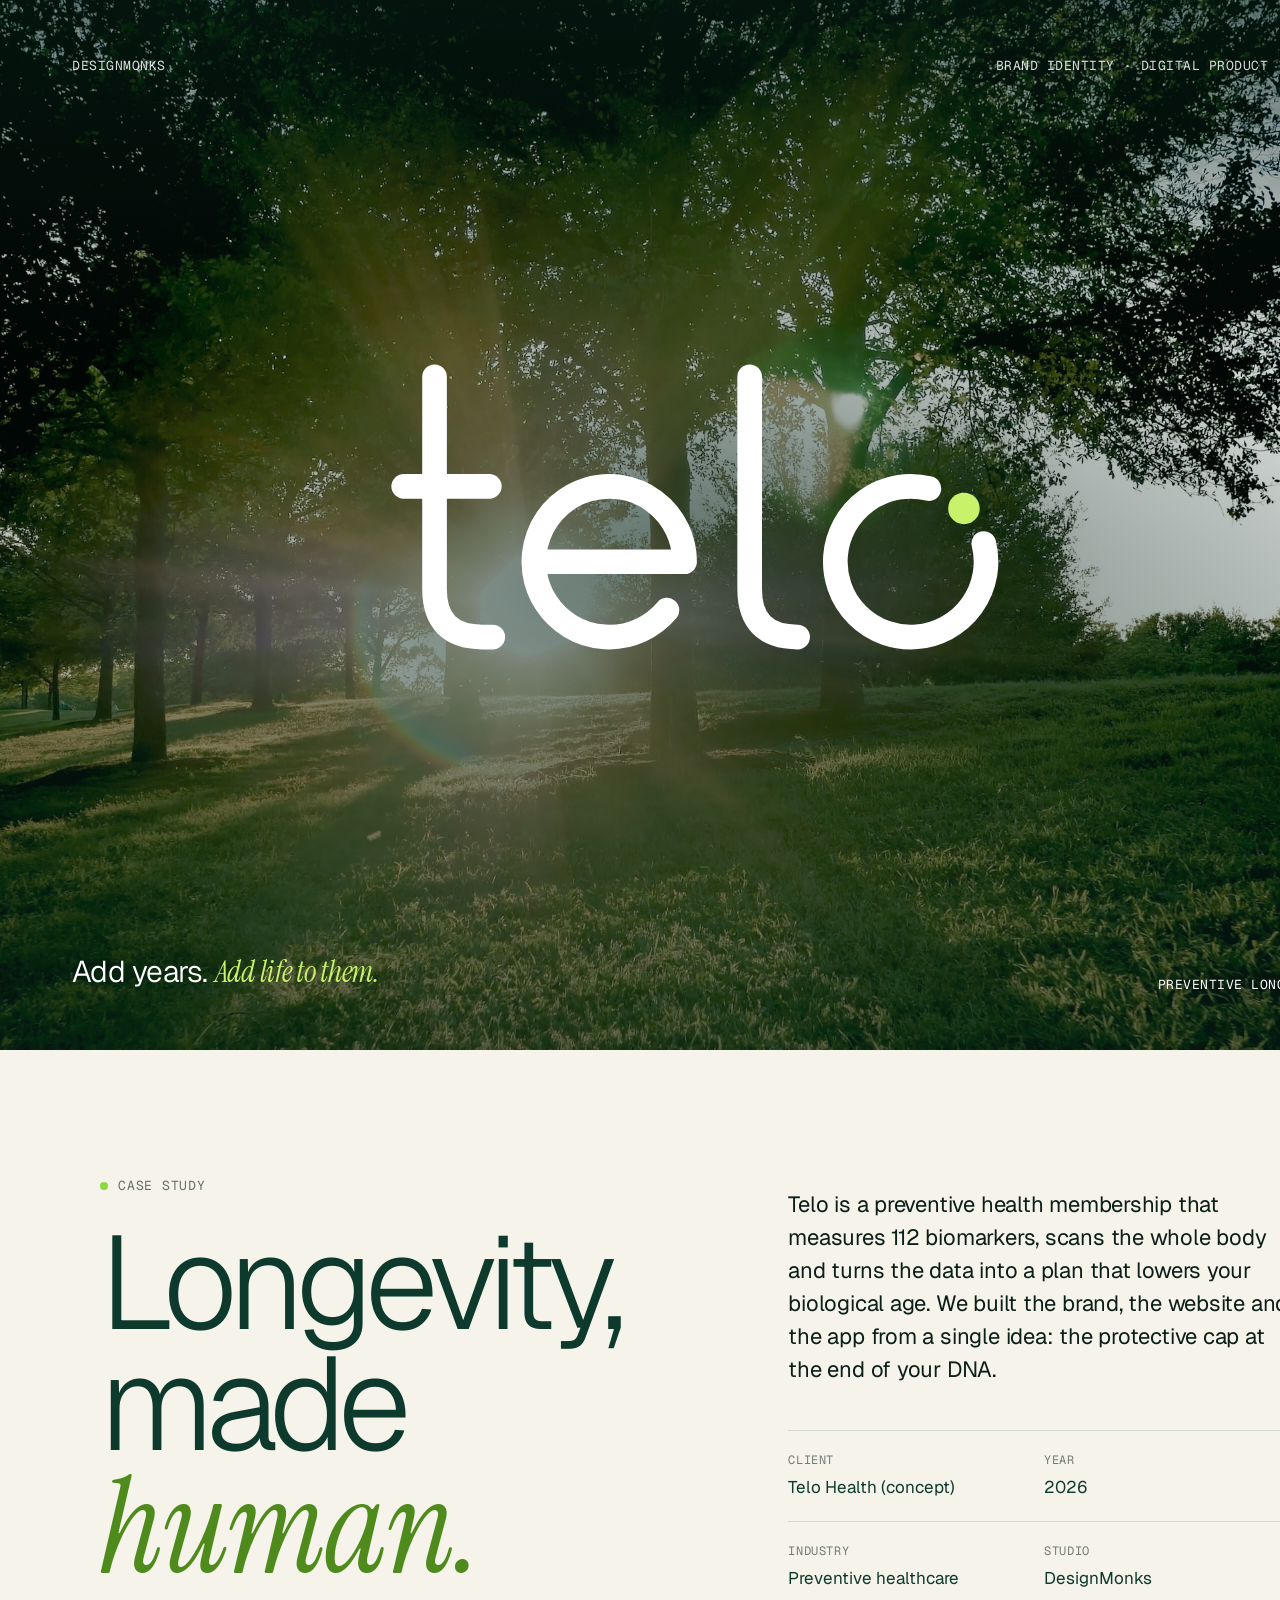
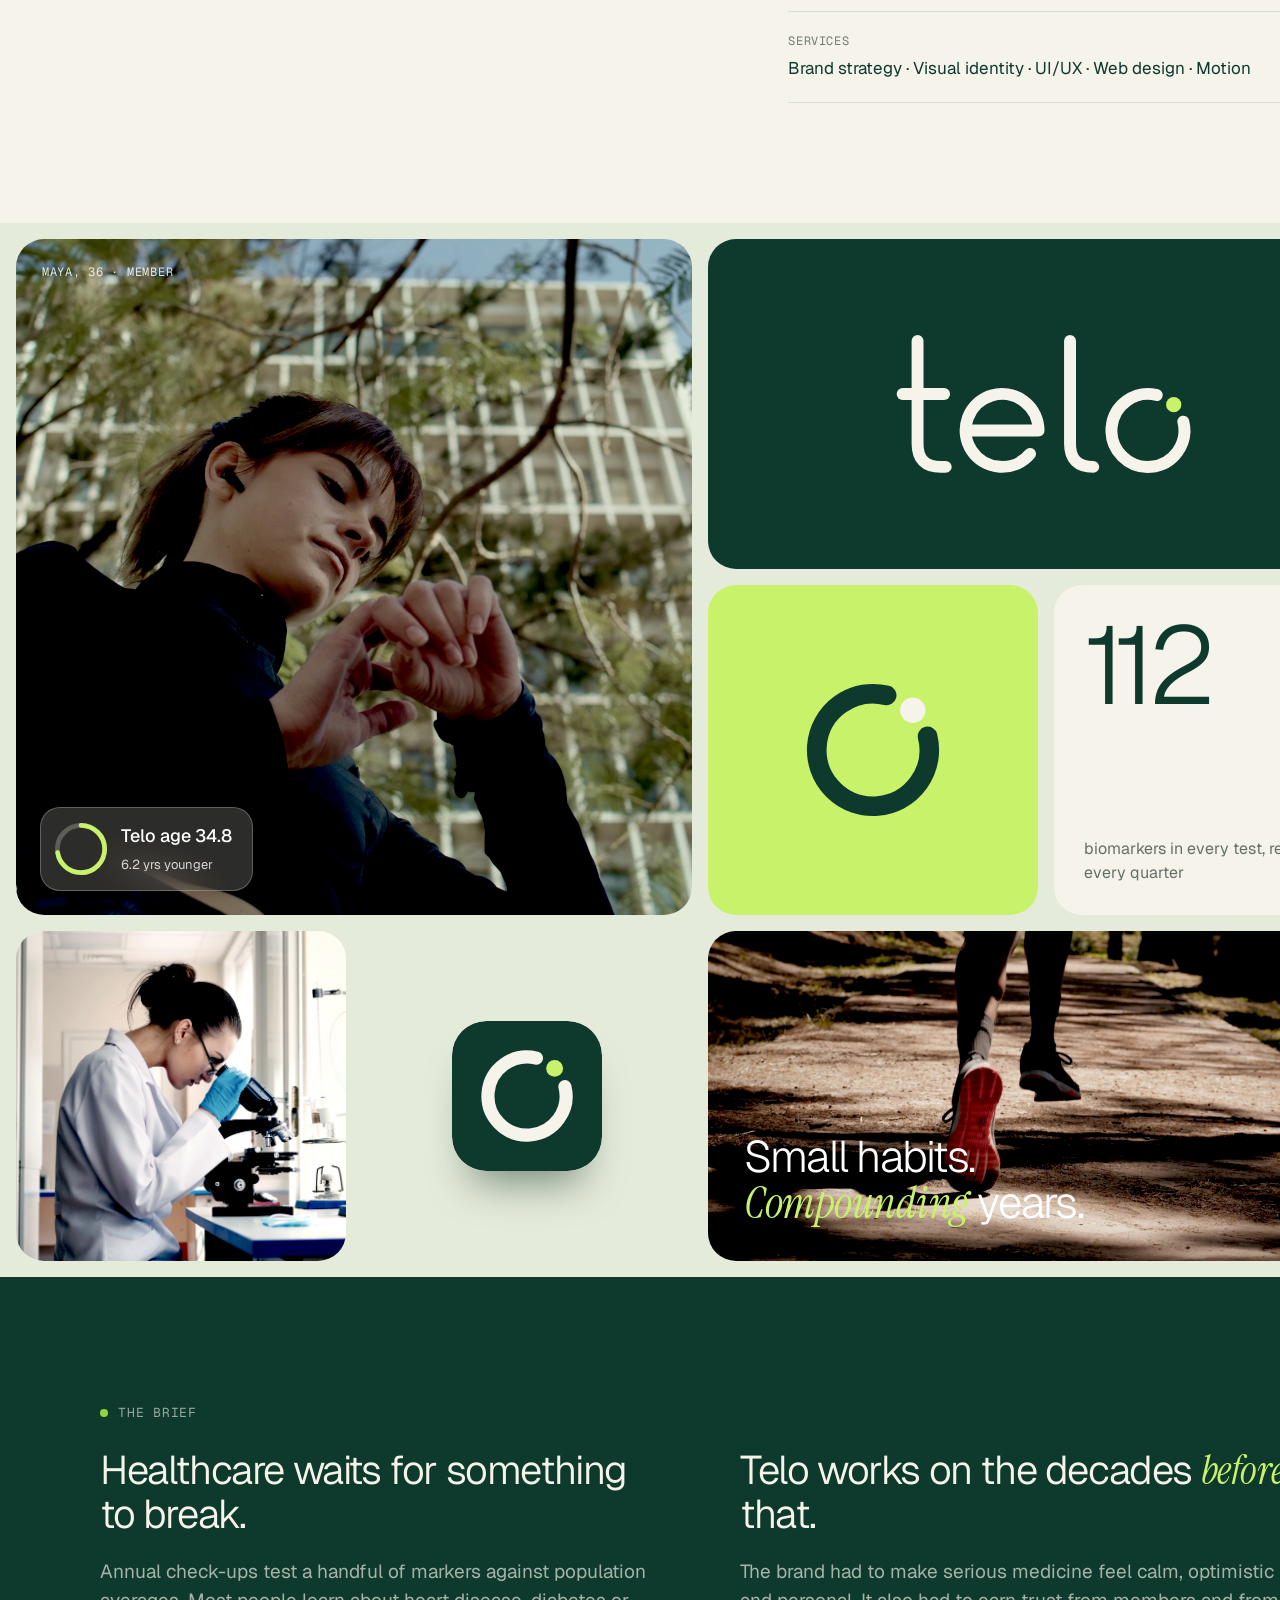
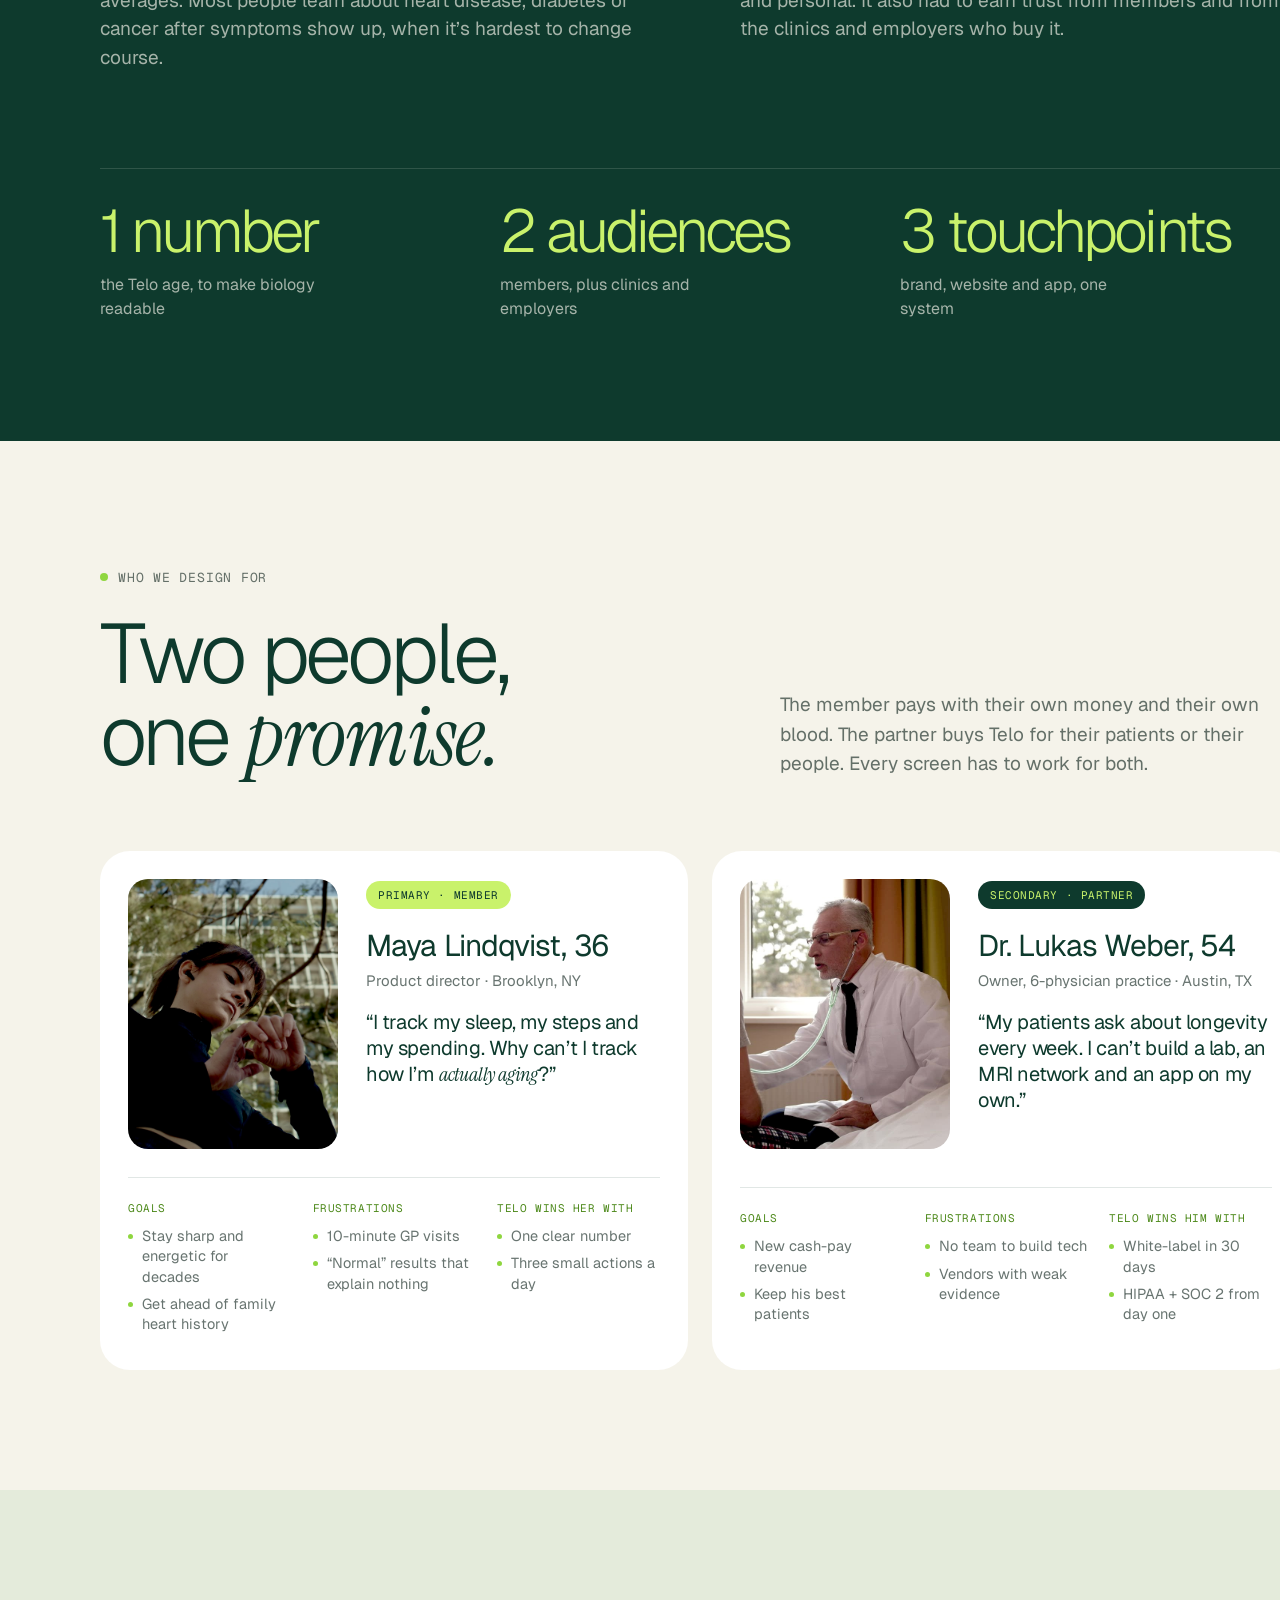
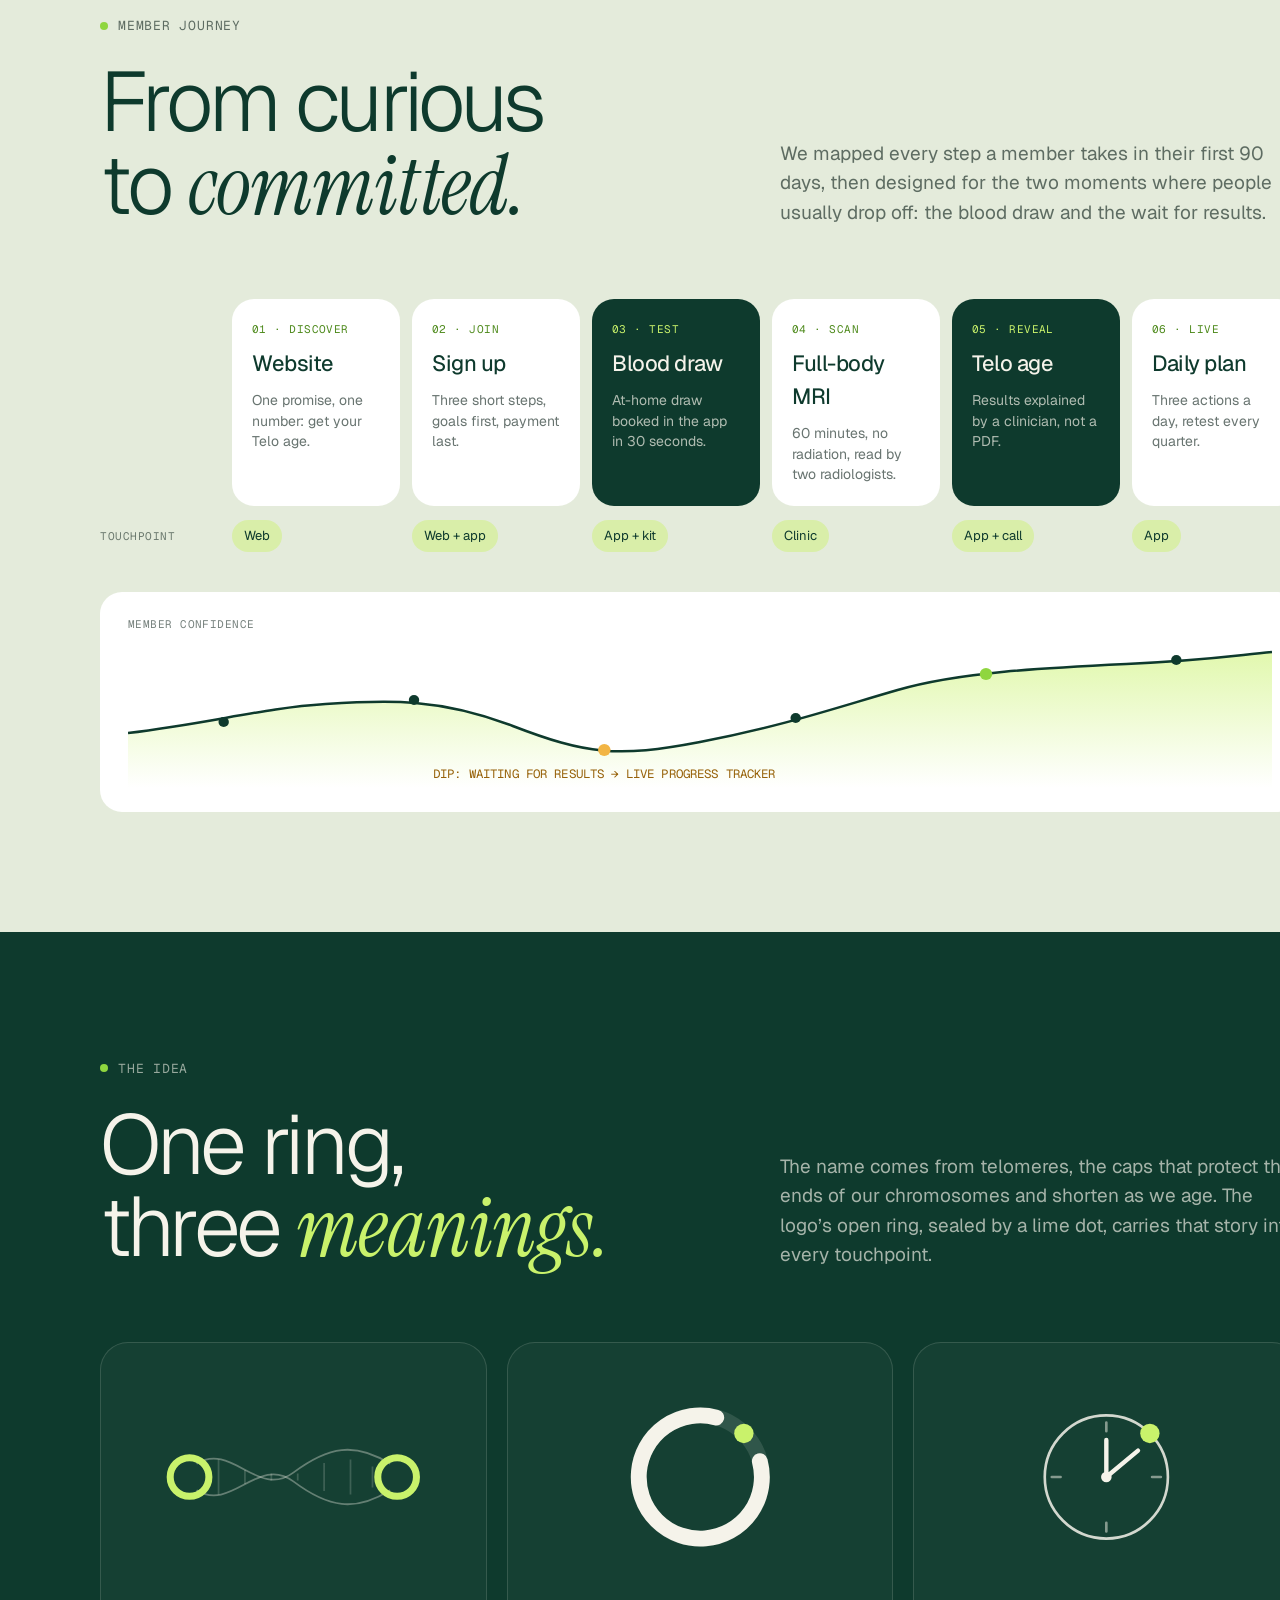
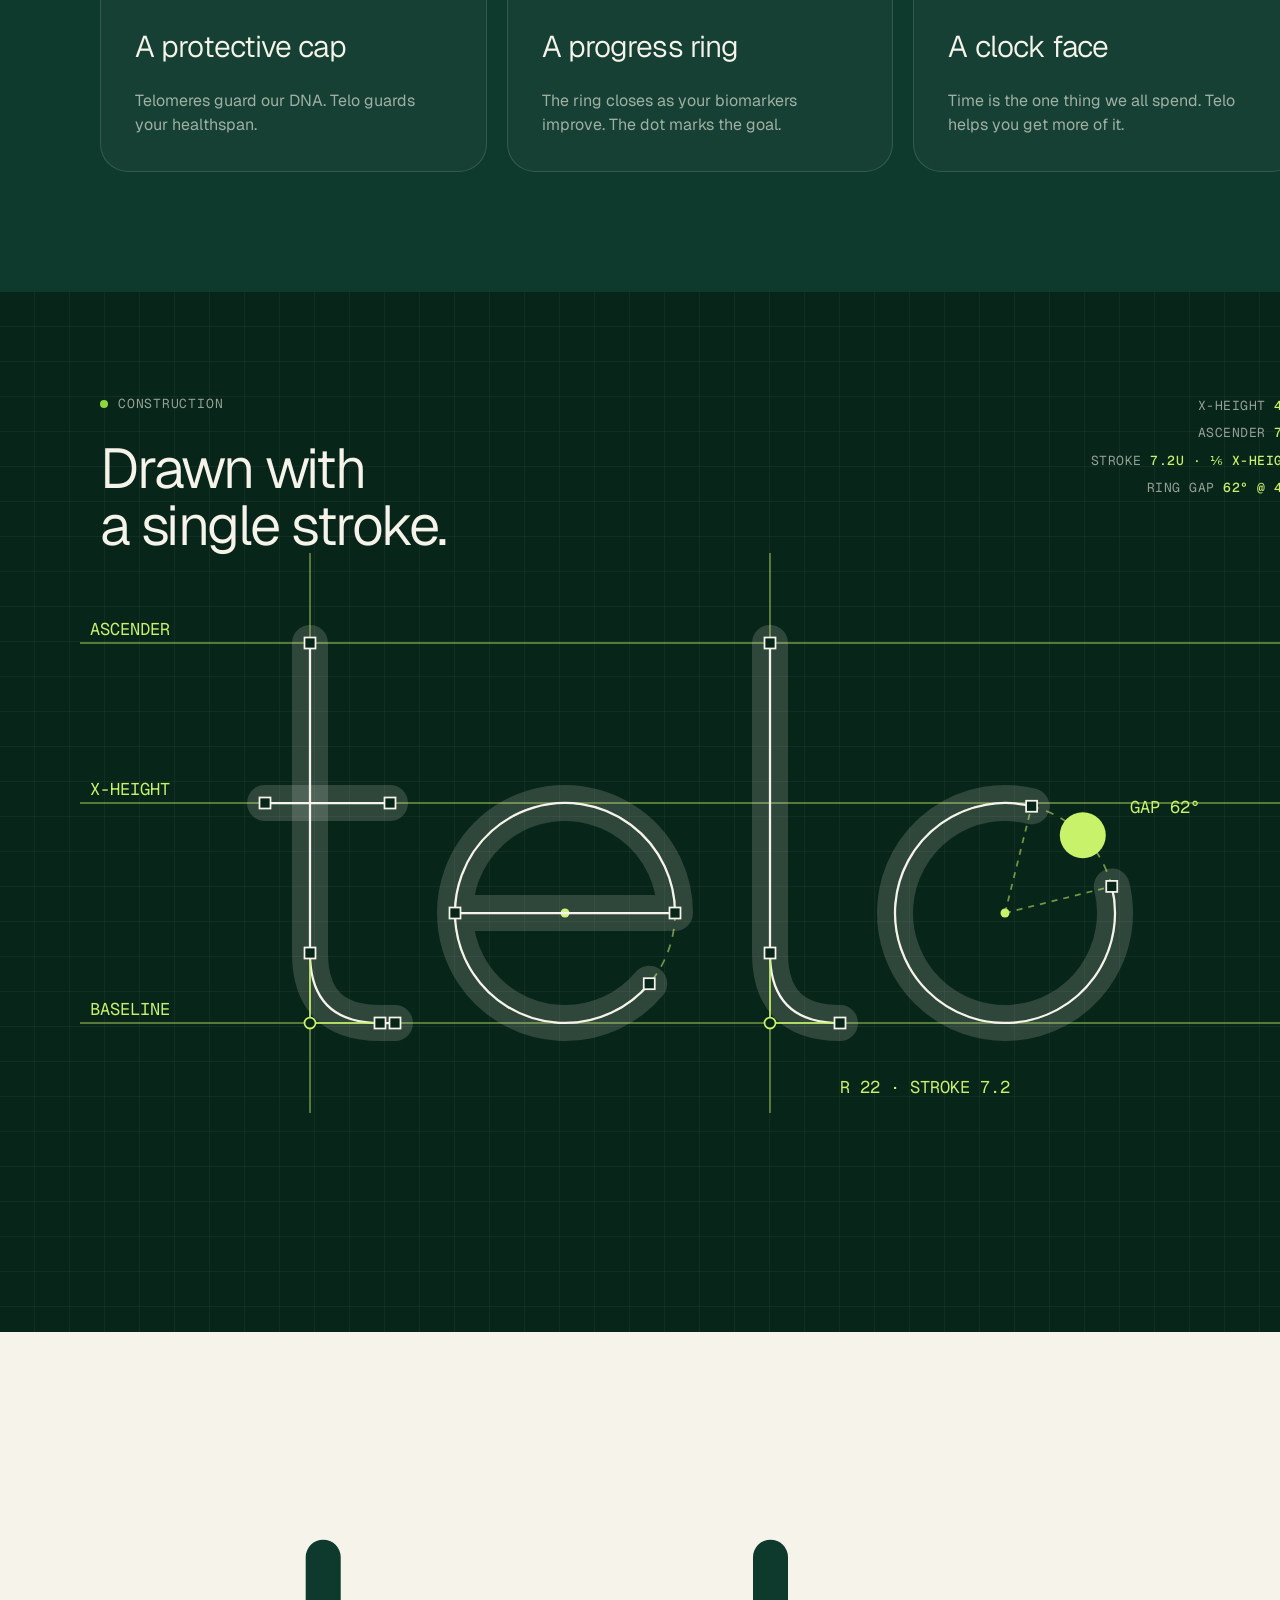
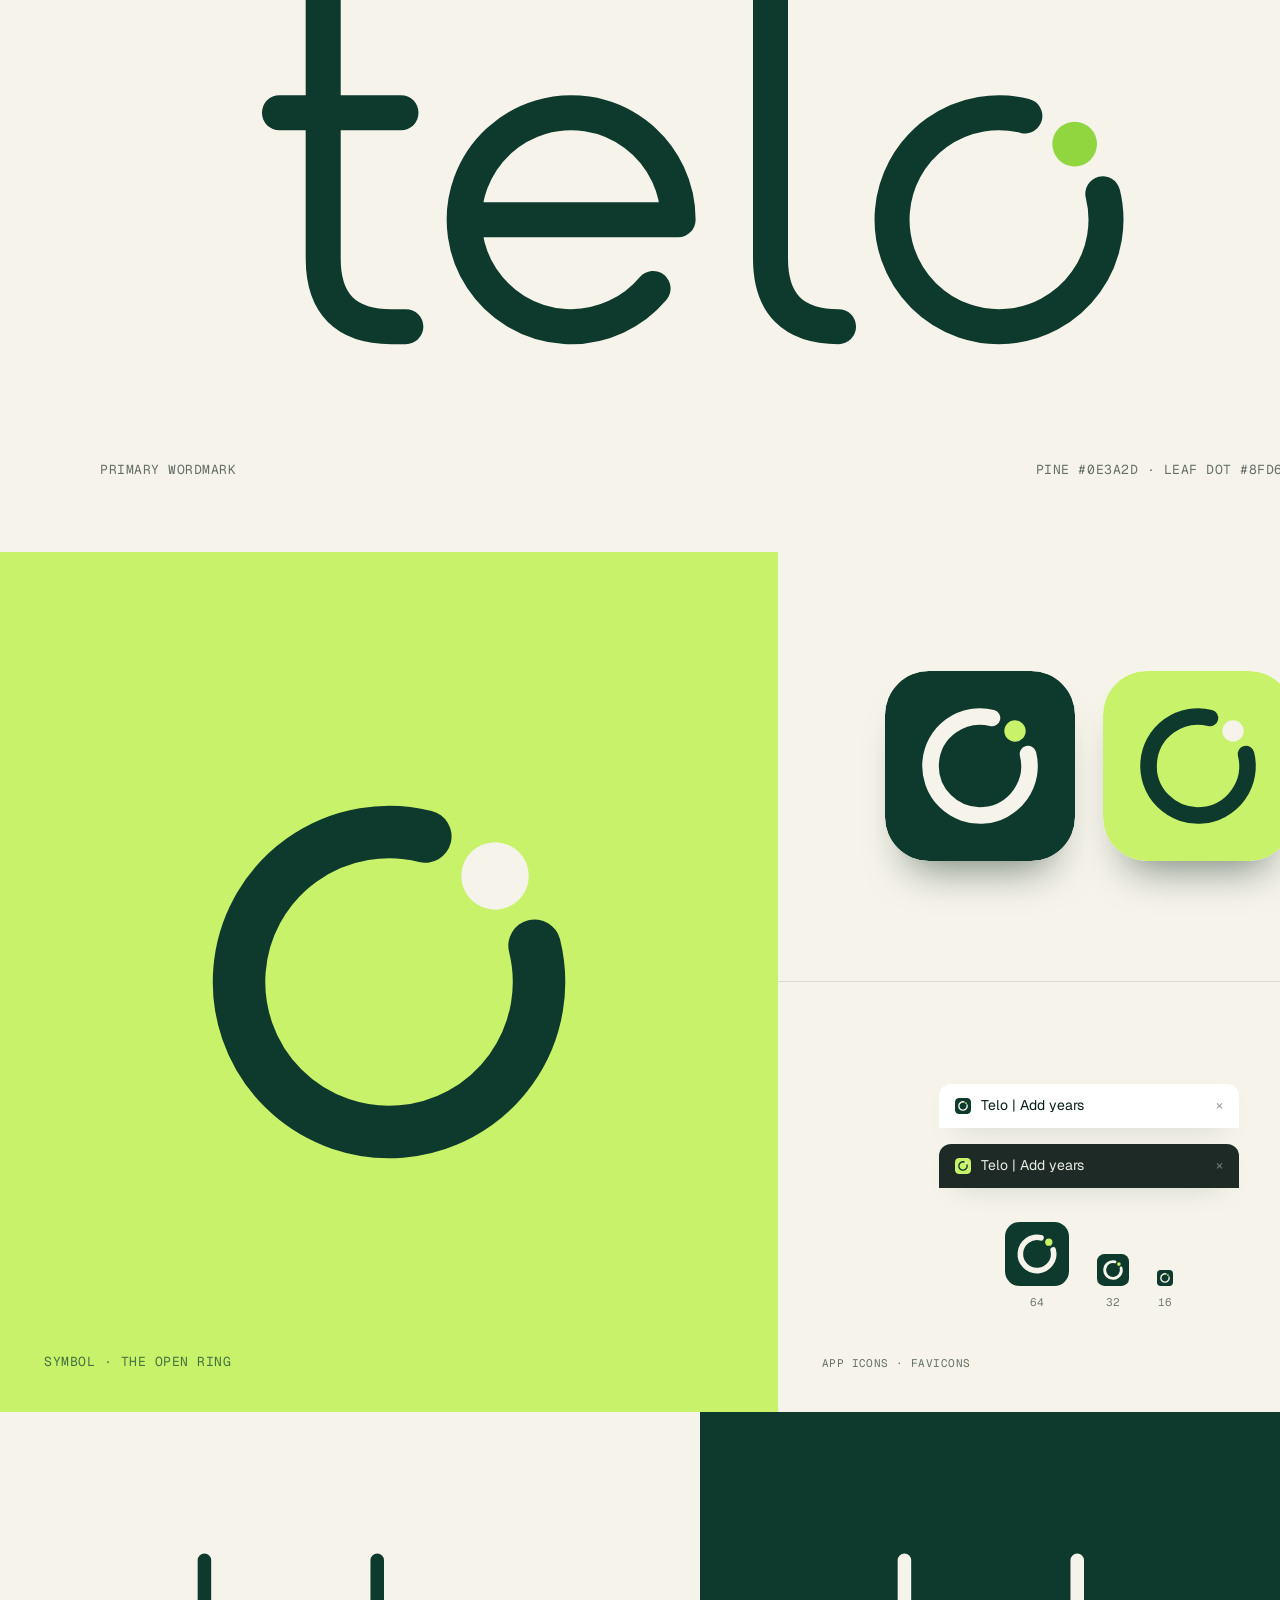
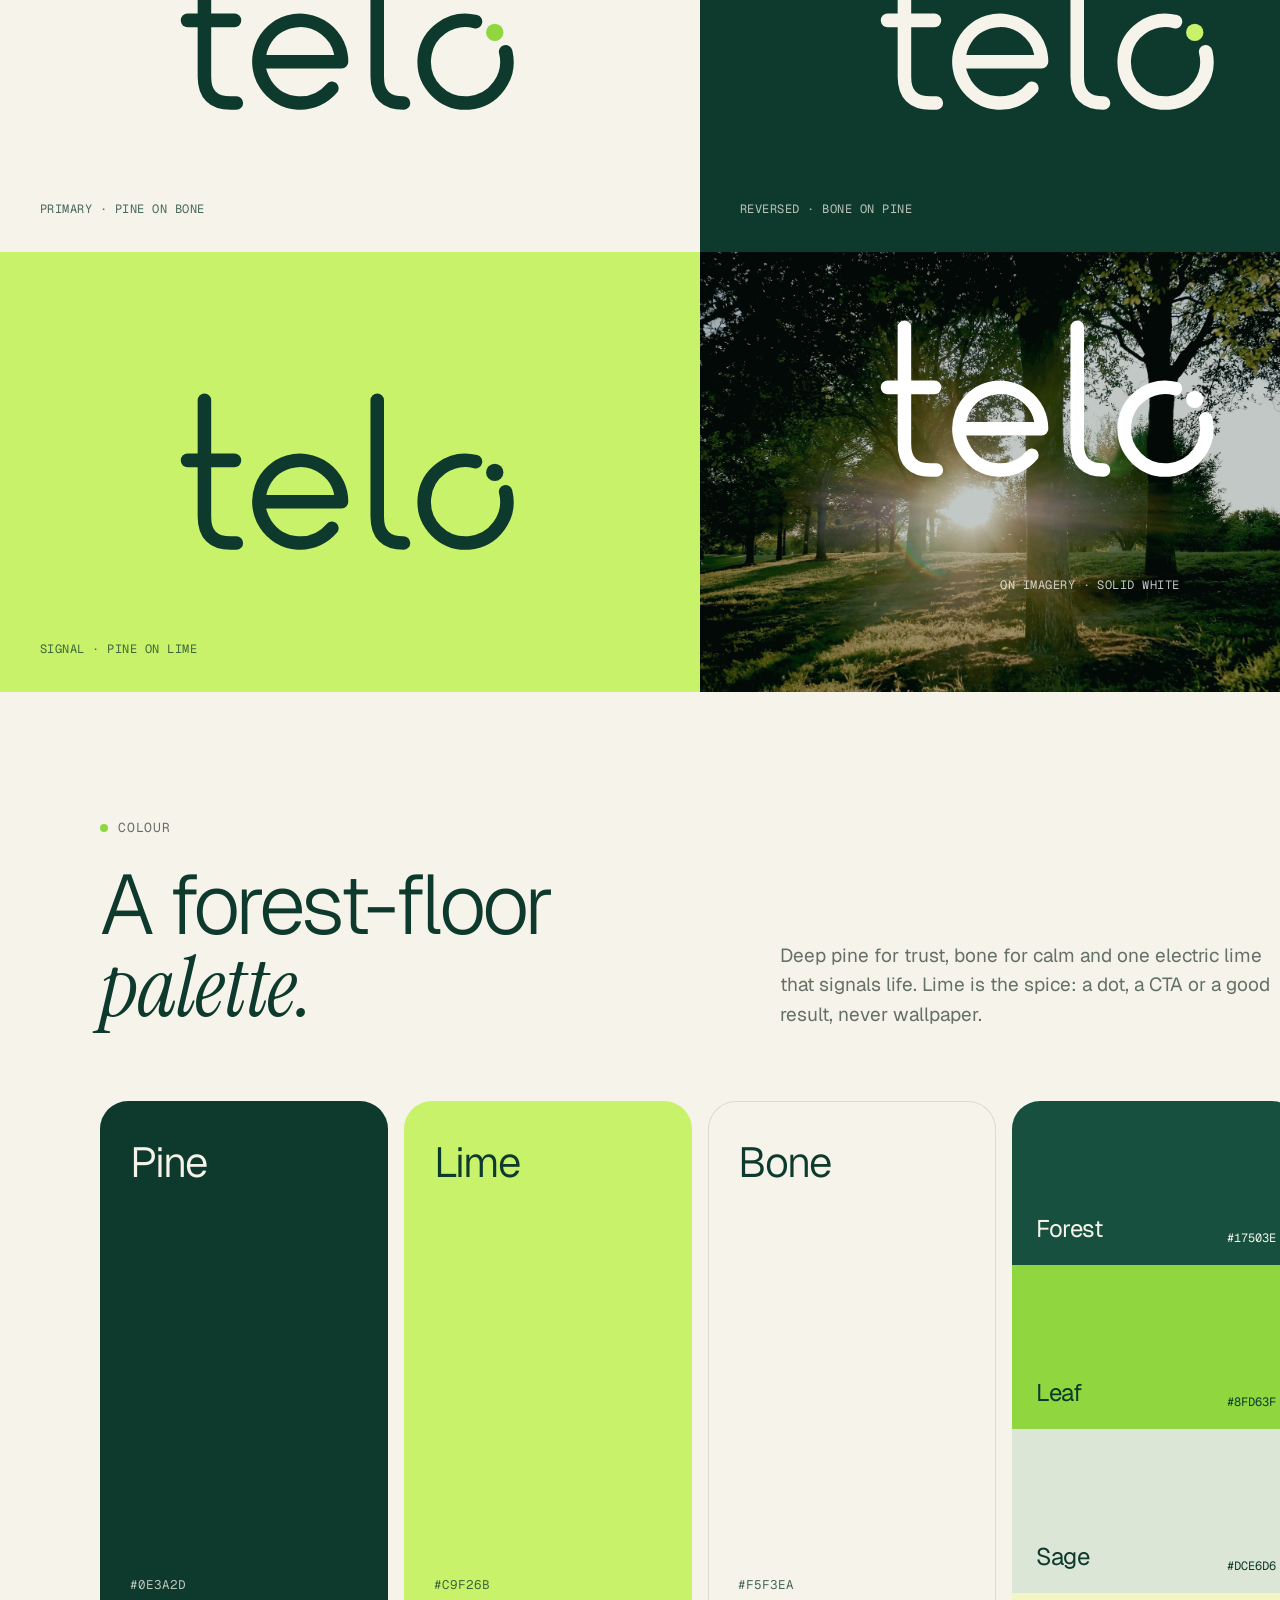
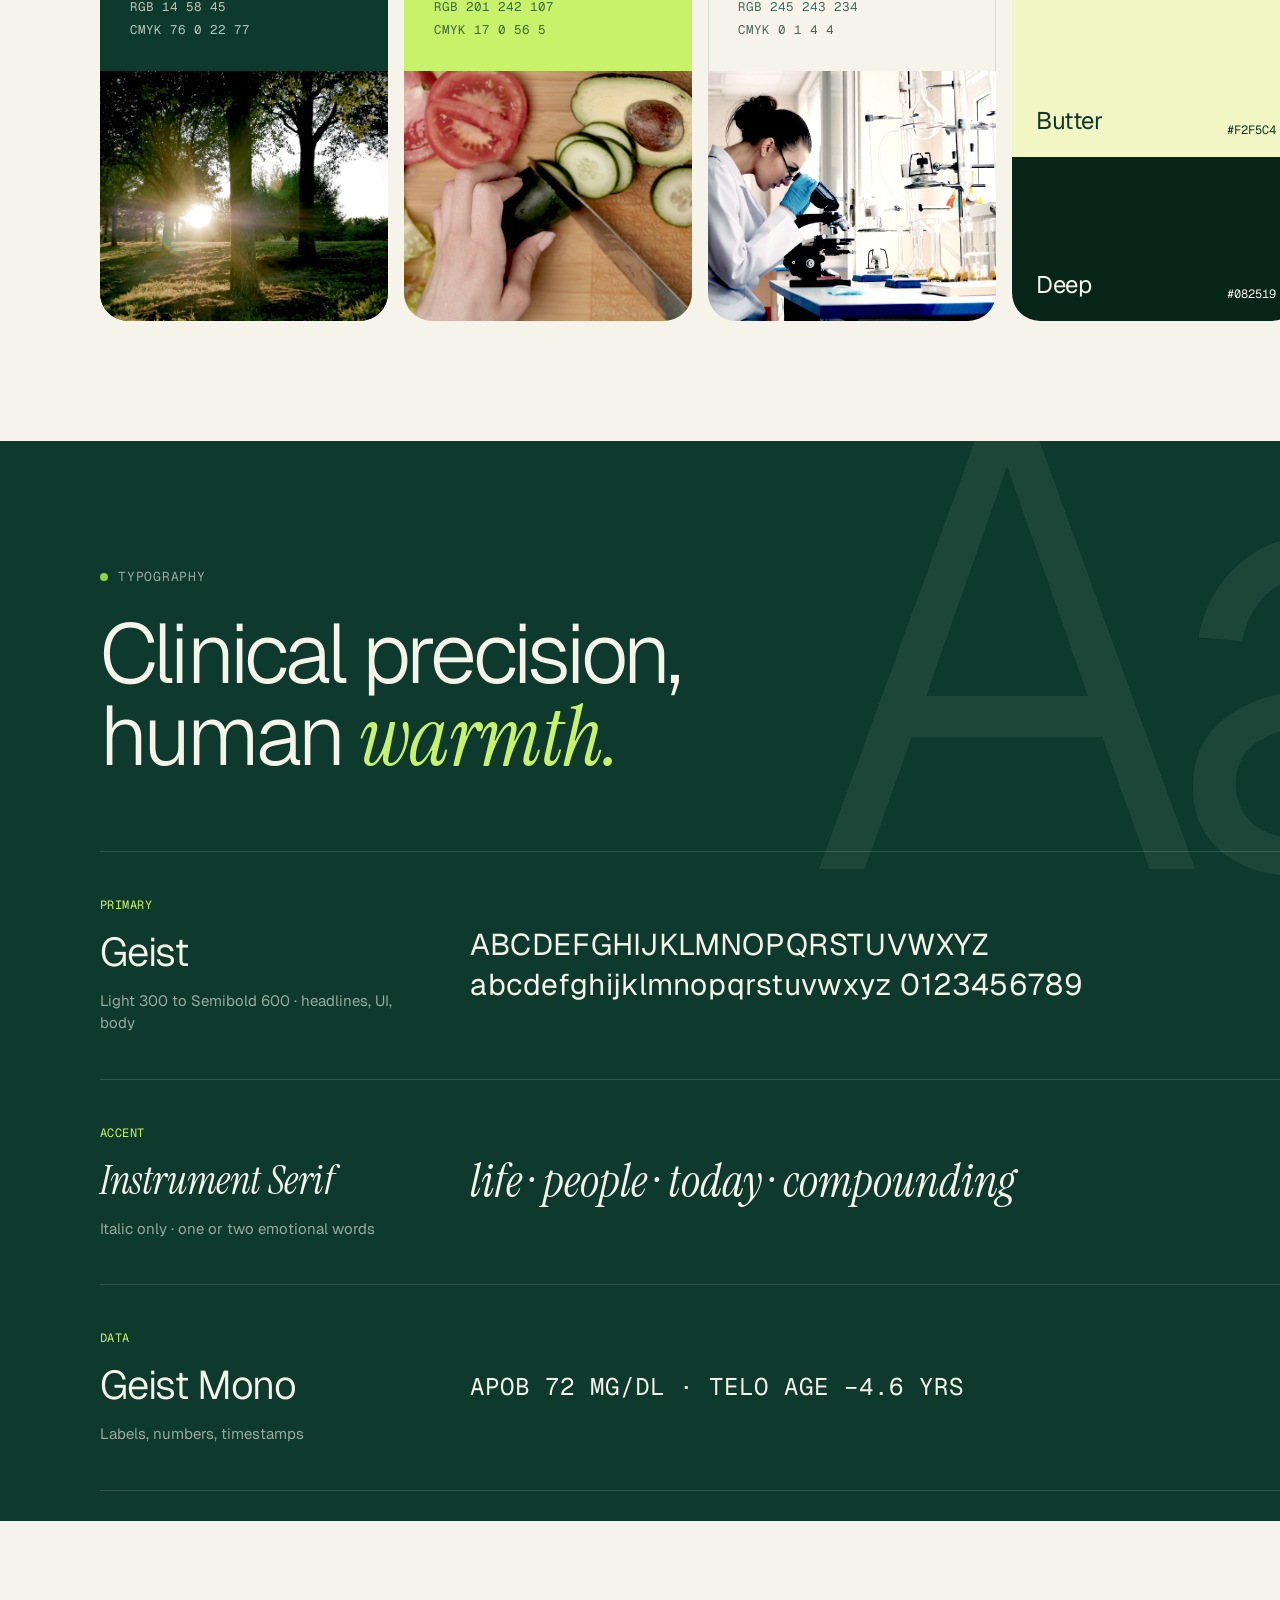
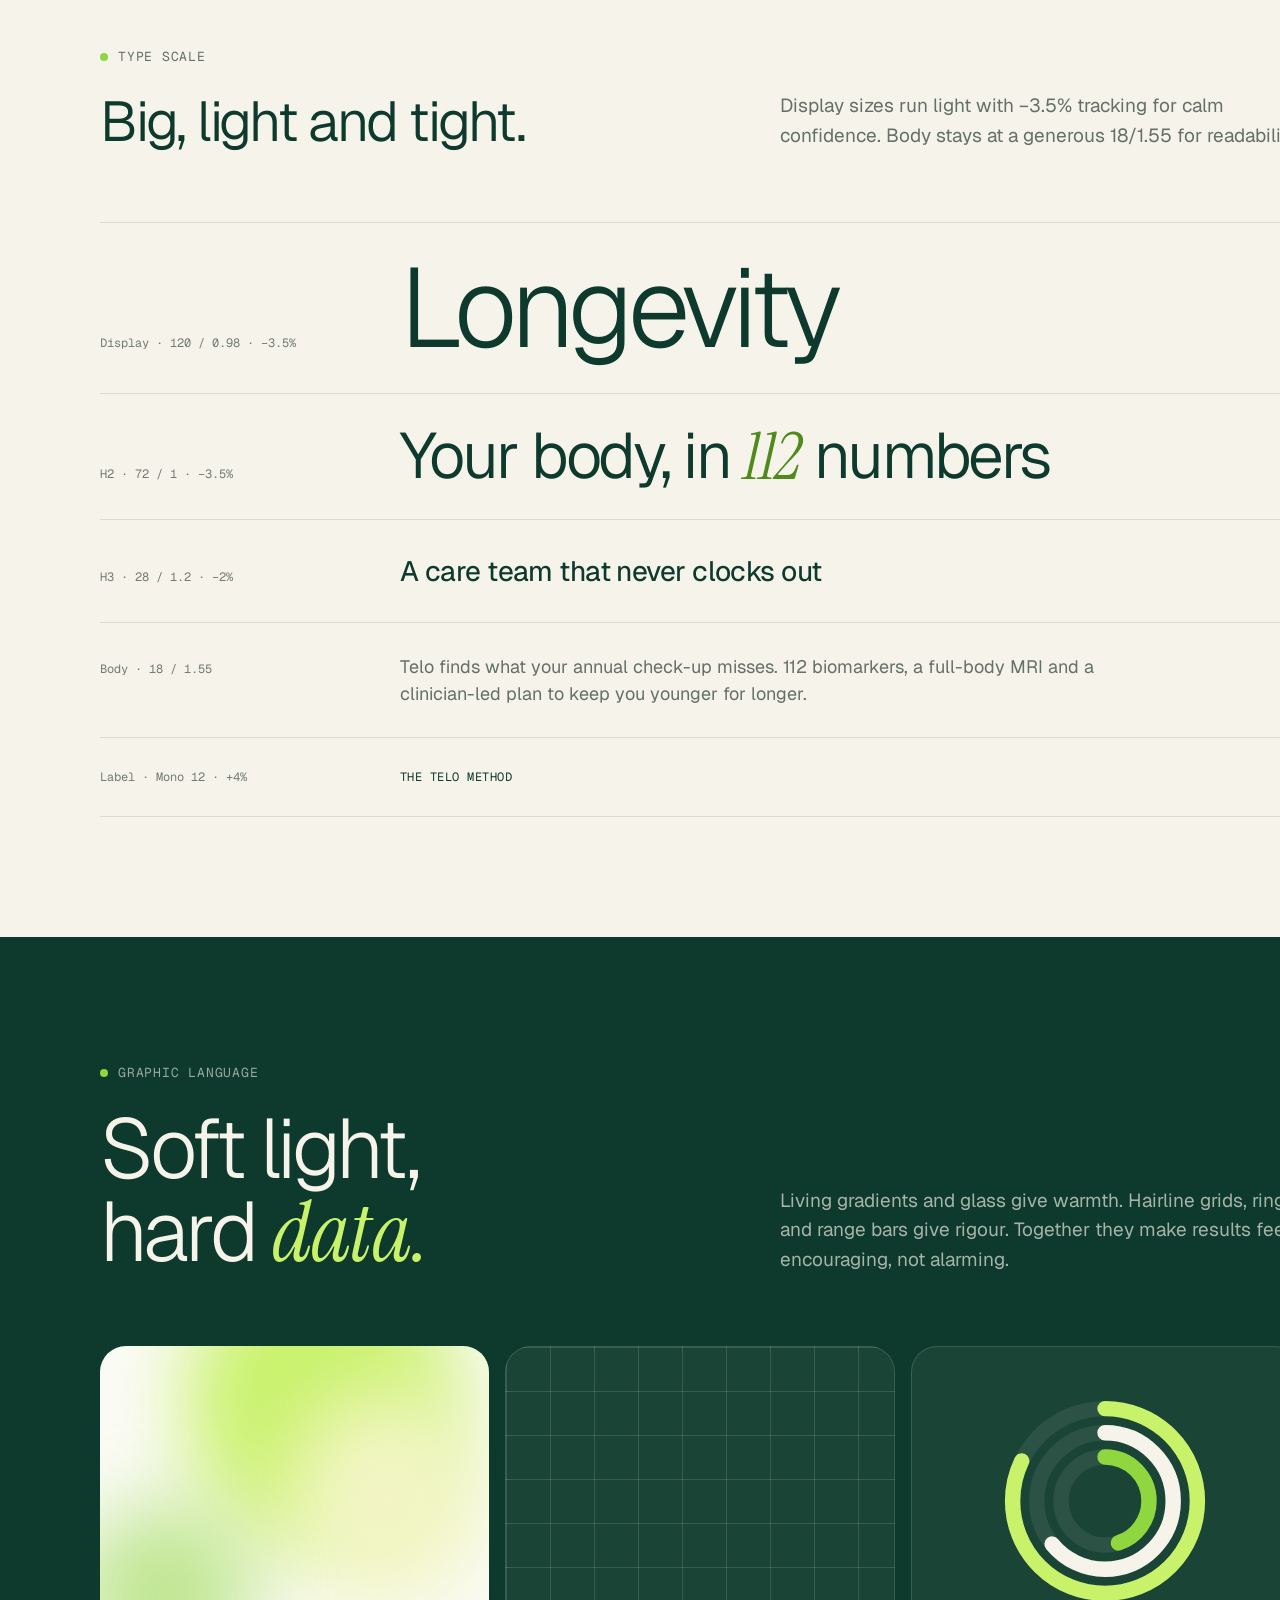
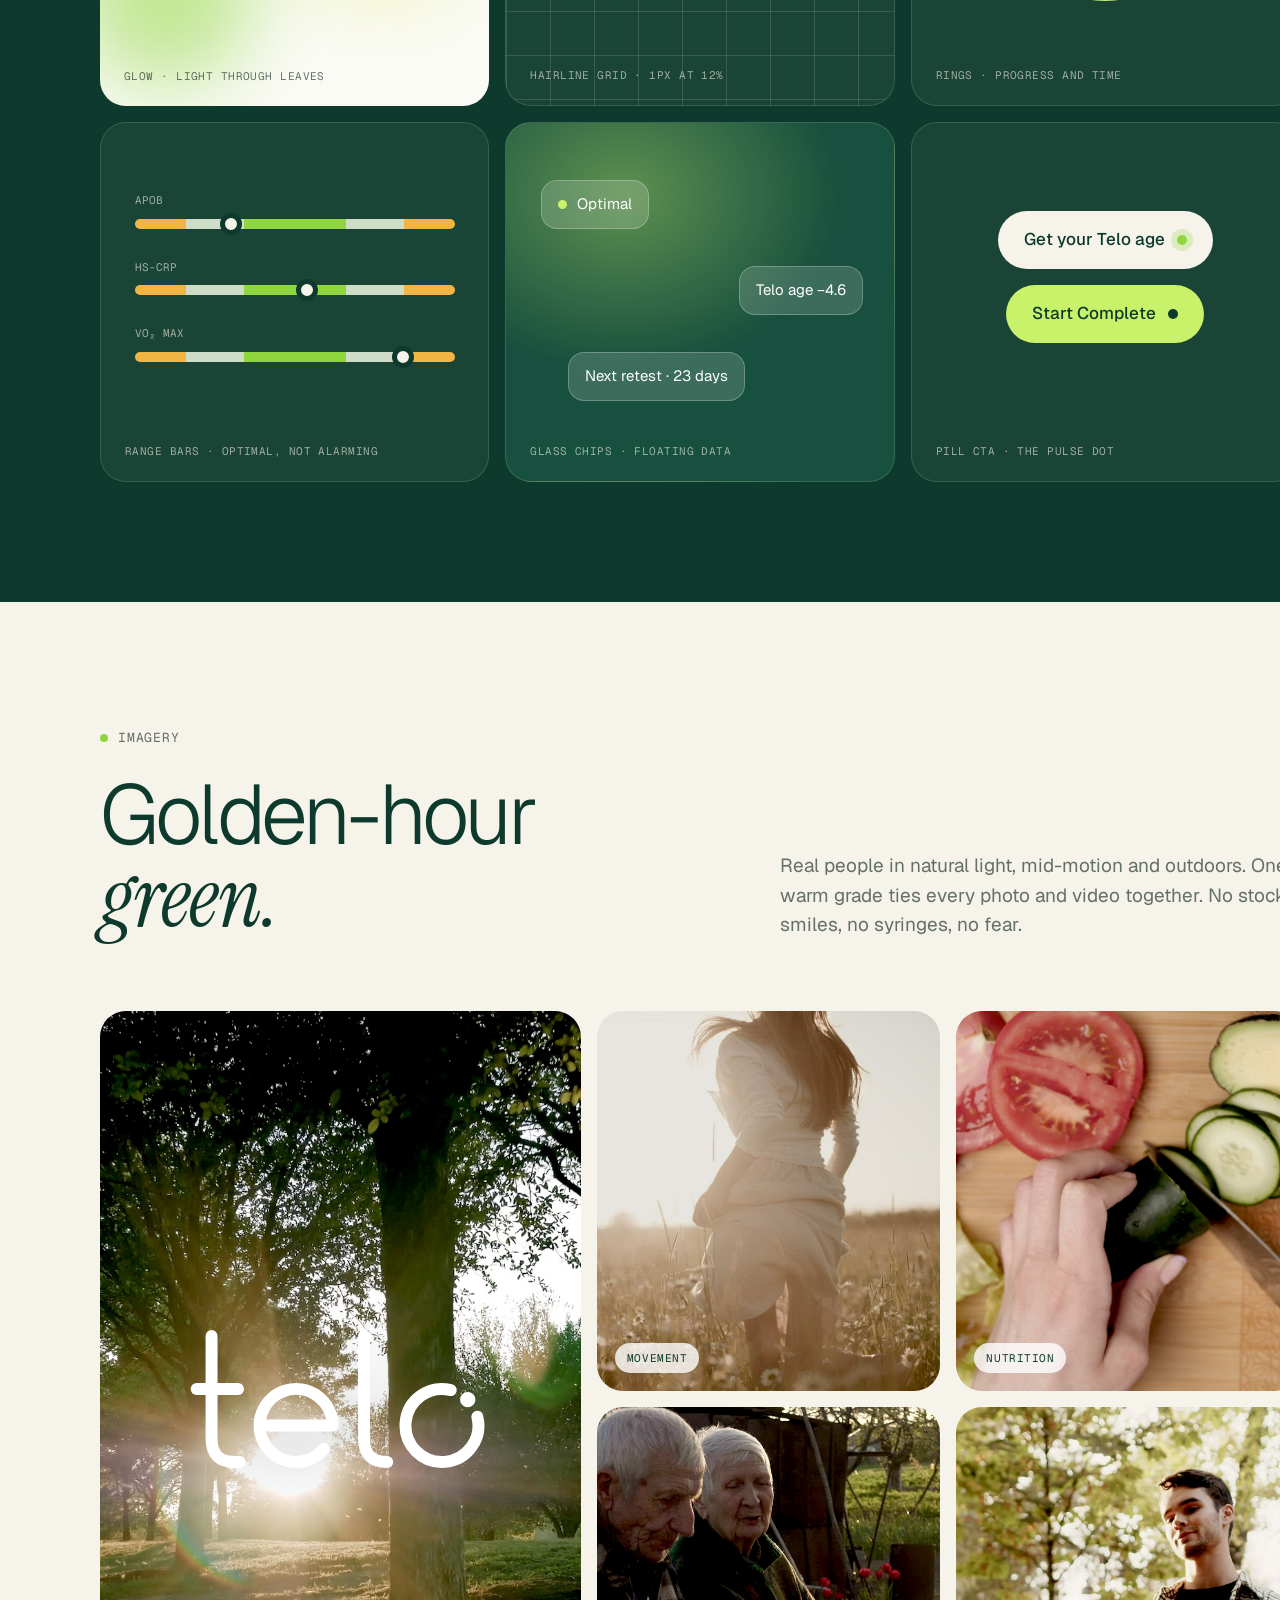
<file: behance/index.html>
<!doctype html>
<html lang="en">
<head>
<meta charset="utf-8">
<meta name="viewport" content="width=1400">
<title>Telo | Brand Identity &amp; Digital Product | DesignMonks</title>
<link rel="preconnect" href="https://fonts.googleapis.com">
<link rel="preconnect" href="https://fonts.gstatic.com" crossorigin>
<link href="https://fonts.googleapis.com/css2?family=Geist:wght@300..600&family=Geist+Mono:wght@400;500&family=Instrument+Serif:ital@0;1&display=swap" rel="stylesheet">
<link rel="stylesheet" href="css/tokens.css">
<link rel="stylesheet" href="css/app.css">
<link rel="stylesheet" href="css/pres.css">
</head>
<body>
<main class="deck">

<!-- 01 COVER -->
<section class="m cover" data-name="01-cover">
  <img class="cover__bg" src="assets/photos/cover-sunrise.jpg" alt="">
  <div class="cover__shade"></div>
  <div class="cover__top mono"><span>DesignMonks</span><span>Brand Identity · Digital Product · 2026</span></div>
  <svg class="wm cover__wm" viewBox="-1 18 181 88" fill="none" aria-label="telo"><g stroke="currentColor" stroke-width="7.2" stroke-linecap="round" stroke-linejoin="round"><path d="M12 24V86Q12 100 26 100H29"/><path d="M3 56H28"/><path d="M41 78H85A22 22 0 1 0 79.85 92.14"/><path d="M104 24V86Q104 100 118 100"/><path d="M172.35 72.68A22 22 0 1 1 156.32 56.65"/></g><circle cx="166.56" cy="62.44" r="4.6" fill="#C9F26B"/></svg>
  <div class="cover__bot"><p>Add years. <em>Add life to them.</em></p><p class="mono">Preventive longevity</p></div>
</section>

<!-- 02 INTRO -->
<section class="m pad intro" data-name="02-intro">
  <div>
    <p class="tag">Case study</p>
    <h1 class="t-xl" style="color:var(--pine)">Longevity,<br>made <em>human.</em></h1>
  </div>
  <div class="intro__right">
    <p>Telo is a preventive health membership that measures 112 biomarkers, scans the whole body and turns the data into a plan that lowers your biological age. We built the brand, the website and the app from a single idea: the protective cap at the end of your DNA.</p>
    <div class="meta">
      <div><p class="k">Client</p><p class="v">Telo Health (concept)</p></div>
      <div><p class="k">Year</p><p class="v">2026</p></div>
      <div><p class="k">Industry</p><p class="v">Preventive healthcare</p></div>
      <div><p class="k">Studio</p><p class="v">DesignMonks</p></div>
      <div style="grid-column:1/-1"><p class="k">Services</p><p class="v">Brand strategy · Visual identity · UI/UX · Web design · Motion</p></div>
    </div>
  </div>
</section>

<!-- 03 BENTO -->
<section class="m m--sage bento" data-name="03-brand-world">
  <div class="b b--maya"><img class="ph" src="assets/photos/maya.jpg" alt=""><p class="b__label">Maya, 36 · member</p>
    <div class="b__chip"><svg class="rg" viewBox="0 0 52 52" width="52" height="52" fill="none"><circle cx="26" cy="26" r="23.66" stroke="rgba(245,243,234,.25)" stroke-width="4.68"/><circle cx="26" cy="26" r="23.66" stroke="#C9F26B" stroke-width="4.68" stroke-linecap="round" stroke-dasharray="148.66" stroke-dashoffset="41.62" transform="rotate(-90 26 26)"/></svg><div><b>Telo age 34.8</b><span>6.2 yrs younger</span></div></div></div>
  <div class="b b--wm"><svg class="wm" viewBox="-1 18 181 88" fill="none" aria-label="telo"><g stroke="currentColor" stroke-width="7.2" stroke-linecap="round" stroke-linejoin="round"><path d="M12 24V86Q12 100 26 100H29"/><path d="M3 56H28"/><path d="M41 78H85A22 22 0 1 0 79.85 92.14"/><path d="M104 24V86Q104 100 118 100"/><path d="M172.35 72.68A22 22 0 1 1 156.32 56.65"/></g><circle cx="166.56" cy="62.44" r="4.6" fill="#C9F26B"/></svg></div>
  <div class="b b--ring"><svg viewBox="0 0 64 64" fill="none"><path d="M55.29 26.19A24 24 0 1 1 37.81 8.71" stroke="currentColor" stroke-width="8.4" stroke-linecap="round"/><circle cx="48.97" cy="15.03" r="5.4" fill="#F5F3EA"/></svg></div>
  <div class="b b--stat"><b>112</b><p>biomarkers in every test, re-checked every quarter</p></div>
  <div class="b b--lab"><img class="ph" src="assets/photos/lab.jpg" alt="" style="object-position:30% 40%"></div>
  <div class="b b--icon"><img src="assets/telo-appicon.svg" alt="Telo app icon"></div>
  <div class="b b--run"><img class="ph" src="assets/photos/run.jpg" alt=""><p class="b__quote">Small habits.<br><em>Compounding</em> years.</p></div>
</section>

<!-- 04 CHALLENGE -->
<section class="m m--pine pad" data-name="04-challenge">
  <p class="tag">The brief</p>
  <div class="chal">
    <div class="chal__col"><h3>Healthcare waits for something to break.</h3><p>Annual check-ups test a handful of markers against population averages. Most people learn about heart disease, diabetes or cancer after symptoms show up, when it’s hardest to change course.</p></div>
    <div class="chal__col"><h3>Telo works on the decades <em class="lime">before</em> that.</h3><p>The brand had to make serious medicine feel calm, optimistic and personal. It also had to earn trust from members and from the clinics and employers who buy it.</p></div>
  </div>
  <div class="chal__nums">
    <div><b>1 number</b><span>the Telo age, to make biology readable</span></div>
    <div><b>2 audiences</b><span>members, plus clinics and employers</span></div>
    <div><b>3 touchpoints</b><span>brand, website and app, one system</span></div>
  </div>
</section>

<!-- 05 PERSONAS -->
<section class="m pad" data-name="05-personas">
  <div class="head"><div><p class="tag">Who we design for</p><h2 class="t-l" style="color:var(--pine)">Two people,<br>one <em>promise.</em></h2></div><p class="cap">The member pays with their own money and their own blood. The partner buys Telo for their patients or their people. Every screen has to work for both.</p></div>
  <div class="pers">
    <article class="pc">
      <img src="assets/photos/maya.jpg" alt="" style="object-position:42% 30%">
      <div><span class="pc__tag">Primary · member</span><h3>Maya Lindqvist, 36</h3><p class="pc__role">Product director · Brooklyn, NY</p><blockquote>“I track my sleep, my steps and my spending. Why can’t I track how I’m <em>actually aging</em>?”</blockquote></div>
      <div class="pc__cols">
        <div><p>Goals</p><ul><li>Stay sharp and energetic for decades</li><li>Get ahead of family heart history</li></ul></div>
        <div><p>Frustrations</p><ul><li>10-minute GP visits</li><li>“Normal” results that explain nothing</li></ul></div>
        <div><p>Telo wins her with</p><ul><li>One clear number</li><li>Three small actions a day</li></ul></div>
      </div>
    </article>
    <article class="pc pc--b">
      <img src="assets/photos/clinician.jpg" alt="" style="object-position:72% 30%">
      <div><span class="pc__tag">Secondary · partner</span><h3>Dr. Lukas Weber, 54</h3><p class="pc__role">Owner, 6-physician practice · Austin, TX</p><blockquote>“My patients ask about longevity every week. I can’t build a lab, an MRI network and an app on my own.”</blockquote></div>
      <div class="pc__cols">
        <div><p>Goals</p><ul><li>New cash-pay revenue</li><li>Keep his best patients</li></ul></div>
        <div><p>Frustrations</p><ul><li>No team to build tech</li><li>Vendors with weak evidence</li></ul></div>
        <div><p>Telo wins him with</p><ul><li>White-label in 30 days</li><li>HIPAA + SOC 2 from day one</li></ul></div>
      </div>
    </article>
  </div>
</section>

<!-- 06 JOURNEY -->
<section class="m m--sage pad" data-name="06-journey">
  <div class="head"><div><p class="tag">Member journey</p><h2 class="t-l" style="color:var(--pine)">From curious<br>to <em>committed.</em></h2></div><p class="cap">We mapped every step a member takes in their first 90 days, then designed for the two moments where people usually drop off: the blood draw and the wait for results.</p></div>
  <div class="jr">
    <div class="jr__steps">
      <div class="jr__s"><span class="mono">01 · Discover</span><h4>Website</h4><p>One promise, one number: get your Telo age.</p></div>
      <div class="jr__s"><span class="mono">02 · Join</span><h4>Sign up</h4><p>Three short steps, goals first, payment last.</p></div>
      <div class="jr__s jr__s--hi"><span class="mono">03 · Test</span><h4>Blood draw</h4><p>At-home draw booked in the app in 30 seconds.</p></div>
      <div class="jr__s"><span class="mono">04 · Scan</span><h4>Full-body MRI</h4><p>60 minutes, no radiation, read by two radiologists.</p></div>
      <div class="jr__s jr__s--hi"><span class="mono">05 · Reveal</span><h4>Telo age</h4><p>Results explained by a clinician, not a PDF.</p></div>
      <div class="jr__s"><span class="mono">06 · Live</span><h4>Daily plan</h4><p>Three actions a day, retest every quarter.</p></div>
    </div>
    <div class="jr__touch"><span>Touchpoint</span><i>Web</i><i>Web + app</i><i>App + kit</i><i>Clinic</i><i>App + call</i><i>App</i></div>
    <div class="jr__emo"><p class="mono">Member confidence</p>
      <svg viewBox="0 0 1100 150" preserveAspectRatio="none"><defs><linearGradient id="emo" x1="0" y1="0" x2="0" y2="1"><stop offset="0" stop-color="#C9F26B" stop-opacity=".55"/><stop offset="1" stop-color="#C9F26B" stop-opacity="0"/></linearGradient></defs>
        <path d="M0 95 C80 85 130 70 190 66 S300 60 370 88 S470 120 550 104 S680 70 740 52 S880 30 960 26 S1060 18 1100 14 V150 H0Z" fill="url(#emo)"/>
        <path d="M0 95 C80 85 130 70 190 66 S300 60 370 88 S470 120 550 104 S680 70 740 52 S880 30 960 26 S1060 18 1100 14" fill="none" stroke="#0E3A2D" stroke-width="2.5"/>
        <g fill="#0E3A2D"><circle cx="92" cy="84" r="5"/><circle cx="275" cy="62" r="5"/><circle cx="458" cy="112" r="6" fill="#F2B544"/><circle cx="642" cy="80" r="5"/><circle cx="825" cy="36" r="6" fill="#8FD63F"/><circle cx="1008" cy="22" r="5"/></g>
        <text x="458" y="140" font-family="Geist Mono" font-size="12" fill="#97620A" text-anchor="middle">DIP: WAITING FOR RESULTS → LIVE PROGRESS TRACKER</text>
      </svg>
    </div>
  </div>
</section>

<!-- 07 IDEA -->
<section class="m m--pine pad" data-name="07-brand-idea">
  <div class="head"><div><p class="tag">The idea</p><h2 class="t-l">One ring,<br>three <em class="lime">meanings.</em></h2></div><p class="cap">The name comes from telomeres, the caps that protect the ends of our chromosomes and shorten as we age. The logo’s open ring, sealed by a lime dot, carries that story into every touchpoint.</p></div>
  <div class="idea">
    <div class="idea__c">
      <svg viewBox="0 0 360 200"><g fill="none" stroke="rgba(245,243,234,.35)" stroke-width="2"><path d="M70 85C110 60 140 125 180 95S250 60 290 85"/><path d="M70 115C110 140 140 75 180 105S250 140 290 115"/><g stroke="rgba(245,243,234,.18)"><path d="M95 80v40M125 92v16M155 104v-8M185 96v8M215 84v32M245 80v40M270 88v24"/></g></g><circle cx="62" cy="100" r="22" fill="none" stroke="#C9F26B" stroke-width="8"/><circle cx="298" cy="100" r="22" fill="none" stroke="#C9F26B" stroke-width="8"/></svg>
      <h3>A protective cap</h3><p>Telomeres guard our DNA. Telo guards your healthspan.</p>
    </div>
    <div class="idea__c">
      <svg viewBox="0 0 360 200"><circle cx="180" cy="100" r="70" fill="none" stroke="rgba(245,243,234,.12)" stroke-width="18"/><path d="M247.6 82A70 70 0 1 1 198.1 32.4" fill="none" stroke="#F5F3EA" stroke-width="18" stroke-linecap="round"/><circle cx="229.5" cy="50.5" r="11" fill="#C9F26B"/></svg>
      <h3>A progress ring</h3><p>The ring closes as your biomarkers improve. The dot marks the goal.</p>
    </div>
    <div class="idea__c">
      <svg viewBox="0 0 360 200"><circle cx="180" cy="100" r="70" fill="none" stroke="rgba(245,243,234,.85)" stroke-width="3"/><g stroke="rgba(245,243,234,.5)" stroke-width="3" stroke-linecap="round"><path d="M180 38v10M180 152v10M118 100h10M232 100h10"/></g><path d="M180 100L180 58M180 100L216 70" stroke="#F5F3EA" stroke-width="5" stroke-linecap="round"/><circle cx="229.5" cy="50.5" r="11" fill="#C9F26B"/><circle cx="180" cy="100" r="6" fill="#F5F3EA"/></svg>
      <h3>A clock face</h3><p>Time is the one thing we all spend. Telo helps you get more of it.</p>
    </div>
  </div>
</section>

<!-- 08 CONSTRUCTION -->
<section class="m cons" data-name="08-logo-construction">
  <div class="cons__t" style="color:var(--bone)"><p class="tag">Construction</p><h2 class="t-m">Drawn with<br>a single stroke.</h2></div>
  <div class="cons__specs mono"><span>X-height <b>44u</b></span><span>Ascender <b>76u</b></span><span>Stroke <b>7.2u · ⅙ x-height</b></span><span>Ring gap <b>62° @ 45°</b></span></div>
  <svg class="cons__svg" viewBox="-34 6 248 112" fill="none"><path d="M-34 24H214" stroke="rgba(201,242,107,.55)" stroke-width=".3"/><text x="-32" y="22.4" font-family="Geist Mono" font-size="3.4" fill="#C9F26B">ASCENDER</text><path d="M-34 56H214" stroke="rgba(201,242,107,.55)" stroke-width=".3"/><text x="-32" y="54.4" font-family="Geist Mono" font-size="3.4" fill="#C9F26B">X-HEIGHT</text><path d="M-34 100H214" stroke="rgba(201,242,107,.55)" stroke-width=".3"/><text x="-32" y="98.4" font-family="Geist Mono" font-size="3.4" fill="#C9F26B">BASELINE</text><path d="M12 6V118" stroke="rgba(201,242,107,.55)" stroke-width=".3"/><path d="M104 6V118" stroke="rgba(201,242,107,.55)" stroke-width=".3"/><circle cx="63" cy="78" r="22" stroke="rgba(201,242,107,.55)" stroke-width=".35" stroke-dasharray="1.6 1.6"/><circle cx="63" cy="78" r=".9" fill="#C9F26B"/><circle cx="151" cy="78" r="22" stroke="rgba(201,242,107,.55)" stroke-width=".35" stroke-dasharray="1.6 1.6"/><circle cx="151" cy="78" r=".9" fill="#C9F26B"/><path d="M151 78L172.35 72.68M151 78L156.32 56.65" stroke="rgba(201,242,107,.55)" stroke-width=".35" stroke-dasharray="1.2 1.2"/><text x="176" y="58" font-family="Geist Mono" font-size="3.4" fill="#C9F26B">GAP 62°</text><g stroke="rgba(245,243,234,.16)" stroke-width="7.2" stroke-linecap="round" stroke-linejoin="round"><path d="M12 24V86Q12 100 26 100H29"/><path d="M3 56H28"/><path d="M41 78H85A22 22 0 1 0 79.85 92.14"/><path d="M104 24V86Q104 100 118 100"/><path d="M172.35 72.68A22 22 0 1 1 156.32 56.65"/></g><circle cx="166.56" cy="62.44" r="4.6" fill="#C9F26B"/><g stroke="#F5F3EA" stroke-width=".45" stroke-linecap="round"><path d="M12 24V86Q12 100 26 100H29"/><path d="M3 56H28"/><path d="M41 78H85A22 22 0 1 0 79.85 92.14"/><path d="M104 24V86Q104 100 118 100"/><path d="M172.35 72.68A22 22 0 1 1 156.32 56.65"/></g><path d="M12 86L12 100L26 100" stroke="#C9F26B" stroke-width=".3"/><circle cx="12" cy="100" r="1.1" fill="#082519" stroke="#C9F26B" stroke-width=".35"/><path d="M104 86L104 100L118 100" stroke="#C9F26B" stroke-width=".3"/><circle cx="104" cy="100" r="1.1" fill="#082519" stroke="#C9F26B" stroke-width=".35"/><rect x="10.9" y="22.9" width="2.2" height="2.2" fill="#082519" stroke="#F5F3EA" stroke-width=".35"/><rect x="10.9" y="84.9" width="2.2" height="2.2" fill="#082519" stroke="#F5F3EA" stroke-width=".35"/><rect x="24.9" y="98.9" width="2.2" height="2.2" fill="#082519" stroke="#F5F3EA" stroke-width=".35"/><rect x="27.9" y="98.9" width="2.2" height="2.2" fill="#082519" stroke="#F5F3EA" stroke-width=".35"/><rect x="1.9" y="54.9" width="2.2" height="2.2" fill="#082519" stroke="#F5F3EA" stroke-width=".35"/><rect x="26.9" y="54.9" width="2.2" height="2.2" fill="#082519" stroke="#F5F3EA" stroke-width=".35"/><rect x="39.9" y="76.9" width="2.2" height="2.2" fill="#082519" stroke="#F5F3EA" stroke-width=".35"/><rect x="83.9" y="76.9" width="2.2" height="2.2" fill="#082519" stroke="#F5F3EA" stroke-width=".35"/><rect x="78.75" y="91.04" width="2.2" height="2.2" fill="#082519" stroke="#F5F3EA" stroke-width=".35"/><rect x="102.9" y="22.9" width="2.2" height="2.2" fill="#082519" stroke="#F5F3EA" stroke-width=".35"/><rect x="102.9" y="84.9" width="2.2" height="2.2" fill="#082519" stroke="#F5F3EA" stroke-width=".35"/><rect x="116.9" y="98.9" width="2.2" height="2.2" fill="#082519" stroke="#F5F3EA" stroke-width=".35"/><rect x="171.25" y="71.58000000000001" width="2.2" height="2.2" fill="#082519" stroke="#F5F3EA" stroke-width=".35"/><rect x="155.22" y="55.55" width="2.2" height="2.2" fill="#082519" stroke="#F5F3EA" stroke-width=".35"/><text x="118" y="114" font-family="Geist Mono" font-size="3.4" fill="#C9F26B">R 22 · STROKE 7.2</text></svg>
</section>

<!-- 09 WORDMARK -->
<section class="m wmhero" data-name="09-wordmark">
  <svg class="wm" viewBox="-1 18 181 88" fill="none" aria-label="telo"><g stroke="currentColor" stroke-width="7.2" stroke-linecap="round" stroke-linejoin="round"><path d="M12 24V86Q12 100 26 100H29"/><path d="M3 56H28"/><path d="M41 78H85A22 22 0 1 0 79.85 92.14"/><path d="M104 24V86Q104 100 118 100"/><path d="M172.35 72.68A22 22 0 1 1 156.32 56.65"/></g><circle cx="166.56" cy="62.44" r="4.6" fill="#8FD63F"/></svg>
  <div class="wmhero__cap mono"><span>Primary wordmark</span><span>Pine #0E3A2D · Leaf dot #8FD63F</span></div>
</section>

<!-- 10 SYMBOL -->
<section class="m sym" data-name="10-symbol">
  <div class="sym__big"><svg viewBox="0 0 64 64" fill="none"><path d="M55.29 26.19A24 24 0 1 1 37.81 8.71" stroke="currentColor" stroke-width="8.4" stroke-linecap="round"/><circle cx="48.97" cy="15.03" r="5.4" fill="#F5F3EA"/></svg><span class="mono">Symbol · the open ring</span></div>
  <div class="sym__grid">
    <div class="sym__icons"><img src="assets/telo-appicon.svg" alt="App icon pine"><img src="assets/telo-appicon-lime.svg" alt="App icon lime"></div>
    <div class="sym__fav">
      <div class="tabchip"><img src="assets/telo-appicon.svg" alt="">Telo | Add years<i>×</i></div>
      <div class="tabchip tabchip--dark"><img src="assets/telo-appicon-lime.svg" alt="">Telo | Add years<i>×</i></div>
      <div class="sym__sizes"><div><img src="assets/telo-appicon.svg" width="64" alt=""><span>64</span></div><div><img src="assets/telo-appicon.svg" width="32" alt=""><span>32</span></div><div><img src="assets/telo-appicon.svg" width="16" alt=""><span>16</span></div></div>
      <span class="mono">App icons · favicons</span>
    </div>
  </div>
</section>

<!-- 11 LOGO VERSIONS -->
<section class="m lv" data-name="11-logo-versions">
  <div class="lv__a"><svg class="wm" viewBox="-1 18 181 88" fill="none" aria-label="telo"><g stroke="currentColor" stroke-width="7.2" stroke-linecap="round" stroke-linejoin="round"><path d="M12 24V86Q12 100 26 100H29"/><path d="M3 56H28"/><path d="M41 78H85A22 22 0 1 0 79.85 92.14"/><path d="M104 24V86Q104 100 118 100"/><path d="M172.35 72.68A22 22 0 1 1 156.32 56.65"/></g><circle cx="166.56" cy="62.44" r="4.6" fill="#8FD63F"/></svg><span class="mono">Primary · Pine on Bone</span></div>
  <div class="lv__b"><svg class="wm" viewBox="-1 18 181 88" fill="none" aria-label="telo"><g stroke="currentColor" stroke-width="7.2" stroke-linecap="round" stroke-linejoin="round"><path d="M12 24V86Q12 100 26 100H29"/><path d="M3 56H28"/><path d="M41 78H85A22 22 0 1 0 79.85 92.14"/><path d="M104 24V86Q104 100 118 100"/><path d="M172.35 72.68A22 22 0 1 1 156.32 56.65"/></g><circle cx="166.56" cy="62.44" r="4.6" fill="#C9F26B"/></svg><span class="mono">Reversed · Bone on Pine</span></div>
  <div class="lv__c"><svg class="wm" viewBox="-1 18 181 88" fill="none" aria-label="telo"><g stroke="currentColor" stroke-width="7.2" stroke-linecap="round" stroke-linejoin="round"><path d="M12 24V86Q12 100 26 100H29"/><path d="M3 56H28"/><path d="M41 78H85A22 22 0 1 0 79.85 92.14"/><path d="M104 24V86Q104 100 118 100"/><path d="M172.35 72.68A22 22 0 1 1 156.32 56.65"/></g><circle cx="166.56" cy="62.44" r="4.6" fill="#0E3A2D"/></svg><span class="mono">Signal · Pine on Lime</span></div>
  <div class="lv__d"><img src="assets/photos/park.jpg" alt=""><svg class="wm" viewBox="-1 18 181 88" fill="none" aria-label="telo"><g stroke="currentColor" stroke-width="7.2" stroke-linecap="round" stroke-linejoin="round"><path d="M12 24V86Q12 100 26 100H29"/><path d="M3 56H28"/><path d="M41 78H85A22 22 0 1 0 79.85 92.14"/><path d="M104 24V86Q104 100 118 100"/><path d="M172.35 72.68A22 22 0 1 1 156.32 56.65"/></g><circle cx="166.56" cy="62.44" r="4.6" fill="#FFFFFF"/></svg><span class="mono">On imagery · solid white</span></div>
</section>

<!-- 12 COLOUR -->
<section class="m pad" data-name="12-colour">
  <div class="head"><div><p class="tag">Colour</p><h2 class="t-l" style="color:var(--pine)">A forest-floor<br><em>palette.</em></h2></div><p class="cap">Deep pine for trust, bone for calm and one electric lime that signals life. Lime is the spice: a dot, a CTA or a good result, never wallpaper.</p></div>
  <div class="col">
    <div class="col__c col__c--pine"><div class="col__sw"><h3>Pine</h3><p>#0E3A2D<br>RGB 14 58 45<br>CMYK 76 0 22 77</p></div><div class="col__tx"><img src="assets/photos/park.jpg" alt="" style="object-position:50% 30%"></div></div>
    <div class="col__c col__c--lime"><div class="col__sw"><h3>Lime</h3><p>#C9F26B<br>RGB 201 242 107<br>CMYK 17 0 56 5</p></div><div class="col__tx"><img src="assets/photos/nutrition.jpg" alt="" style="object-position:70% 40%"></div></div>
    <div class="col__c col__c--bone"><div class="col__sw"><h3>Bone</h3><p>#F5F3EA<br>RGB 245 243 234<br>CMYK 0 1 4 4</p></div><div class="col__tx"><img src="assets/photos/lab.jpg" alt="" style="object-position:80% 30%"></div></div>
    <div class="col__c col__c--sec"><div class="col__steps">
      <div style="background:#17503E;color:#F5F3EA"><b>Forest</b><span>#17503E</span></div>
      <div style="background:#8FD63F;color:#0E3A2D"><b>Leaf</b><span>#8FD63F</span></div>
      <div style="background:#DCE6D6;color:#0E3A2D"><b>Sage</b><span>#DCE6D6</span></div>
      <div style="background:#F2F5C4;color:#0E3A2D"><b>Butter</b><span>#F2F5C4</span></div>
      <div style="background:#082519;color:#F5F3EA"><b>Deep</b><span>#082519</span></div>
    </div></div>
  </div>
</section>

<!-- 13 TYPE -->
<section class="m m--pine pad type" data-name="13-typography">
  <div class="type__giant">Aa</div>
  <div class="head" style="position:relative"><div><p class="tag">Typography</p><h2 class="t-l">Clinical precision,<br>human <em class="lime">warmth.</em></h2></div></div>
  <div class="type__rows">
    <div class="type__row"><div><p class="mono">Primary</p><h3>Geist</h3><p class="sub">Light 300 to Semibold 600 · headlines, UI, body</p></div><p class="type__glyphs">ABCDEFGHIJKLMNOPQRSTUVWXYZ<br>abcdefghijklmnopqrstuvwxyz 0123456789</p></div>
    <div class="type__row"><div><p class="mono">Accent</p><h3><em>Instrument Serif</em></h3><p class="sub">Italic only · one or two emotional words</p></div><p class="type__glyphs type__glyphs--serif">life · people · today · compounding</p></div>
    <div class="type__row"><div><p class="mono">Data</p><h3>Geist Mono</h3><p class="sub">Labels, numbers, timestamps</p></div><p class="type__glyphs type__glyphs--mono">APOB 72 MG/DL · TELO AGE −4.6 YRS</p></div>
  </div>
</section>

<!-- 14 TYPE SCALE -->
<section class="m pad" data-name="14-type-scale">
  <div class="head"><div><p class="tag">Type scale</p><h2 class="t-m" style="color:var(--pine)">Big, light and tight.</h2></div><p class="cap">Display sizes run light with −3.5% tracking for calm confidence. Body stays at a generous 18/1.55 for readability.</p></div>
  <div class="scale">
    <div><span>Display · 120 / 0.98 · −3.5%</span><p style="font-size:112px;font-weight:300;letter-spacing:-.05em;line-height:.98">Longevity</p></div>
    <div><span>H2 · 72 / 1 · −3.5%</span><p style="font-size:64px;font-weight:350;letter-spacing:-.04em;line-height:1">Your body, in <em>112</em> numbers</p></div>
    <div><span>H3 · 28 / 1.2 · −2%</span><p style="font-size:28px;font-weight:450;letter-spacing:-.02em">A care team that never clocks out</p></div>
    <div><span>Body · 18 / 1.55</span><p style="font-size:18px;color:var(--t-2);max-width:62ch">Telo finds what your annual check-up misses. 112 biomarkers, a full-body MRI and a clinician-led plan to keep you younger for longer.</p></div>
    <div><span>Label · Mono 12 · +4%</span><p class="mono" style="font-size:12px">The Telo method</p></div>
  </div>
</section>

<!-- 15 ELEMENTS -->
<section class="m m--pine pad" data-name="15-graphic-language">
  <div class="head"><div><p class="tag">Graphic language</p><h2 class="t-l">Soft light,<br>hard <em class="lime">data.</em></h2></div><p class="cap">Living gradients and glass give warmth. Hairline grids, rings and range bars give rigour. Together they make results feel encouraging, not alarming.</p></div>
  <div class="els">
    <div class="el el--glow"><i style="width:70%;height:80%;left:22%;top:-25%;background:#C9F26B"></i><i style="width:50%;height:60%;left:48%;top:12%;background:#F2F5C4"></i><i style="width:45%;height:50%;left:-6%;top:44%;background:rgba(143,214,63,.55)"></i><span class="mono">Glow · light through leaves</span></div>
    <div class="el el--grid"><span class="mono">Hairline grid · 1px at 12%</span></div>
    <div class="el"><div class="el__center"><svg viewBox="0 0 200 200" width="220" height="220" fill="none"><circle cx="100" cy="100" r="84" stroke="rgba(245,243,234,.08)" stroke-width="14"/><circle cx="100" cy="100" r="84" stroke="#C9F26B" stroke-width="14" stroke-linecap="round" stroke-dasharray="527.8" stroke-dashoffset="95.0" transform="rotate(-90 100 100)"/><circle cx="100" cy="100" r="62" stroke="rgba(245,243,234,.08)" stroke-width="14"/><circle cx="100" cy="100" r="62" stroke="#F5F3EA" stroke-width="14" stroke-linecap="round" stroke-dasharray="389.6" stroke-dashoffset="140.2" transform="rotate(-90 100 100)"/><circle cx="100" cy="100" r="40" stroke="rgba(245,243,234,.08)" stroke-width="14"/><circle cx="100" cy="100" r="40" stroke="#8FD63F" stroke-width="14" stroke-linecap="round" stroke-dasharray="251.3" stroke-dashoffset="138.2" transform="rotate(-90 100 100)"/></svg></div><span class="mono">Rings · progress and time</span></div>
    <div class="el el--bars"><div class="el__center"><div class="bars"><div><span>APOB</span><div class="bar"><i style="left:30%"></i></div></div><div><span>HS-CRP</span><div class="bar"><i style="left:54%"></i></div></div><div><span>VO₂ MAX</span><div class="bar"><i style="left:84%"></i></div></div></div></div><span class="mono">Range bars · optimal, not alarming</span></div>
    <div class="el el--chips"><span class="gchip" style="left:9%;top:16%"><i></i>Optimal</span><span class="gchip" style="right:8%;top:40%">Telo age −4.6</span><span class="gchip" style="left:16%;top:64%">Next retest · 23 days</span><span class="mono">Glass chips · floating data</span></div>
    <div class="el"><div class="el__center" style="gap:16px;display:grid;justify-items:center;align-content:center"><span class="pbtn">Get your Telo age <i></i></span><span class="pbtn pbtn--lime">Start Complete <i></i></span></div><span class="mono">Pill CTA · the pulse dot</span></div>
  </div>
</section>

<!-- 16 IMAGERY -->
<section class="m pad" data-name="16-imagery">
  <div class="head"><div><p class="tag">Imagery</p><h2 class="t-l" style="color:var(--pine)">Golden-hour<br><em>green.</em></h2></div><p class="cap">Real people in natural light, mid-motion and outdoors. One warm grade ties every photo and video together. No stock smiles, no syringes, no fear.</p></div>
  <div class="img">
    <figure class="img__a"><img src="assets/photos/park.jpg" alt="" style="object-position:40% 50%"><svg class="wm" viewBox="-1 18 181 88" fill="none" aria-label="telo"><g stroke="currentColor" stroke-width="7.2" stroke-linecap="round" stroke-linejoin="round"><path d="M12 24V86Q12 100 26 100H29"/><path d="M3 56H28"/><path d="M41 78H85A22 22 0 1 0 79.85 92.14"/><path d="M104 24V86Q104 100 118 100"/><path d="M172.35 72.68A22 22 0 1 1 156.32 56.65"/></g><circle cx="166.56" cy="62.44" r="4.6" fill="#FFFFFF"/></svg></figure>
    <figure><img src="assets/photos/field.jpg" alt=""><figcaption>Movement</figcaption></figure>
    <figure><img src="assets/photos/nutrition.jpg" alt=""><figcaption>Nutrition</figcaption></figure>
    <figure><img src="assets/photos/together.jpg" alt=""><figcaption>Connection</figcaption></figure>
    <figure><img src="assets/photos/breath.jpg" alt="" style="object-position:60% 35%"><figcaption>Stress</figcaption></figure>
  </div>
</section>

<!-- 17 MOTION -->
<section class="m m--sage pad" data-name="17-motion">
  <div class="head"><div><p class="tag">Motion</p><h2 class="t-l" style="color:var(--pine)">Grow, settle,<br><em>glow.</em></h2></div><p class="cap">The ring draws like a progress bar and the dot snaps in only when a goal is reached. The same motion powers the site loader, scores and app celebrations.</p></div>
  <div class="mo"><div class="mo__f"><svg viewBox="0 0 64 64" fill="none"><circle cx="32" cy="32" r="24" stroke="rgba(245,243,234,.1)" stroke-width="8.4"/><path d="M55.29 26.19A24 24 0 1 1 37.81 8.71" stroke="currentColor" stroke-width="8.4" stroke-linecap="round" pathLength="1" stroke-dasharray="1" stroke-dashoffset="0.85"/></svg><span class="mono">0.0s</span></div><div class="mo__f"><svg viewBox="0 0 64 64" fill="none"><circle cx="32" cy="32" r="24" stroke="rgba(245,243,234,.1)" stroke-width="8.4"/><path d="M55.29 26.19A24 24 0 1 1 37.81 8.71" stroke="currentColor" stroke-width="8.4" stroke-linecap="round" pathLength="1" stroke-dasharray="1" stroke-dashoffset="0.44999999999999996"/></svg><span class="mono">0.6s</span></div><div class="mo__f"><svg viewBox="0 0 64 64" fill="none"><circle cx="32" cy="32" r="24" stroke="rgba(245,243,234,.1)" stroke-width="8.4"/><path d="M55.29 26.19A24 24 0 1 1 37.81 8.71" stroke="currentColor" stroke-width="8.4" stroke-linecap="round" pathLength="1" stroke-dasharray="1" stroke-dashoffset="0"/><circle cx="48.97" cy="15.03" r="5.4" fill="#C9F26B"/></svg><span class="mono">1.2s</span></div><div class="mo__f"><svg class="wm" viewBox="-1 18 181 88" fill="none" aria-label="telo"><g stroke="currentColor" stroke-width="7.2" stroke-linecap="round" stroke-linejoin="round"><path d="M12 24V86Q12 100 26 100H29" pathLength="1" stroke-dasharray="1" stroke-dashoffset="0.30000000000000004"/><path d="M3 56H28" pathLength="1" stroke-dasharray="1" stroke-dashoffset="0.30000000000000004"/><path d="M41 78H85A22 22 0 1 0 79.85 92.14" pathLength="1" stroke-dasharray="1" stroke-dashoffset="0.30000000000000004"/><path d="M104 24V86Q104 100 118 100" pathLength="1" stroke-dasharray="1" stroke-dashoffset="0.30000000000000004"/><path d="M172.35 72.68A22 22 0 1 1 156.32 56.65" pathLength="1" stroke-dasharray="1" stroke-dashoffset="0.30000000000000004"/></g><circle cx="166.56" cy="62.44" r="4.6" fill="#C9F26B"/></svg><span class="mono">1.6s</span></div><div class="mo__f"><svg class="wm" viewBox="-1 18 181 88" fill="none" aria-label="telo"><g stroke="currentColor" stroke-width="7.2" stroke-linecap="round" stroke-linejoin="round"><path d="M12 24V86Q12 100 26 100H29" pathLength="1" stroke-dasharray="1" stroke-dashoffset="0"/><path d="M3 56H28" pathLength="1" stroke-dasharray="1" stroke-dashoffset="0"/><path d="M41 78H85A22 22 0 1 0 79.85 92.14" pathLength="1" stroke-dasharray="1" stroke-dashoffset="0"/><path d="M104 24V86Q104 100 118 100" pathLength="1" stroke-dasharray="1" stroke-dashoffset="0"/><path d="M172.35 72.68A22 22 0 1 1 156.32 56.65" pathLength="1" stroke-dasharray="1" stroke-dashoffset="0"/></g><circle cx="166.56" cy="62.44" r="4.6" fill="#C9F26B"/></svg><span class="mono">2.4s</span></div></div>
  <div class="mo__note"><b>Motion files · telo-logo-reveal (MP4 / GIF / Lottie)</b><span>Replace this strip with the GIF on Behance</span></div>
</section>

<!-- 18 WEB HERO -->
<section class="m webhero" data-name="18-website-hero">
  <div class="webhero__t"><div><p class="tag">Website</p><h2 class="t-l" style="color:var(--pine)">One promise.<br>One <em>number.</em></h2></div><p class="cap">A cinematic, scroll-driven site built in HTML, GSAP and Lenis, made for two audiences without splitting the story.</p></div>
  <div class="browser"><div class="browser__bar"><i></i><i></i><i></i><span class="browser__url">telo.health</span></div><img src="assets/shots/desk-hero.jpg" alt="Telo website hero"></div>
</section>

<!-- 19 WEB SECTIONS -->
<section class="m m--deep pad" data-name="19-website-sections">
  <div class="head"><div><p class="tag">Scroll story</p><h2 class="t-l">Every section<br>earns the <em class="lime">next.</em></h2></div><p class="cap">Word-by-word manifesto, a pinned method with swapping film, an interactive biomarker explorer and a horizontal habits gallery.</p></div>
  <div class="webgrid">
    <figure><div class="browser"><img src="assets/shots/desk-manifesto.jpg" alt=""></div><figcaption>Manifesto · words ink in as you scroll</figcaption></figure>
    <figure><div class="browser"><img src="assets/shots/desk-method.jpg" alt=""></div><figcaption>Method · pinned split with swapping film</figcaption></figure>
    <figure><div class="browser"><img src="assets/shots/desk-bio.jpg" alt=""></div><figcaption>Biomarker explorer · 5 categories, live ranges</figcaption></figure>
    <figure><div class="browser"><img src="assets/shots/desk-app.jpg" alt=""></div><figcaption>App preview · hover-driven screens</figcaption></figure>
    <figure><div class="browser"><img src="assets/shots/desk-gallery.jpg" alt=""></div><figcaption>Habits gallery · horizontal scroll + pillar index</figcaption></figure>
    <figure><div class="browser"><img src="assets/shots/desk-partners.jpg" alt=""></div><figcaption>For partners · clinics and employers</figcaption></figure>
    <figure><div class="browser"><img src="assets/shots/desk-pricing.jpg" alt=""></div><figcaption>Membership · monthly / annual toggle</figcaption></figure>
    <figure><div class="browser"><img src="assets/shots/desk-final.jpg" alt=""></div><figcaption>Closing CTA · the next best time is today</figcaption></figure>
  </div>
</section>

<!-- 20 MOBILE WEB -->
<section class="m m--lime pad" data-name="20-mobile-web">
  <div class="head"><div><p class="tag">Responsive</p><h2 class="t-l">Built thumb-first.</h2></div><p class="cap" style="color:rgba(14,58,45,.75)">Sticky film in the method, swipeable habit cards, 44px tap targets and zero horizontal overflow from 375px up.</p></div>
  <div class="mob">
    <div class="phone phone--shot"><div class="phone__in"><span class="phone__island"></span><img src="assets/shots/mob-hero.jpg" alt=""></div></div>
    <div class="phone phone--shot"><div class="phone__in"><span class="phone__island"></span><img src="assets/shots/mob-method.jpg" alt=""></div></div>
    <div class="phone phone--shot"><div class="phone__in"><span class="phone__island"></span><img src="assets/shots/mob-bio.jpg" alt=""></div></div>
    <div class="phone phone--shot"><div class="phone__in"><span class="phone__island"></span><img src="assets/shots/mob-gallery.jpg" alt=""></div></div>
    <div class="phone phone--shot"><div class="phone__in"><span class="phone__island"></span><img src="assets/shots/mob-pricing.jpg" alt=""></div></div>
  </div>
</section>

<!-- 21 AUTH -->
<section class="m auth" data-name="21-sign-up">
  <div class="auth__t"><div><p class="tag">Sign up</p><h2 class="t-l" style="color:var(--pine)">Goals first,<br><em>payment</em> last.</h2></div><p class="cap">A three-step flow that asks what you want from Telo before it asks for a card. Live validation, a password meter and plan carry-over from pricing.</p></div>
  <div class="browser b1"><div class="browser__bar"><i></i><i></i><i></i><span class="browser__url">telo.health/join</span></div><img src="assets/shots/desk-login.jpg" alt=""></div>
  <div class="browser b2"><div class="browser__bar"><i></i><i></i><i></i><span class="browser__url">telo.health/join</span></div><img src="assets/shots/desk-signup-goals.jpg" alt=""></div>
</section>

<!-- 22 APP HERO -->
<section class="m apphero" data-name="22-app-hero">
  <div class="apphero__t" style="color:var(--bone)"><div><p class="tag">The app</p><h2 class="t-l">A care team that<br>never <em class="lime">clocks out.</em></h2></div><p class="cap">Your Telo age, every biomarker, a daily plan and a clinician on chat, in one calm app.</p></div>
  <div class="apphero__ph">
    <div class="phone"><div class="phone__in"><span class="phone__island"></span><div data-screen="detail"></div></div></div>
    <div class="phone"><div class="phone__in"><span class="phone__island"></span><div data-screen="home"></div></div></div>
    <div class="phone"><div class="phone__in"><span class="phone__island"></span><div data-screen="care"></div></div></div>
  </div>
</section>

<!-- 23 APP SCREENS -->
<section class="m pad" data-name="23-app-screens">
  <div class="head"><div><p class="tag">Key screens</p><h2 class="t-l" style="color:var(--pine)">Data you<br>can <em>act on.</em></h2></div><p class="cap">Every screen answers one question: how am I doing, what does it mean, and what do I do next?</p></div>
  <div class="screens">
    <figure><div class="phone"><div class="phone__in"><span class="phone__island"></span><div data-screen="welcome"></div></div></div><figcaption><b>01</b><span>Welcome<small>One promise before any form</small></span></figcaption></figure>
    <figure><div class="phone"><div class="phone__in"><span class="phone__island"></span><div data-screen="home"></div></div></div><figcaption><b>02</b><span>Home<small>Telo age and today’s three actions</small></span></figcaption></figure>
    <figure><div class="phone"><div class="phone__in"><span class="phone__island"></span><div data-screen="markers"></div></div></div><figcaption><b>03</b><span>Biomarkers<small>112 markers, scored by category</small></span></figcaption></figure>
    <figure><div class="phone"><div class="phone__in"><span class="phone__island"></span><div data-screen="detail"></div></div></div><figcaption><b>04</b><span>Marker detail<small>Trend, range and what’s working</small></span></figcaption></figure>
    <figure><div class="phone"><div class="phone__in"><span class="phone__island"></span><div data-screen="plan"></div></div></div><figcaption><b>05</b><span>Plan<small>Habits tracked by pillar</small></span></figcaption></figure>
    <figure><div class="phone"><div class="phone__in"><span class="phone__island"></span><div data-screen="care"></div></div></div><figcaption><b>06</b><span>Care chat<small>A clinician, not a chatbot</small></span></figcaption></figure>
    <figure><div class="phone"><div class="phone__in"><span class="phone__island"></span><div data-screen="booking"></div></div></div><figcaption><b>07</b><span>Booking<small>At-home draw in 30 seconds</small></span></figcaption></figure>
    <figure><div class="phone"><div class="phone__in"><span class="phone__island"></span><div data-screen="results"></div></div></div><figcaption><b>08</b><span>Results<small>The moment the number falls</small></span></figcaption></figure>
    <figure class="screens__note" style="align-self:center;padding:40px;border-radius:30px;background:var(--pine);color:var(--bone);display:grid;gap:18px;height:868px;align-content:end">
      <p class="mono" style="color:var(--lime)">Design principles</p>
      <p style="font-size:30px;line-height:1.15;letter-spacing:-.03em;font-weight:350">One number on top.<br>Three actions a day.<br>A human <em class="lime">one tap</em> away.</p>
      <p style="color:rgba(245,243,234,.6);font-size:16px">Status is shown with optimal ranges, never red alerts. Every metric links to an action.</p>
    </figure>
  </div>
</section>

<!-- 24 UI KIT -->
<section class="m m--sage pad" data-name="24-ui-kit">
  <div class="head"><div><p class="tag">Design system</p><h2 class="t-l" style="color:var(--pine)">One kit, <em>every</em> surface.</h2></div><p class="cap">Shared tokens and components across website, sign-up and app, so the product feels like one brand from the first ad to the hundredth retest.</p></div>
  <div class="kit">
    <div class="kc k-btns"><span class="mono">Buttons</span>
      <div class="row"><span class="kbtn kbtn--pine">Get your Telo age <i></i></span><span class="kbtn kbtn--lime">Start Complete</span></div>
      <div class="row"><span class="kbtn kbtn--line">Talk to us</span><span class="kbtn kbtn--pine kbtn--sm">Book draw</span><span class="kbtn kbtn--lime kbtn--sm">Continue</span></div></div>
    <div class="kc k-inputs"><span class="mono">Inputs</span><span class="kin">you@email.com</span><span class="kin kin--focus">maya@example.com</span><span class="kin kin--err">maya@</span><span class="kerr">That doesn’t look like a valid email.</span></div>
    <div class="kc k-ring"><span class="mono">Score ring</span><div class="k-ring__w"><svg viewBox="0 0 170 170" width="170" height="170" fill="none"><circle cx="85" cy="85" r="77.35" stroke="rgba(245,243,234,.18)" stroke-width="15.30"/><circle cx="85" cy="85" r="77.35" stroke="#C9F26B" stroke-width="15.30" stroke-linecap="round" stroke-dasharray="486.00" stroke-dashoffset="136.08" transform="rotate(-90 85 85)"/></svg><b>34.8</b></div></div>
    <div class="kc k-chips"><span class="mono">Chips</span><div class="row"><span class="kchip on">Heart health</span><span class="kchip">More energy</span><span class="kchip on">Sleep &amp; stress</span><span class="kchip">Hormones</span><span class="kchip">Family history</span></div></div>
    <div class="kc k-bars"><span class="mono">Range bars</span><div class="lbl"><b>ApoB</b><span>72 mg/dL · Optimal</span></div><div class="bar"><i style="left:30%"></i></div><div class="lbl"><b>Homocysteine</b><span>11.8 μmol/L · Watch</span></div><div class="bar" style="margin-bottom:0"><i style="left:76%"></i></div></div>
    <div class="kc k-tokens"><span class="mono">Tokens</span><div><span>Radius XL</span><b>28</b></div><div><span>Radius pill</span><b>999</b></div><div><span>Ease out</span><b>.16, 1, .3, 1</b></div><div><span>Gutter</span><b>16–48</b></div></div>
  </div>
</section>

<!-- 25 MOCKUPS -->
<section class="m pad" data-name="25-applications">
  <div class="head"><div><p class="tag">Applications</p><h2 class="t-l" style="color:var(--pine)">From kit box<br>to <em>clinic door.</em></h2></div></div>
  <div class="mk">
    <div style="background:#E4EBDB"><div class="mcard"><div class="mcard__top"><svg class="wm" viewBox="-1 18 181 88" fill="none" aria-label="telo"><g stroke="currentColor" stroke-width="7.2" stroke-linecap="round" stroke-linejoin="round"><path d="M12 24V86Q12 100 26 100H29"/><path d="M3 56H28"/><path d="M41 78H85A22 22 0 1 0 79.85 92.14"/><path d="M104 24V86Q104 100 118 100"/><path d="M172.35 72.68A22 22 0 1 1 156.32 56.65"/></g><circle cx="166.56" cy="62.44" r="4.6" fill="#C9F26B"/></svg><span>Complete</span></div><svg class="mcard__ring" viewBox="0 0 64 64" fill="none"><path d="M55.29 26.19A24 24 0 1 1 37.81 8.71" stroke="currentColor" stroke-width="8.4" stroke-linecap="round"/><circle cx="48.97" cy="15.03" r="5.4" fill="rgba(201,242,107,.25)"/></svg><div class="mcard__bot"><div><span>Member</span>Maya Lindqvist</div><div><span>Since</span>03 / 26</div></div></div><span class="mono">Membership card</span></div>
    <div style="background:linear-gradient(160deg,#EEF2E6,#DCE6D6)"><div class="kitbox"><div class="kitbox__lid"></div><div class="kitbox__face"><svg class="rg" viewBox="0 0 64 64" fill="none"><path d="M55.29 26.19A24 24 0 1 1 37.81 8.71" stroke="currentColor" stroke-width="8.4" stroke-linecap="round"/><circle cx="48.97" cy="15.03" r="5.4" fill="#F5F3EA"/></svg><div><b>Telo Test</b><p class="sm">112 biomarkers · at-home kit</p></div><svg class="wm wm2" viewBox="-1 18 181 88" fill="none" aria-label="telo"><g stroke="currentColor" stroke-width="7.2" stroke-linecap="round" stroke-linejoin="round"><path d="M12 24V86Q12 100 26 100H29"/><path d="M3 56H28"/><path d="M41 78H85A22 22 0 1 0 79.85 92.14"/><path d="M104 24V86Q104 100 118 100"/><path d="M172.35 72.68A22 22 0 1 1 156.32 56.65"/></g><circle cx="166.56" cy="62.44" r="4.6" fill="#0E3A2D"/></svg></div></div><span class="mono">At-home test kit</span></div>
    <div style="background:#DCE6D6"><div class="biz biz--back"><svg viewBox="0 0 64 64" fill="none"><path d="M55.29 26.19A24 24 0 1 1 37.81 8.71" stroke="currentColor" stroke-width="8.4" stroke-linecap="round"/><circle cx="48.97" cy="15.03" r="5.4" fill="#C9F26B"/></svg></div><div class="biz biz--front"><svg class="wm" viewBox="-1 18 181 88" fill="none" aria-label="telo"><g stroke="currentColor" stroke-width="7.2" stroke-linecap="round" stroke-linejoin="round"><path d="M12 24V86Q12 100 26 100H29"/><path d="M3 56H28"/><path d="M41 78H85A22 22 0 1 0 79.85 92.14"/><path d="M104 24V86Q104 100 118 100"/><path d="M172.35 72.68A22 22 0 1 1 156.32 56.65"/></g><circle cx="166.56" cy="62.44" r="4.6" fill="#8FD63F"/></svg><div><b>Dr. Lena Ortiz</b><span>Longevity physician</span></div><span>lena@telo.health<br>+1 (415) 555 0142</span></div><span class="mono">Business cards</span></div>
    <div class="sign mk--wide"><img src="assets/photos/clinician.jpg" alt=""><div class="sign__plate"><svg class="wm" viewBox="-1 18 181 88" fill="none" aria-label="telo"><g stroke="currentColor" stroke-width="7.2" stroke-linecap="round" stroke-linejoin="round"><path d="M12 24V86Q12 100 26 100H29"/><path d="M3 56H28"/><path d="M41 78H85A22 22 0 1 0 79.85 92.14"/><path d="M104 24V86Q104 100 118 100"/><path d="M172.35 72.68A22 22 0 1 1 156.32 56.65"/></g><circle cx="166.56" cy="62.44" r="4.6" fill="#8FD63F"/></svg><span>Clinic · Floor 2</span></div><span class="mono">Clinic wayfinding</span></div>
    <div style="background:#F0EEE4"><div class="tote"><svg class="wm" viewBox="-1 18 181 88" fill="none" aria-label="telo"><g stroke="currentColor" stroke-width="7.2" stroke-linecap="round" stroke-linejoin="round"><path d="M12 24V86Q12 100 26 100H29"/><path d="M3 56H28"/><path d="M41 78H85A22 22 0 1 0 79.85 92.14"/><path d="M104 24V86Q104 100 118 100"/><path d="M172.35 72.68A22 22 0 1 1 156.32 56.65"/></g><circle cx="166.56" cy="62.44" r="4.6" fill="#8FD63F"/></svg><span>Add years. Add life.</span></div><span class="mono">Member tote</span></div>
  </div>
</section>

<!-- 26 SOCIAL -->
<section class="m m--sage pad" data-name="26-social">
  <div class="head"><div><p class="tag">Social</p><h2 class="t-l" style="color:var(--pine)">Evidence,<br>told <em>warmly.</em></h2></div><p class="cap">A content system of photo quotes, single big numbers and lime myth-busters, all built from the same type and colour rules.</p></div>
  <div class="soc">
    <div class="post post--photo"><img src="assets/photos/run.jpg" alt=""><div class="post__shade"></div><div class="post__in"><h4>Zone 2 is the most underrated <em>drug</em> there is.</h4><svg class="wm pwm" viewBox="-1 18 181 88" fill="none" aria-label="telo"><g stroke="currentColor" stroke-width="7.2" stroke-linecap="round" stroke-linejoin="round"><path d="M12 24V86Q12 100 26 100H29"/><path d="M3 56H28"/><path d="M41 78H85A22 22 0 1 0 79.85 92.14"/><path d="M104 24V86Q104 100 118 100"/><path d="M172.35 72.68A22 22 0 1 1 156.32 56.65"/></g><circle cx="166.56" cy="62.44" r="4.6" fill="#C9F26B"/></svg></div></div>
    <div class="post post--pine"><div class="post__in"><p class="mono">Average after 12 months</p><div><p class="post__big">−4.6</p><p>years younger biological age</p></div><svg class="wm pwm" viewBox="-1 18 181 88" fill="none" aria-label="telo"><g stroke="currentColor" stroke-width="7.2" stroke-linecap="round" stroke-linejoin="round"><path d="M12 24V86Q12 100 26 100H29"/><path d="M3 56H28"/><path d="M41 78H85A22 22 0 1 0 79.85 92.14"/><path d="M104 24V86Q104 100 118 100"/><path d="M172.35 72.68A22 22 0 1 1 156.32 56.65"/></g><circle cx="166.56" cy="62.44" r="4.6" fill="#C9F26B"/></svg></div></div>
    <div class="post post--lime"><div class="post__in"><p class="mono">Myth vs. data</p><h4>“Normal” results aren’t the same as <em>optimal</em> ones.</h4><svg class="wm pwm" viewBox="-1 18 181 88" fill="none" aria-label="telo"><g stroke="currentColor" stroke-width="7.2" stroke-linecap="round" stroke-linejoin="round"><path d="M12 24V86Q12 100 26 100H29"/><path d="M3 56H28"/><path d="M41 78H85A22 22 0 1 0 79.85 92.14"/><path d="M104 24V86Q104 100 118 100"/><path d="M172.35 72.68A22 22 0 1 1 156.32 56.65"/></g><circle cx="166.56" cy="62.44" r="4.6" fill="#0E3A2D"/></svg></div></div>
    <div class="post post--photo"><img src="assets/photos/nutrition.jpg" alt=""><div class="post__shade"></div><div class="post__in"><h4>Protein first. <em>Plants</em> always.</h4><svg class="wm pwm" viewBox="-1 18 181 88" fill="none" aria-label="telo"><g stroke="currentColor" stroke-width="7.2" stroke-linecap="round" stroke-linejoin="round"><path d="M12 24V86Q12 100 26 100H29"/><path d="M3 56H28"/><path d="M41 78H85A22 22 0 1 0 79.85 92.14"/><path d="M104 24V86Q104 100 118 100"/><path d="M172.35 72.68A22 22 0 1 1 156.32 56.65"/></g><circle cx="166.56" cy="62.44" r="4.6" fill="#C9F26B"/></svg></div></div>
  </div>
</section>

<!-- 27 CLOSING -->
<section class="m m--pine close" data-name="27-thank-you">
  <div class="close__glow"></div>
  <div class="close__in"><svg class="wm" viewBox="-1 18 181 88" fill="none" aria-label="telo"><g stroke="currentColor" stroke-width="7.2" stroke-linecap="round" stroke-linejoin="round"><path d="M12 24V86Q12 100 26 100H29"/><path d="M3 56H28"/><path d="M41 78H85A22 22 0 1 0 79.85 92.14"/><path d="M104 24V86Q104 100 118 100"/><path d="M172.35 72.68A22 22 0 1 1 156.32 56.65"/></g><circle cx="166.56" cy="62.44" r="4.6" fill="#C9F26B"/></svg><h2>Thank you for <em>watching.</em></h2></div>
  <div class="credits">
    <div><p>Design &amp; direction</p><b>DesignMonks</b></div>
    <div><p>Services</p><b>Strategy, Identity, UI/UX, Web, Motion</b></div>
    <div><p>Typefaces</p><b>Geist, Instrument Serif</b></div>
    <div><p>Footage</p><b>Mixkit (free license)</b></div>
    <div><p>Note</p><b>Concept project, 2026</b></div>
  </div>
</section>

</main>
<script src="js/screens.js"></script>
</body>
</html>
</file>
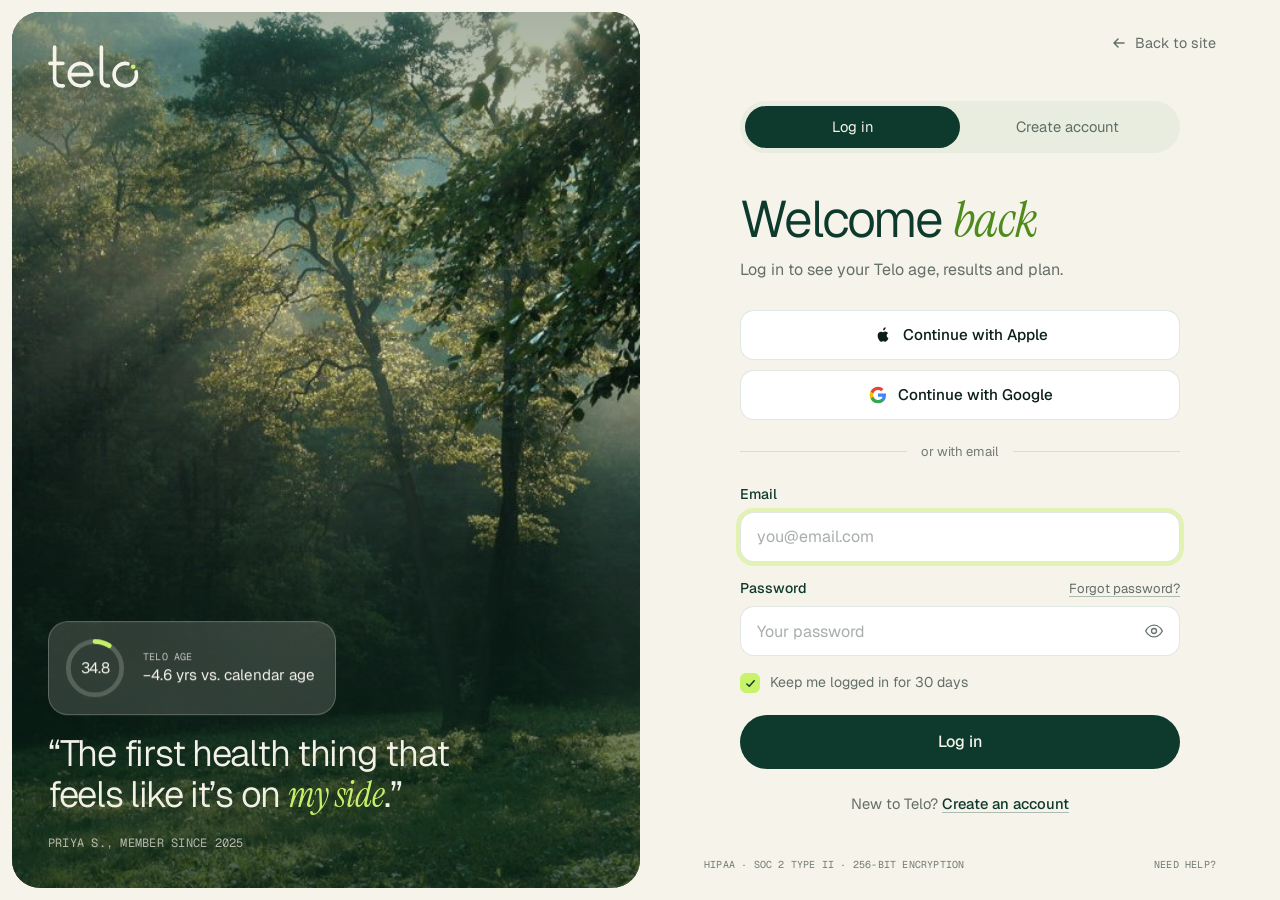
<file: login.html>
<!doctype html>
<html lang="en">
<head>
<meta charset="utf-8">
<meta name="viewport" content="width=device-width, initial-scale=1">
<title>Telo | Log in or create your account</title>
<meta name="description" content="Log in to Telo or create your membership to get your Telo age.">
<meta name="theme-color" content="#0E3A2D">
<link rel="icon" href="assets/logo/telo-appicon.svg" type="image/svg+xml">
<link rel="preconnect" href="https://fonts.googleapis.com">
<link rel="preconnect" href="https://fonts.gstatic.com" crossorigin>
<link href="https://fonts.googleapis.com/css2?family=Geist:wght@300..600&family=Geist+Mono:wght@400;500&family=Instrument+Serif:ital@0;1&display=swap" rel="stylesheet">
<link rel="stylesheet" href="css/tokens.css">
<link rel="stylesheet" href="css/auth.css">
</head>
<body>

<svg width="0" height="0" style="position:absolute" aria-hidden="true">
  <defs>
    <symbol id="wordmark" viewBox="-1 18 181 88">
      <g fill="none" stroke="currentColor" stroke-width="7.2" stroke-linecap="round" stroke-linejoin="round">
        <path d="M12 24V86Q12 100 26 100H29"/><path d="M3 56H28"/>
        <path d="M41 78H85A22 22 0 1 0 79.85 92.14"/>
        <path d="M104 24V86Q104 100 118 100"/>
        <path d="M172.35 72.68A22 22 0 1 1 156.32 56.65"/>
      </g>
      <circle cx="166.56" cy="62.44" r="4.6" fill="var(--dot, #8FD63F)"/>
    </symbol>
    <symbol id="eye" viewBox="0 0 24 24"><path d="M2 12s3.6-7 10-7 10 7 10 7-3.6 7-10 7S2 12 2 12z" fill="none" stroke="currentColor" stroke-width="1.6"/><circle cx="12" cy="12" r="3" fill="none" stroke="currentColor" stroke-width="1.6"/></symbol>
    <symbol id="eye-off" viewBox="0 0 24 24"><path d="M3 3l18 18M10.6 5.1A10.8 10.8 0 0 1 12 5c6.4 0 10 7 10 7a17 17 0 0 1-3.2 4.1M6.6 6.6C3.8 8.4 2 12 2 12s3.6 7 10 7c1.9 0 3.5-.6 4.9-1.4M9.9 9.9a3 3 0 0 0 4.2 4.2" fill="none" stroke="currentColor" stroke-width="1.6" stroke-linecap="round"/></symbol>
    <symbol id="check" viewBox="0 0 16 16"><path d="M3.5 8.5l3 3 6-7" fill="none" stroke="currentColor" stroke-width="1.8" stroke-linecap="round" stroke-linejoin="round"/></symbol>
    <symbol id="back" viewBox="0 0 16 16"><path d="M13 8H3M7 4 3 8l4 4" fill="none" stroke="currentColor" stroke-width="1.5" stroke-linecap="round" stroke-linejoin="round"/></symbol>
  </defs>
</svg>

<div class="auth">
  <!-- ============ Visual panel ============ -->
  <aside class="visual" aria-hidden="true">
    <video src="assets/video/sunbeams.mp4" poster="assets/video/sunbeams.jpg" autoplay muted loop playsinline></video>
    <div class="visual__shade"></div>
    <a href="index.html" class="visual__logo" tabindex="-1"><svg><use href="#wordmark"/></svg></a>
    <div class="visual__body">
      <div class="visual__card">
        <div class="vc__ring">
          <svg viewBox="0 0 120 120"><circle cx="60" cy="60" r="50" class="trk"/><circle cx="60" cy="60" r="50" class="val" pathLength="100"/></svg>
          <b>34.8</b>
        </div>
        <div><p class="mono">Telo age</p><p class="vc__d">−4.6 yrs vs. calendar age</p></div>
      </div>
      <blockquote class="visual__quote">“The first health thing that feels like it’s on <em>my side</em>.”</blockquote>
      <p class="mono visual__by">Priya S., member since 2025</p>
    </div>
  </aside>

  <!-- ============ Form panel ============ -->
  <main class="panel">
    <header class="panel__top">
      <a href="index.html" class="panel__logo" aria-label="Telo home"><svg><use href="#wordmark"/></svg></a>
      <a href="index.html" class="panel__back"><svg><use href="#back"/></svg>Back to site</a>
    </header>

    <div class="panel__inner">
      <div class="seg" role="tablist" aria-label="Account">
        <button role="tab" id="tab-login" aria-controls="view-login" aria-selected="true" data-mode="login">Log in</button>
        <button role="tab" id="tab-signup" aria-controls="view-signup" aria-selected="false" data-mode="signup">Create account</button>
        <span class="seg__ind" aria-hidden="true"></span>
      </div>

      <!-- ===== LOGIN ===== -->
      <section class="view" id="view-login" role="tabpanel" aria-labelledby="tab-login">
        <h1 class="title">Welcome <em>back</em></h1>
        <p class="sub">Log in to see your Telo age, results and plan.</p>

        <div class="social">
          <button type="button" class="sbtn" data-social="Apple"><svg viewBox="0 0 24 24" aria-hidden="true"><path fill="currentColor" d="M16.37 12.6c.02 2.4 2.1 3.2 2.13 3.21-.02.06-.33 1.14-1.1 2.26-.66.97-1.35 1.94-2.43 1.96-1.06.02-1.4-.63-2.62-.63-1.21 0-1.6.61-2.6.65-1.05.04-1.85-1.05-2.52-2.02-1.37-1.98-2.42-5.6-1.01-8.04.7-1.21 1.95-1.98 3.3-2 1.03-.02 2 .7 2.63.7.63 0 1.81-.86 3.05-.73.52.02 1.98.21 2.92 1.59-.08.05-1.74 1.02-1.75 3.05zM14.37 5.3c.56-.68.93-1.62.83-2.56-.8.03-1.77.53-2.35 1.21-.52.6-.97 1.56-.85 2.48.9.07 1.81-.45 2.37-1.13z"/></svg>Continue with Apple</button>
          <button type="button" class="sbtn" data-social="Google"><svg viewBox="0 0 24 24" aria-hidden="true"><path fill="#4285F4" d="M21.6 12.2c0-.7-.1-1.4-.2-2H12v3.8h5.4a4.6 4.6 0 0 1-2 3v2.5h3.2c1.9-1.7 3-4.3 3-7.3z"/><path fill="#34A853" d="M12 22c2.7 0 5-.9 6.6-2.5l-3.2-2.5c-.9.6-2 1-3.4 1-2.6 0-4.8-1.8-5.6-4.1H3.1v2.6A10 10 0 0 0 12 22z"/><path fill="#FBBC05" d="M6.4 13.9a6 6 0 0 1 0-3.8V7.5H3.1a10 10 0 0 0 0 9l3.3-2.6z"/><path fill="#EA4335" d="M12 6c1.5 0 2.8.5 3.8 1.5l2.8-2.8A10 10 0 0 0 3.1 7.5l3.3 2.6C7.2 7.8 9.4 6 12 6z"/></svg>Continue with Google</button>
        </div>
        <div class="or"><span>or with email</span></div>

        <form class="form" id="form-login" novalidate>
          <div class="field">
            <label for="li-email">Email</label>
            <input id="li-email" type="email" autocomplete="email" placeholder="you@email.com" required>
            <p class="err" aria-live="polite"></p>
          </div>
          <div class="field">
            <div class="field__row"><label for="li-pass">Password</label><button type="button" class="link" data-forgot>Forgot password?</button></div>
            <div class="pw">
              <input id="li-pass" type="password" autocomplete="current-password" placeholder="Your password" required minlength="8">
              <button type="button" class="pw__eye" aria-label="Show password" data-eye><svg><use href="#eye"/></svg></button>
            </div>
            <p class="err" aria-live="polite"></p>
          </div>
          <label class="check"><input type="checkbox" checked><span class="box"><svg><use href="#check"/></svg></span>Keep me logged in for 30 days</label>
          <button class="btn btn--pine" type="submit"><span class="btn__t">Log in</span><span class="spin" aria-hidden="true"></span></button>
        </form>
        <p class="switch">New to Telo? <button type="button" class="link" data-go="signup">Create an account</button></p>
      </section>

      <!-- ===== FORGOT ===== -->
      <section class="view" id="view-forgot" hidden>
        <button type="button" class="back" data-go="login"><svg><use href="#back"/></svg>Back to log in</button>
        <h1 class="title">Reset your <em>password</em></h1>
        <p class="sub">Enter your email and we’ll send a secure link. It expires in 30 minutes.</p>
        <form class="form" id="form-forgot" novalidate>
          <div class="field">
            <label for="fg-email">Email</label>
            <input id="fg-email" type="email" autocomplete="email" placeholder="you@email.com" required>
            <p class="err" aria-live="polite"></p>
          </div>
          <button class="btn btn--pine" type="submit"><span class="btn__t">Send reset link</span><span class="spin" aria-hidden="true"></span></button>
        </form>
        <div class="sent" hidden>
          <div class="sent__ic"><svg><use href="#check"/></svg></div>
          <p><b>Check your inbox.</b> If an account exists for <span class="sent__mail"></span>, a reset link is on its way.</p>
        </div>
      </section>

      <!-- ===== SIGNUP ===== -->
      <section class="view" id="view-signup" role="tabpanel" aria-labelledby="tab-signup" hidden>
        <div class="steps" aria-hidden="true">
          <span class="steps__lbl mono">Step <b class="steps__n">1</b> of 3</span>
          <div class="steps__bar"><i></i></div>
        </div>

        <!-- step 1 -->
        <div class="step" data-step="1">
          <h1 class="title">Get your <em>Telo age</em></h1>
          <p class="sub">Create your account. It takes about two minutes.</p>
          <div class="social social--row">
            <button type="button" class="sbtn" data-social="Apple"><svg viewBox="0 0 24 24" aria-hidden="true"><path fill="currentColor" d="M16.37 12.6c.02 2.4 2.1 3.2 2.13 3.21-.02.06-.33 1.14-1.1 2.26-.66.97-1.35 1.94-2.43 1.96-1.06.02-1.4-.63-2.62-.63-1.21 0-1.6.61-2.6.65-1.05.04-1.85-1.05-2.52-2.02-1.37-1.98-2.42-5.6-1.01-8.04.7-1.21 1.95-1.98 3.3-2 1.03-.02 2 .7 2.63.7.63 0 1.81-.86 3.05-.73.52.02 1.98.21 2.92 1.59-.08.05-1.74 1.02-1.75 3.05zM14.37 5.3c.56-.68.93-1.62.83-2.56-.8.03-1.77.53-2.35 1.21-.52.6-.97 1.56-.85 2.48.9.07 1.81-.45 2.37-1.13z"/></svg>Apple</button>
            <button type="button" class="sbtn" data-social="Google"><svg viewBox="0 0 24 24" aria-hidden="true"><path fill="#4285F4" d="M21.6 12.2c0-.7-.1-1.4-.2-2H12v3.8h5.4a4.6 4.6 0 0 1-2 3v2.5h3.2c1.9-1.7 3-4.3 3-7.3z"/><path fill="#34A853" d="M12 22c2.7 0 5-.9 6.6-2.5l-3.2-2.5c-.9.6-2 1-3.4 1-2.6 0-4.8-1.8-5.6-4.1H3.1v2.6A10 10 0 0 0 12 22z"/><path fill="#FBBC05" d="M6.4 13.9a6 6 0 0 1 0-3.8V7.5H3.1a10 10 0 0 0 0 9l3.3-2.6z"/><path fill="#EA4335" d="M12 6c1.5 0 2.8.5 3.8 1.5l2.8-2.8A10 10 0 0 0 3.1 7.5l3.3 2.6C7.2 7.8 9.4 6 12 6z"/></svg>Google</button>
          </div>
          <div class="or"><span>or with email</span></div>
          <form class="form" id="form-s1" novalidate>
            <div class="grid2">
              <div class="field"><label for="su-first">First name</label><input id="su-first" autocomplete="given-name" placeholder="Maya" required><p class="err" aria-live="polite"></p></div>
              <div class="field"><label for="su-last">Last name</label><input id="su-last" autocomplete="family-name" placeholder="Lindqvist" required><p class="err" aria-live="polite"></p></div>
            </div>
            <div class="field"><label for="su-email">Email</label><input id="su-email" type="email" autocomplete="email" placeholder="you@email.com" required><p class="err" aria-live="polite"></p></div>
            <div class="field">
              <label for="su-pass">Password</label>
              <div class="pw">
                <input id="su-pass" type="password" autocomplete="new-password" placeholder="At least 8 characters" required minlength="8" aria-describedby="pw-rules">
                <button type="button" class="pw__eye" aria-label="Show password" data-eye><svg><use href="#eye"/></svg></button>
              </div>
              <div class="meter" aria-hidden="true"><i></i><i></i><i></i><i></i></div>
              <ul class="rules mono" id="pw-rules">
                <li data-rule="len">8+ characters</li><li data-rule="num">A number</li><li data-rule="case">Upper &amp; lower case</li>
              </ul>
              <p class="err" aria-live="polite"></p>
            </div>
            <label class="check"><input type="checkbox" id="su-terms" required><span class="box"><svg><use href="#check"/></svg></span><span>I agree to the <a href="mailto:legal@telo.health" class="link">Terms</a> and <a href="mailto:privacy@telo.health" class="link">Privacy Policy</a>, and consent to my health data being processed to deliver care.</span></label>
            <p class="err err--terms" aria-live="polite"></p>
            <button class="btn btn--pine" type="submit"><span class="btn__t">Continue</span><span class="spin" aria-hidden="true"></span></button>
          </form>
          <p class="switch">Already a member? <button type="button" class="link" data-go="login">Log in</button></p>
        </div>

        <!-- step 2 -->
        <div class="step" data-step="2" hidden>
          <button type="button" class="back" data-prev><svg><use href="#back"/></svg>Back</button>
          <h1 class="title">What brings you to <em>Telo</em>?</h1>
          <p class="sub">Pick all that apply. Your clinician will shape your first plan around them.</p>
          <form class="form" id="form-s2" novalidate>
            <fieldset class="chips">
              <legend class="sr">Goals</legend>
              <label><input type="checkbox" name="goal" value="longevity"><span>Live longer, better</span></label>
              <label><input type="checkbox" name="goal" value="energy"><span>More energy</span></label>
              <label><input type="checkbox" name="goal" value="heart"><span>Heart health</span></label>
              <label><input type="checkbox" name="goal" value="hormones"><span>Hormones</span></label>
              <label><input type="checkbox" name="goal" value="metabolic"><span>Weight &amp; metabolism</span></label>
              <label><input type="checkbox" name="goal" value="sleep"><span>Sleep &amp; stress</span></label>
              <label><input type="checkbox" name="goal" value="family"><span>Family history</span></label>
              <label><input type="checkbox" name="goal" value="peace"><span>Peace of mind</span></label>
            </fieldset>
            <p class="err err--chips" aria-live="polite"></p>
            <div class="grid2">
              <div class="field"><label for="su-dob">Date of birth</label><input id="su-dob" type="date" required max="2008-12-31" min="1930-01-01"><p class="err" aria-live="polite"></p></div>
              <div class="field"><label for="su-zip">ZIP / postcode</label><input id="su-zip" autocomplete="postal-code" placeholder="11211" required><p class="err" aria-live="polite"></p></div>
            </div>
            <button class="btn btn--pine" type="submit"><span class="btn__t">Continue</span><span class="spin" aria-hidden="true"></span></button>
          </form>
        </div>

        <!-- step 3 -->
        <div class="step" data-step="3" hidden>
          <button type="button" class="back" data-prev><svg><use href="#back"/></svg>Back</button>
          <h1 class="title">Choose your <em>membership</em></h1>
          <p class="sub">Cancel anytime. HSA/FSA eligible.</p>
          <form class="form" id="form-s3" novalidate>
            <div class="plans" role="radiogroup" aria-label="Membership plan">
              <label class="plan"><input type="radio" name="plan" value="essentials"><span class="plan__in">
                <span class="plan__top"><b>Essentials</b><span class="plan__p">$49<small>/mo</small></span></span>
                <span class="plan__d">112 biomarkers 2× a year, Telo age, app + async clinician review</span></span></label>
              <label class="plan"><input type="radio" name="plan" value="complete" checked><span class="plan__in">
                <span class="plan__top"><b>Complete <em class="tag mono">Most chosen</em></b><span class="plan__p">$129<small>/mo</small></span></span>
                <span class="plan__d">Everything 4× a year, annual full-body MRI + DEXA, dedicated clinician + coach</span></span></label>
            </div>
            <div class="summary">
              <div><span>First test</span><b>At-home kit, ships in 48h</b></div>
              <div><span>Billed</span><b class="sum__bill">$1,548 / year</b></div>
              <div><span>Due today</span><b class="sum__due">$0. Billing starts after your first draw.</b></div>
            </div>
            <button class="btn btn--lime" type="submit"><span class="btn__t">Start my membership</span><span class="spin" aria-hidden="true"></span></button>
            <p class="fine mono">Concept demo: no payment is taken and no data leaves this page.</p>
          </form>
        </div>

        <!-- done -->
        <div class="step step--done" data-step="4" hidden>
          <svg class="done__ring" viewBox="0 0 64 64" aria-hidden="true">
            <circle cx="32" cy="32" r="24" class="done__trk"/>
            <path class="done__arc" d="M55.29 26.19A24 24 0 1 1 37.81 8.71"/>
            <circle class="done__dot" cx="48.97" cy="15.03" r="5.4"/>
          </svg>
          <h1 class="title">You’re in, <em class="done__name">Maya</em>.</h1>
          <p class="sub">Your kit ships within 48 hours. We’ll text you to book your draw, and your Telo age lands about a week later.</p>
          <ol class="next">
            <li><span class="mono">01</span>Kit arrives at your door</li>
            <li><span class="mono">02</span>Morning draw at home or a nearby lab</li>
            <li><span class="mono">03</span>Results + first call with your clinician</li>
          </ol>
          <a href="index.html" class="btn btn--pine">Back to Telo</a>
        </div>
      </section>

      <!-- signed-in state -->
      <section class="view" id="view-done-login" hidden>
        <svg class="done__ring" viewBox="0 0 64 64" aria-hidden="true">
          <circle cx="32" cy="32" r="24" class="done__trk"/>
          <path class="done__arc" d="M55.29 26.19A24 24 0 1 1 37.81 8.71"/>
          <circle class="done__dot" cx="48.97" cy="15.03" r="5.4"/>
        </svg>
        <h1 class="title">Welcome back.</h1>
        <p class="sub">Your dashboard is in the Telo app. In this concept demo, we’ll take you back to the site.</p>
        <a href="index.html" class="btn btn--pine">Continue</a>
      </section>
    </div>

    <footer class="panel__foot mono">
      <span>HIPAA · SOC 2 Type II · 256-bit encryption</span>
      <span><a href="mailto:help@telo.health">Need help?</a></span>
    </footer>
  </main>
</div>

<div class="toast mono" role="status" aria-live="polite"></div>

<script src="https://cdnjs.cloudflare.com/ajax/libs/gsap/3.12.5/gsap.min.js"></script>
<script src="js/auth.js"></script>
</body>
</html>
</file>
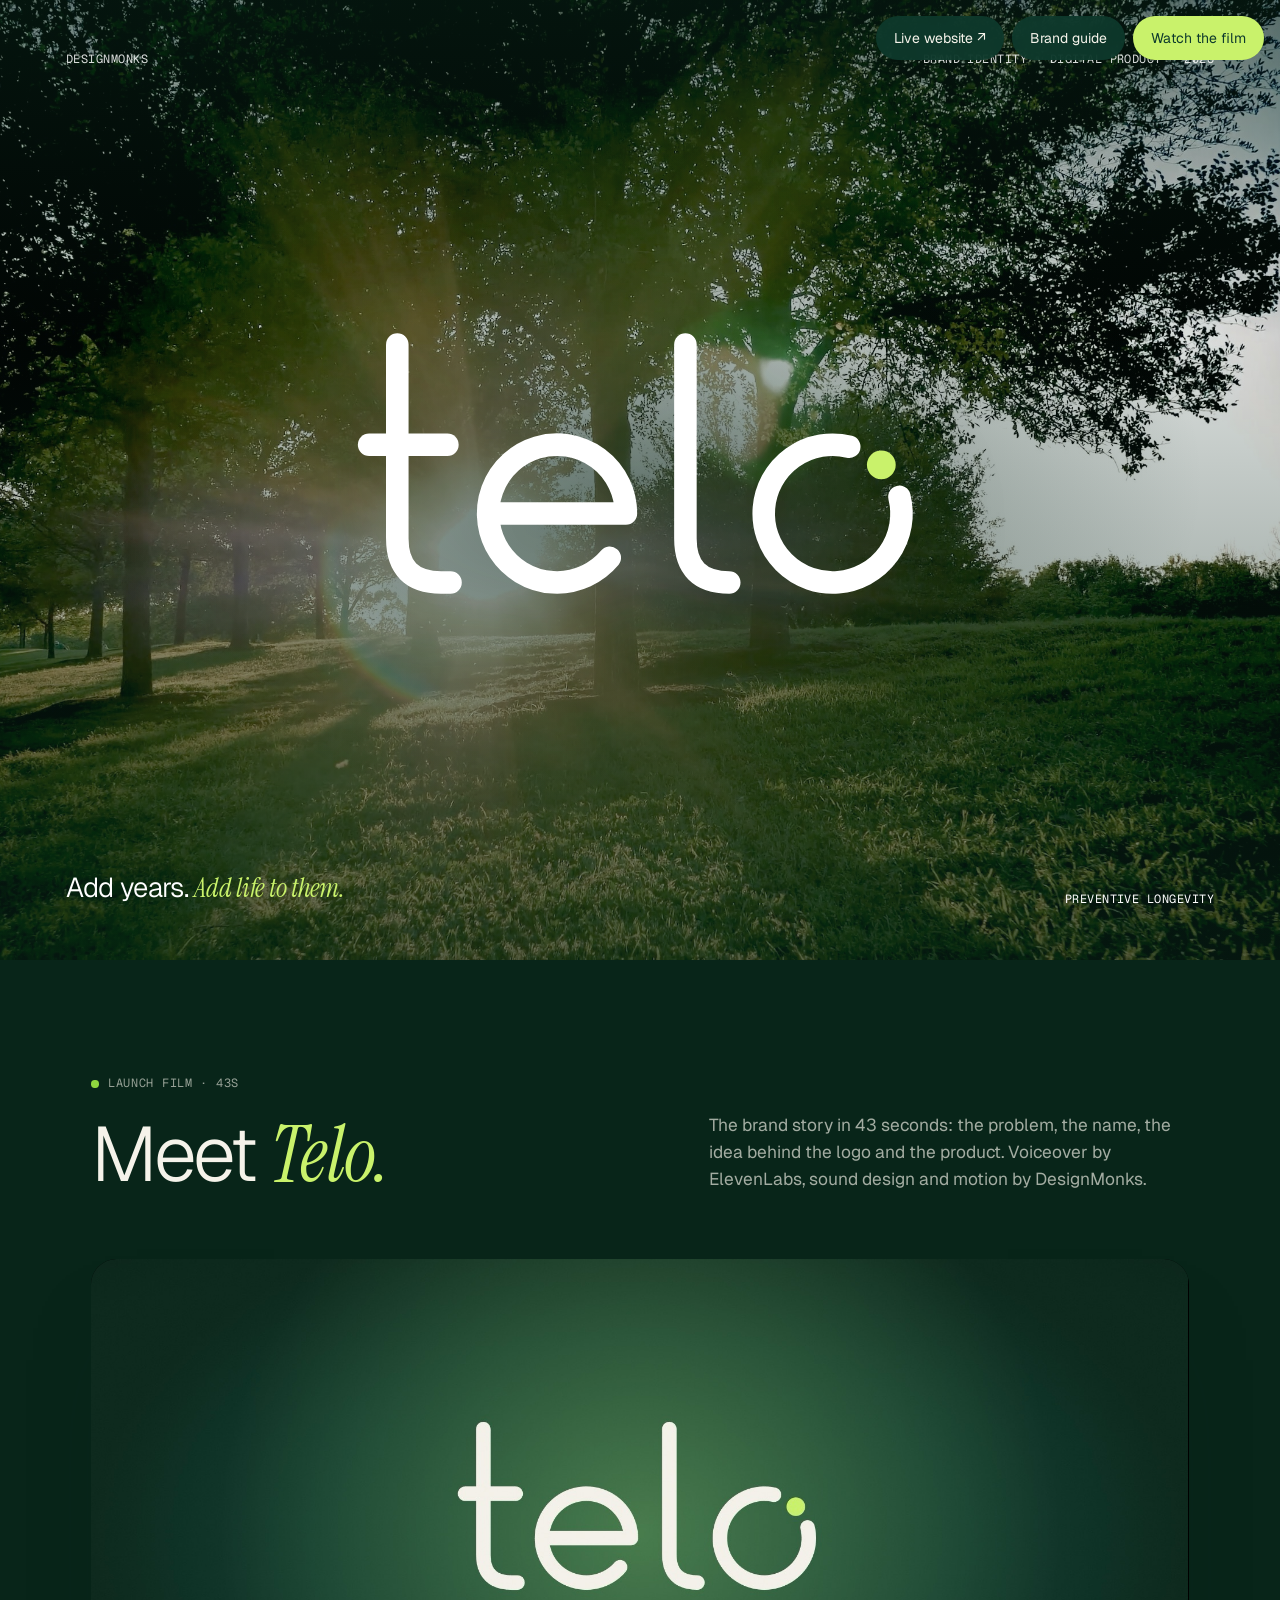
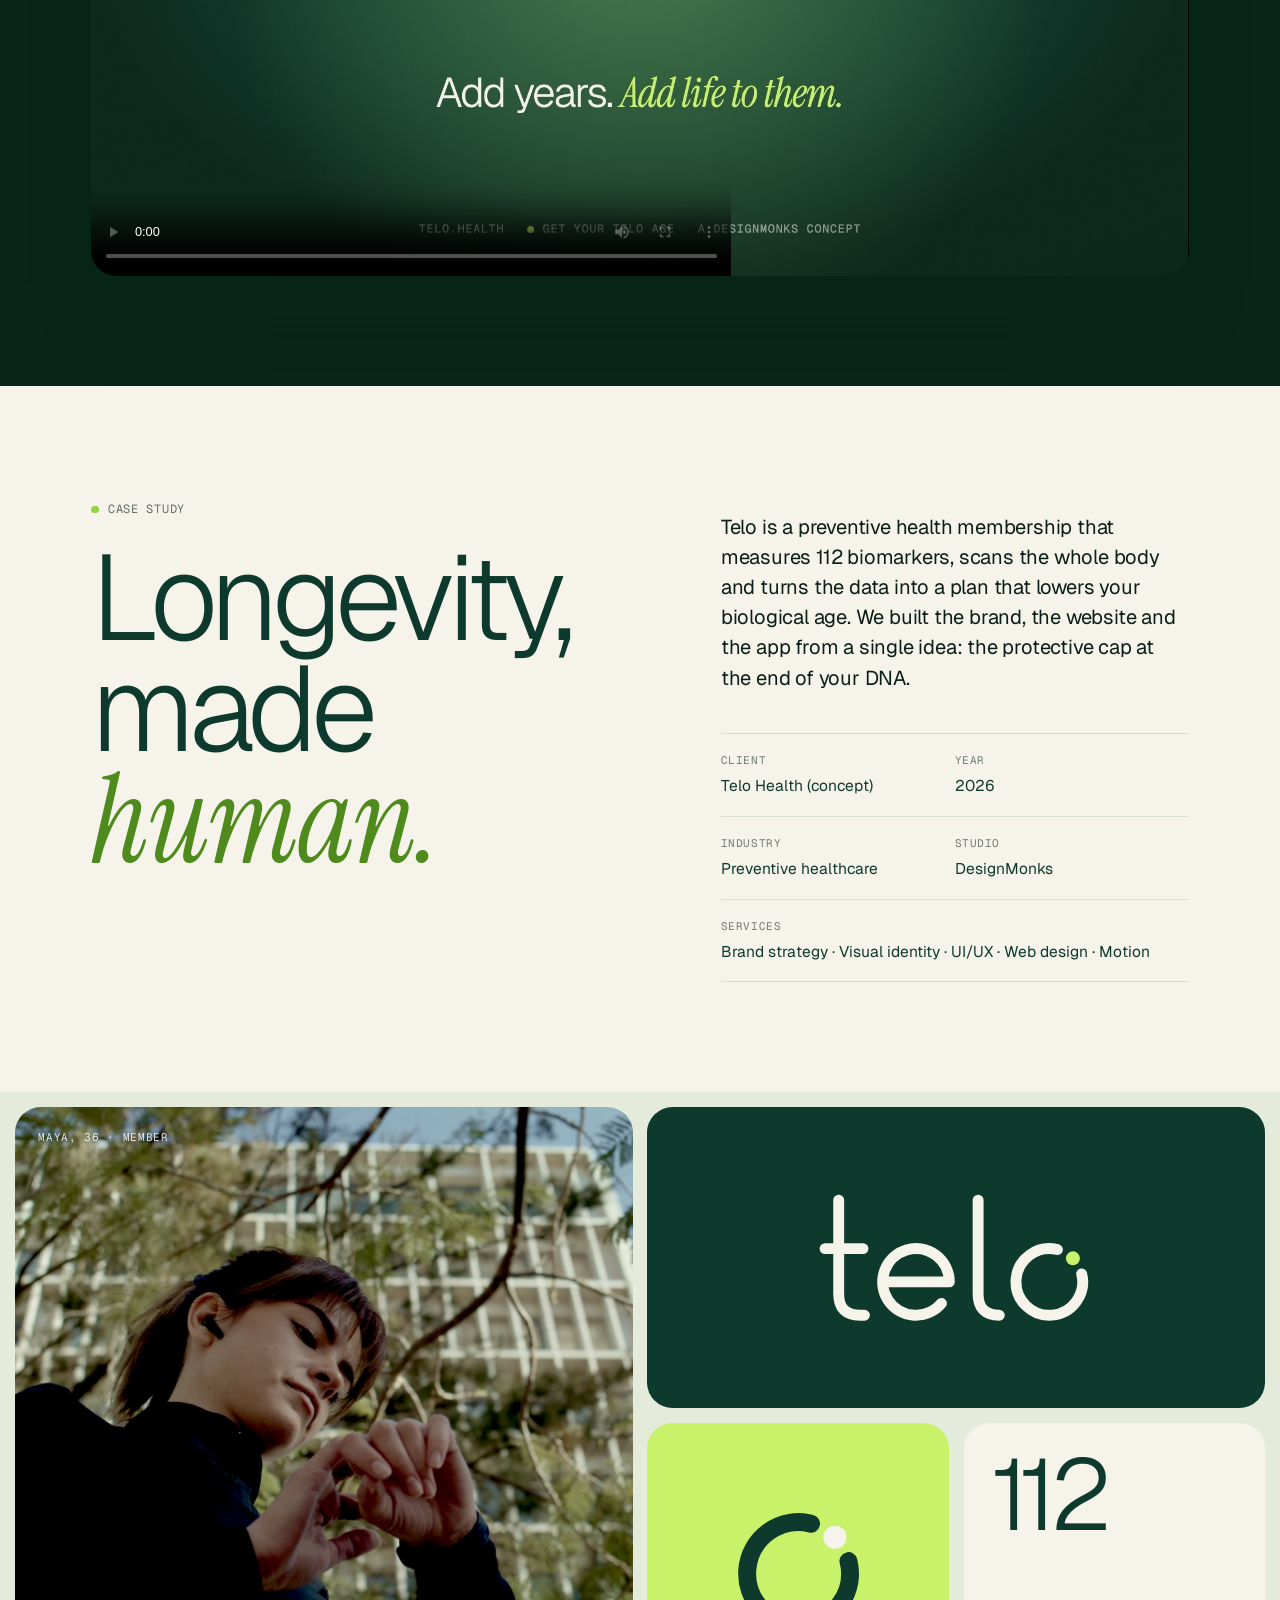
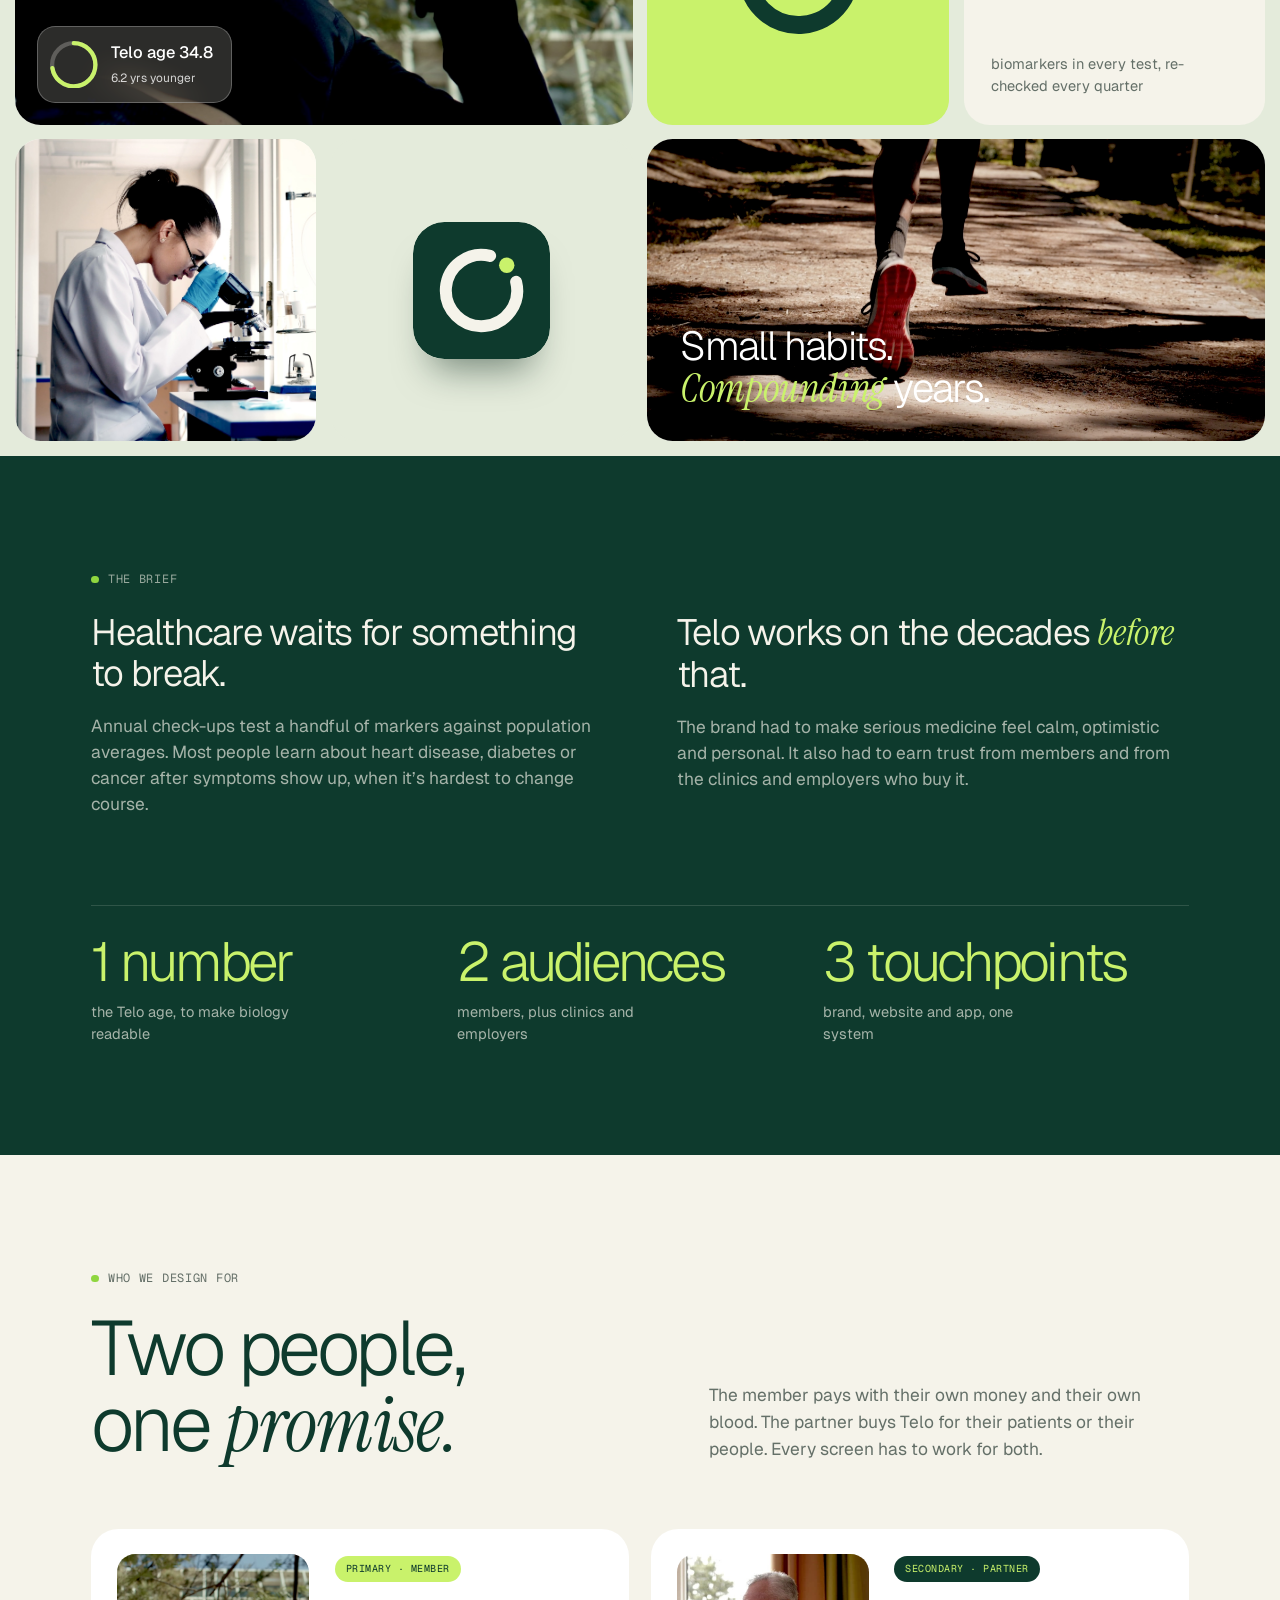
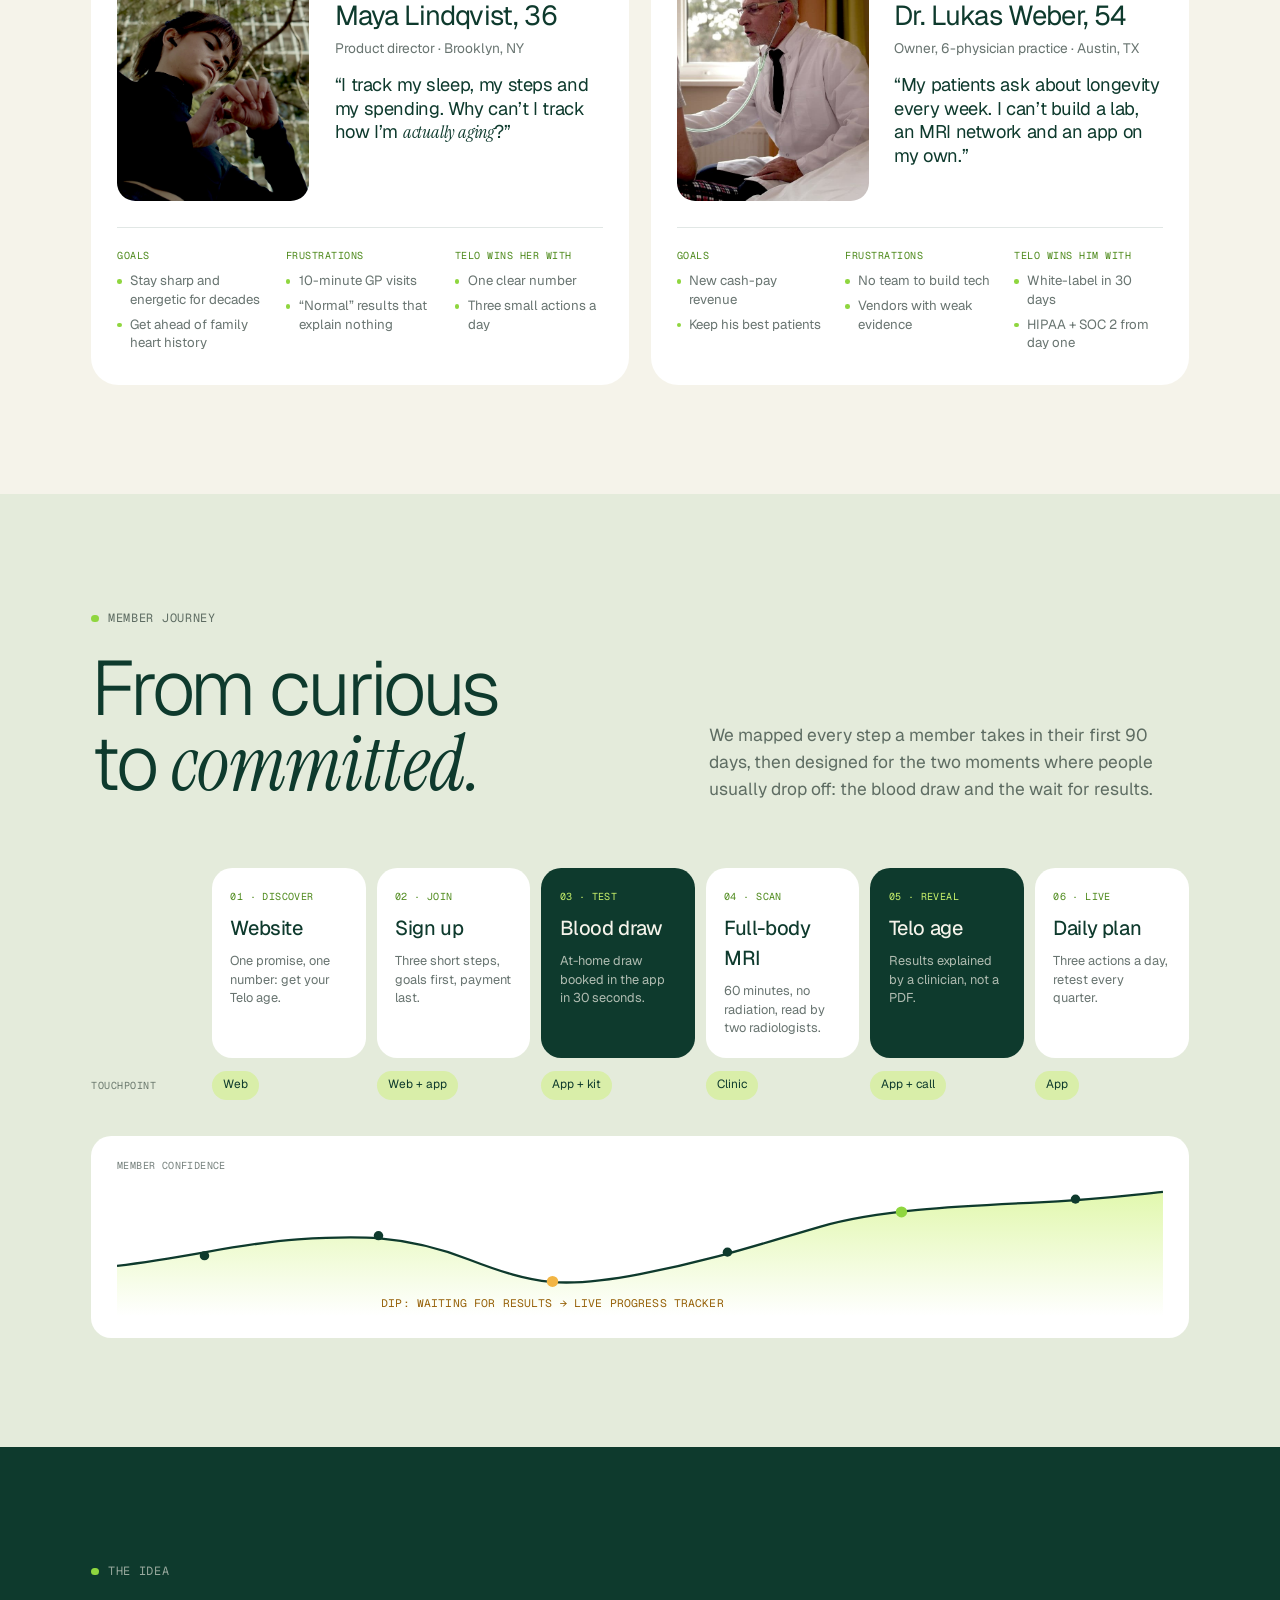
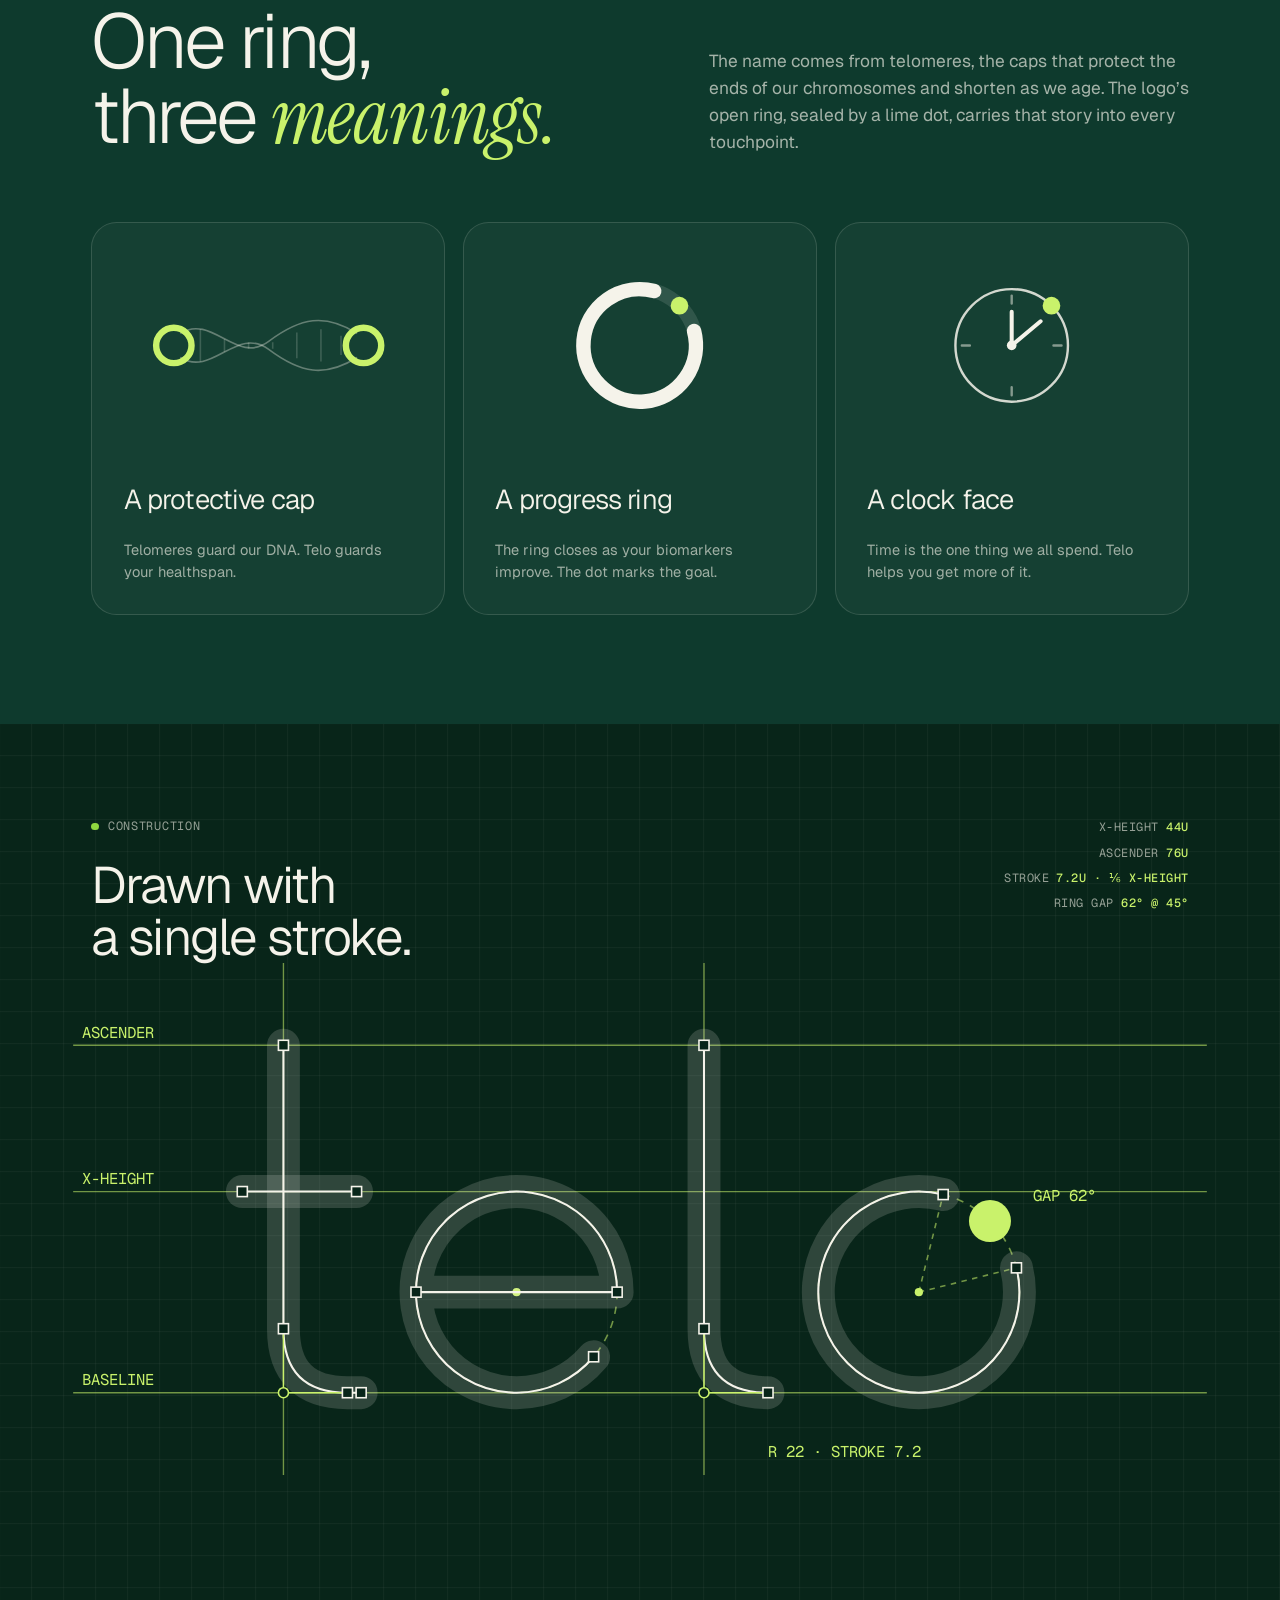
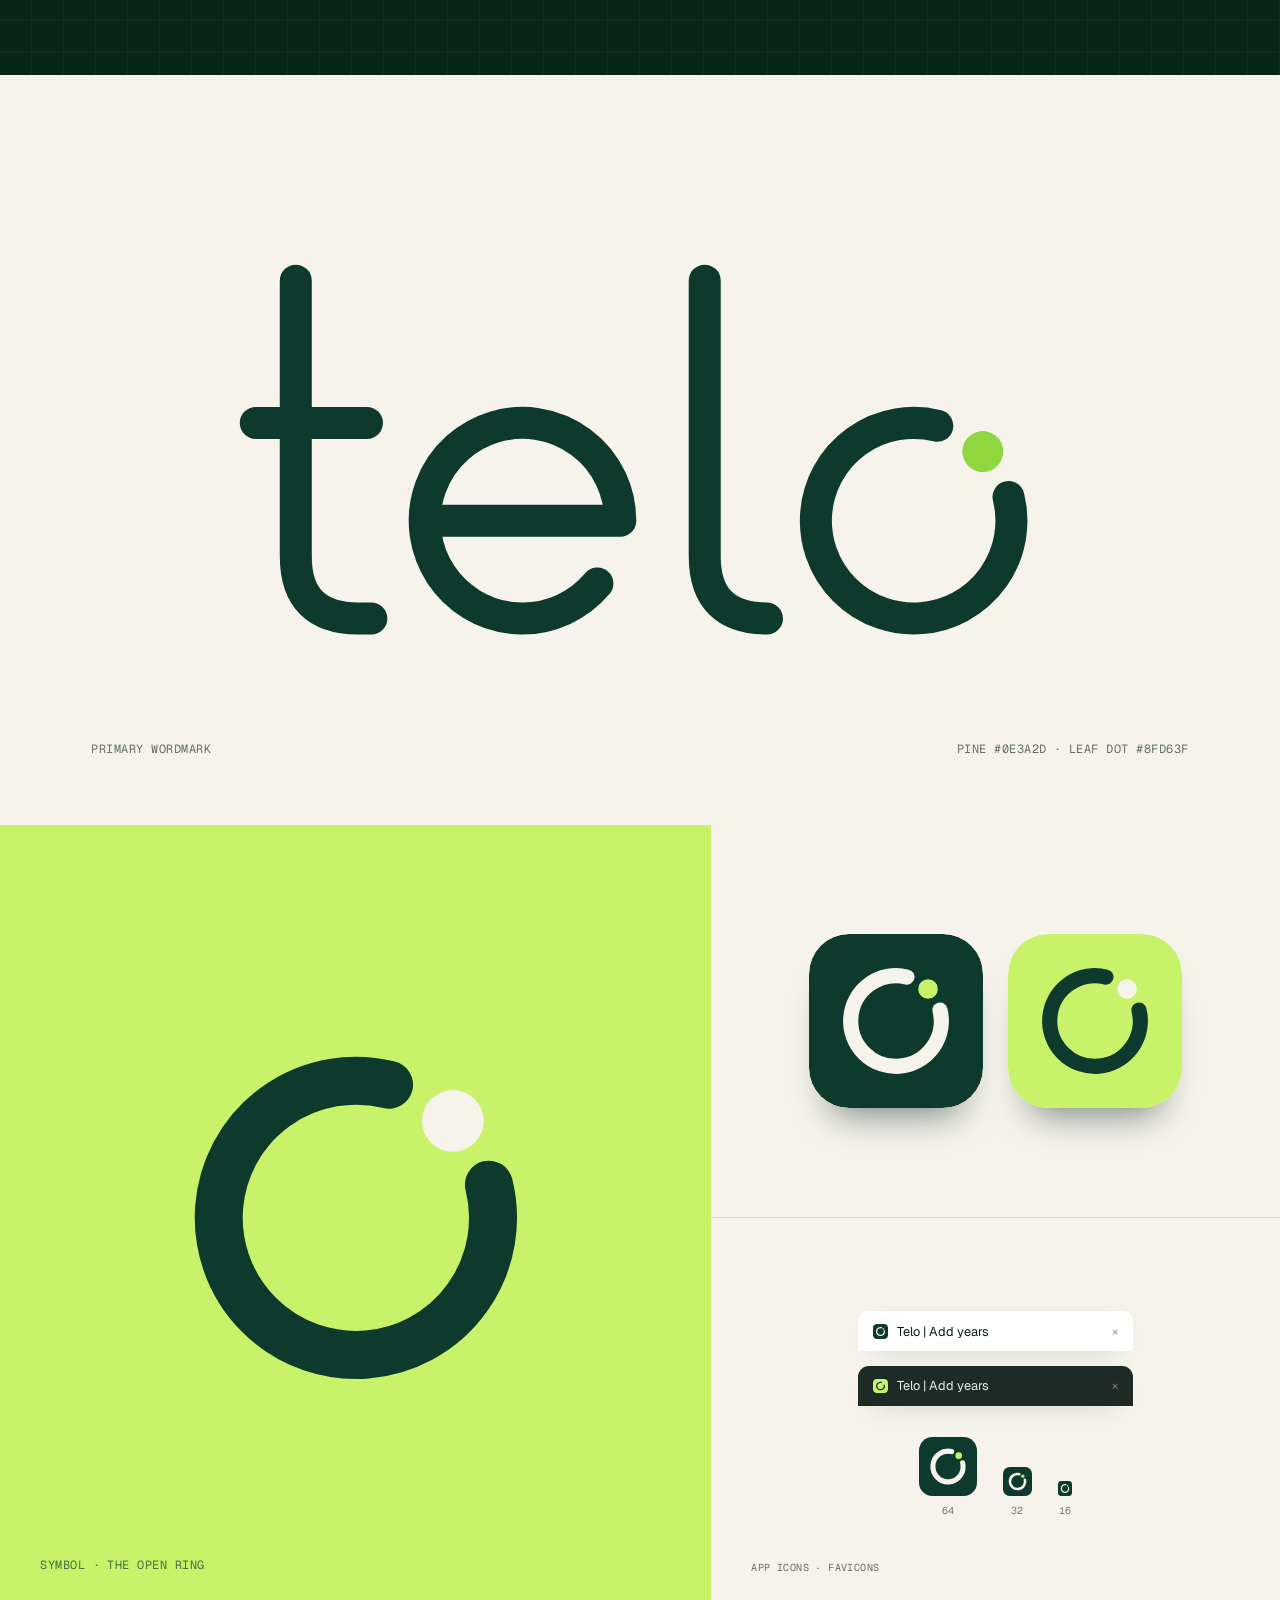
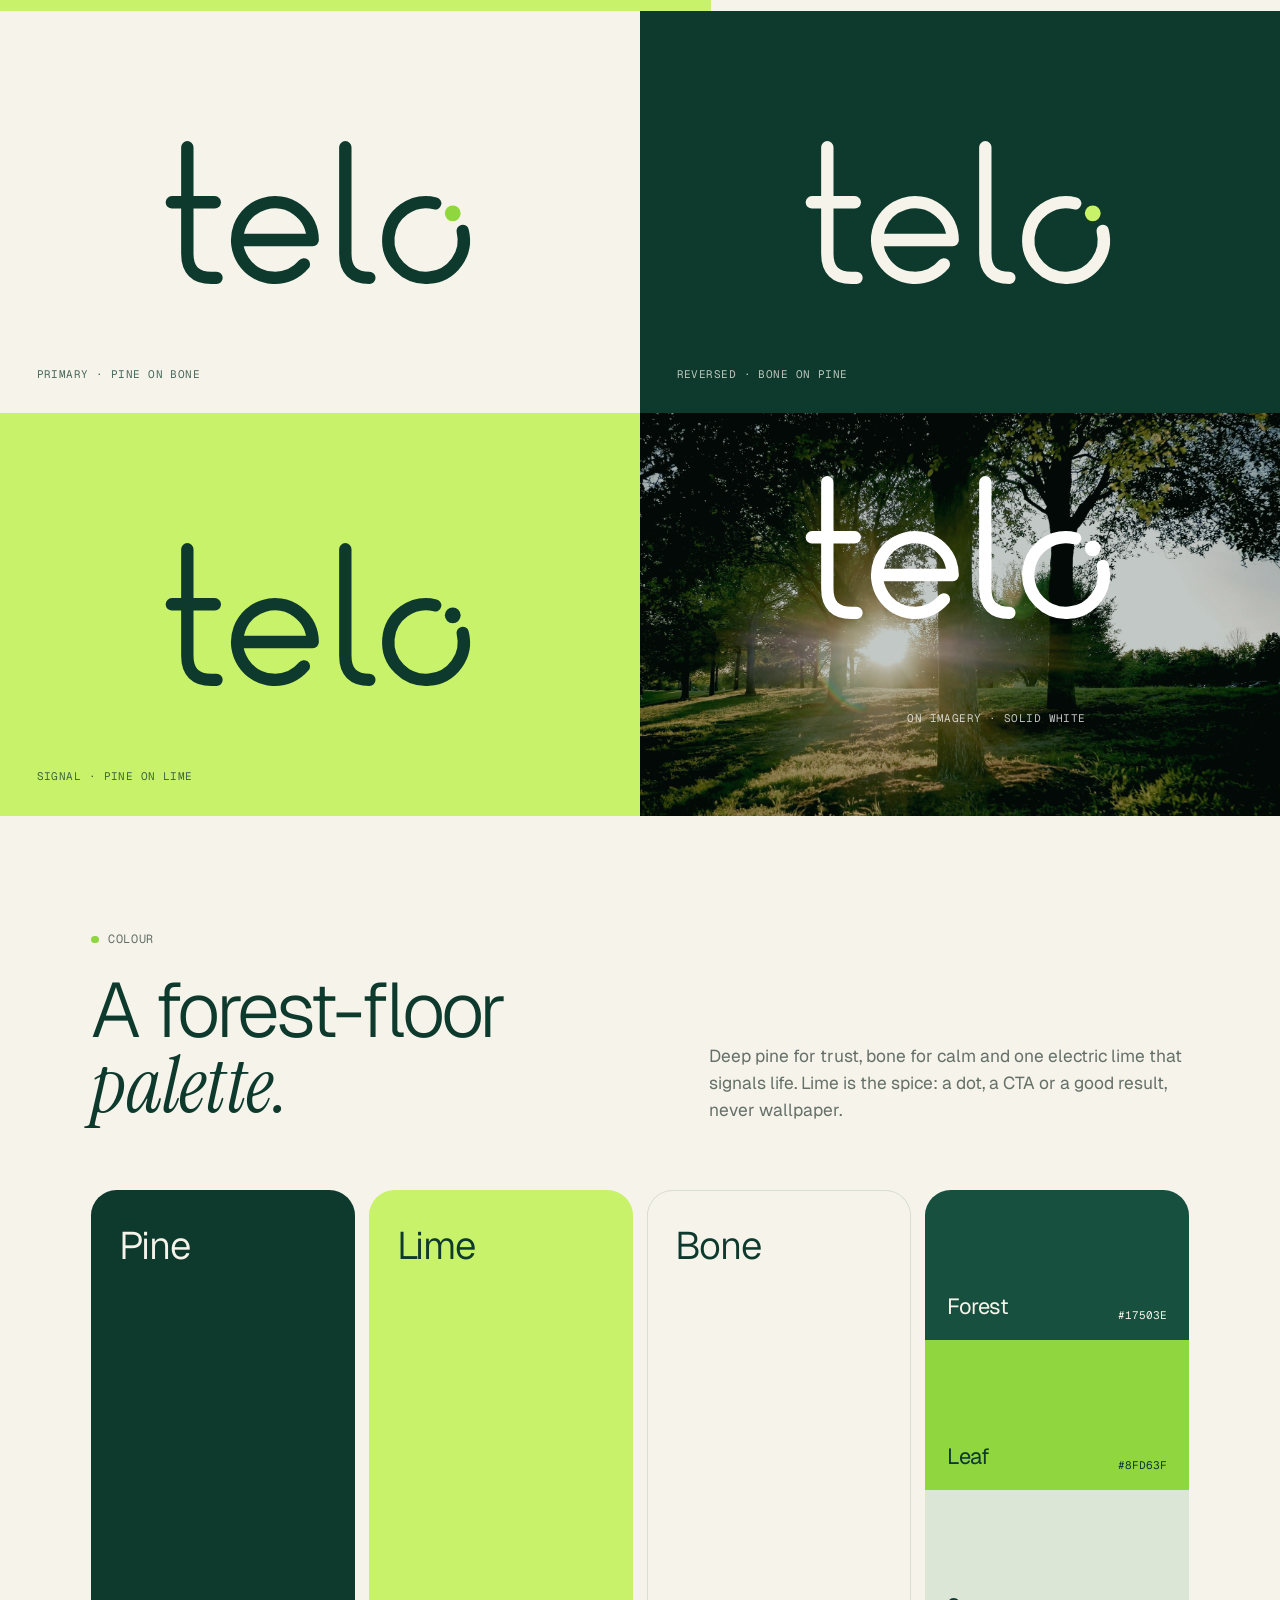
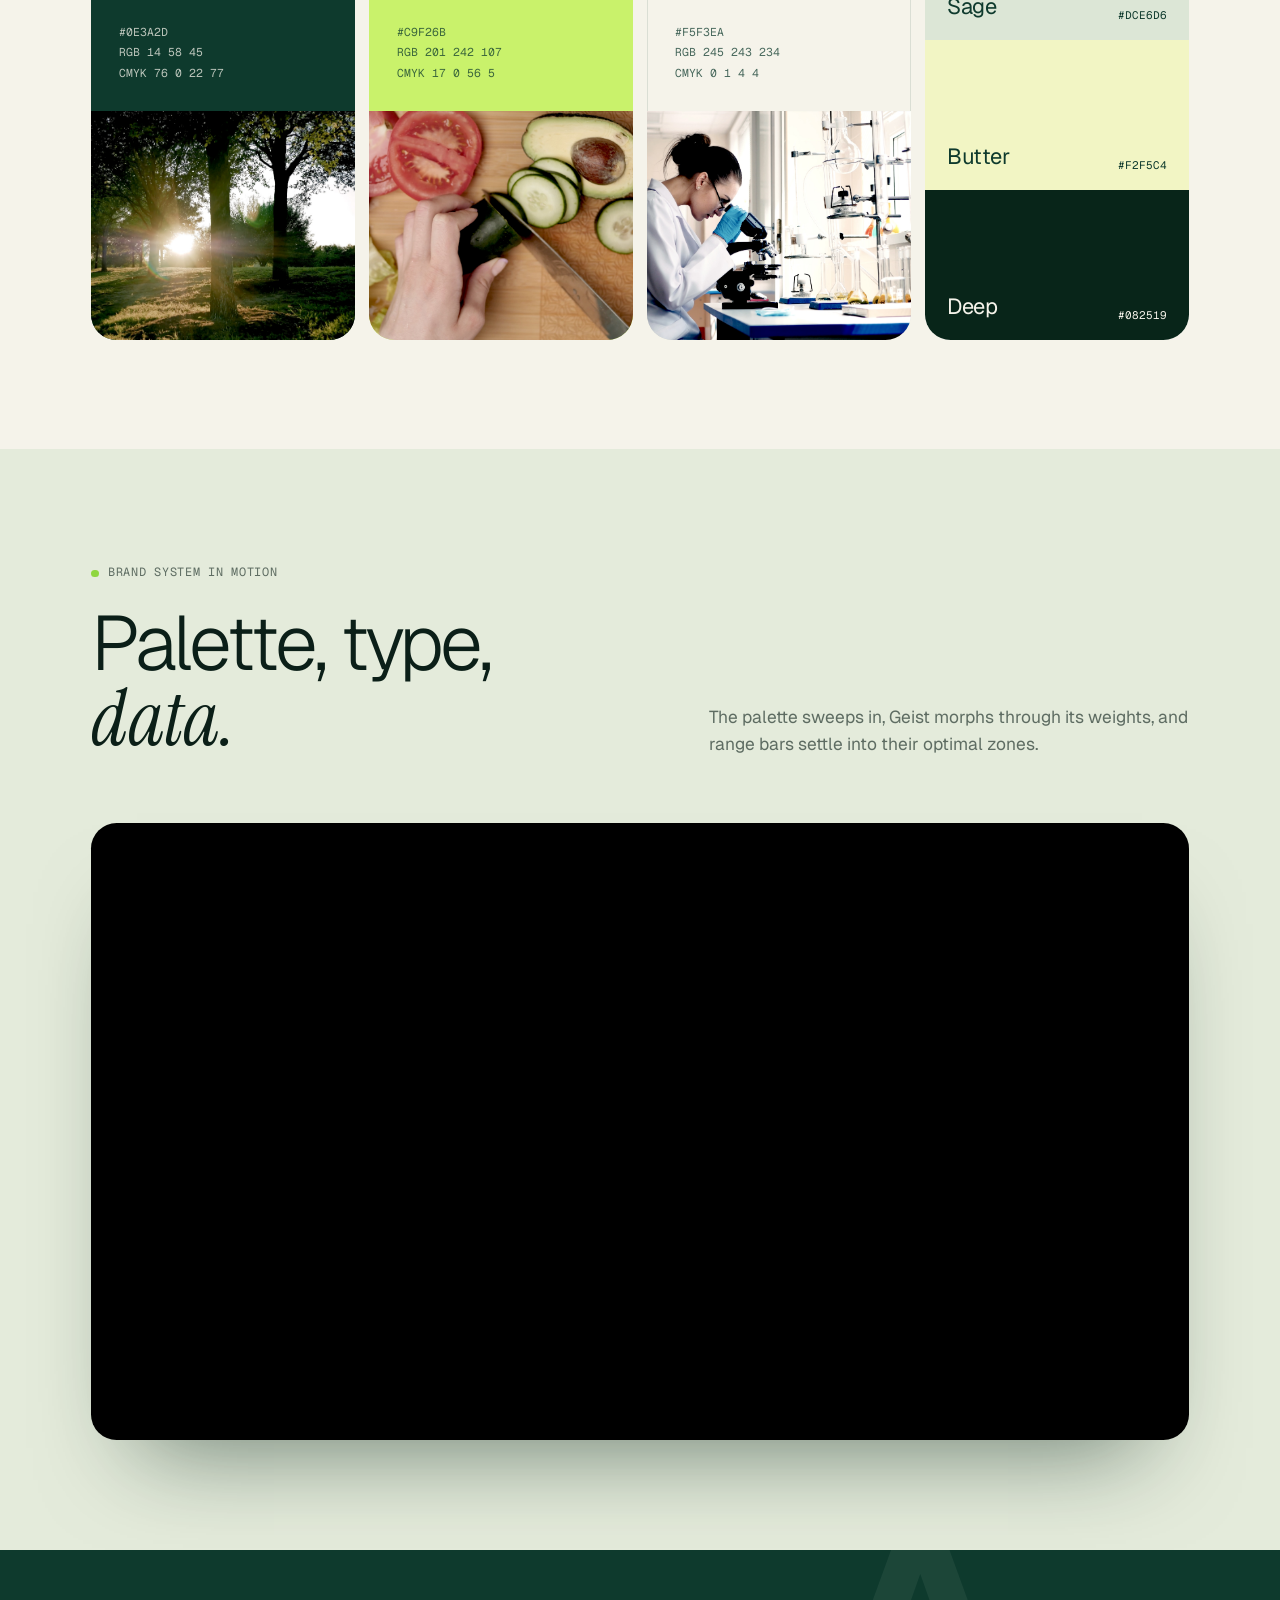
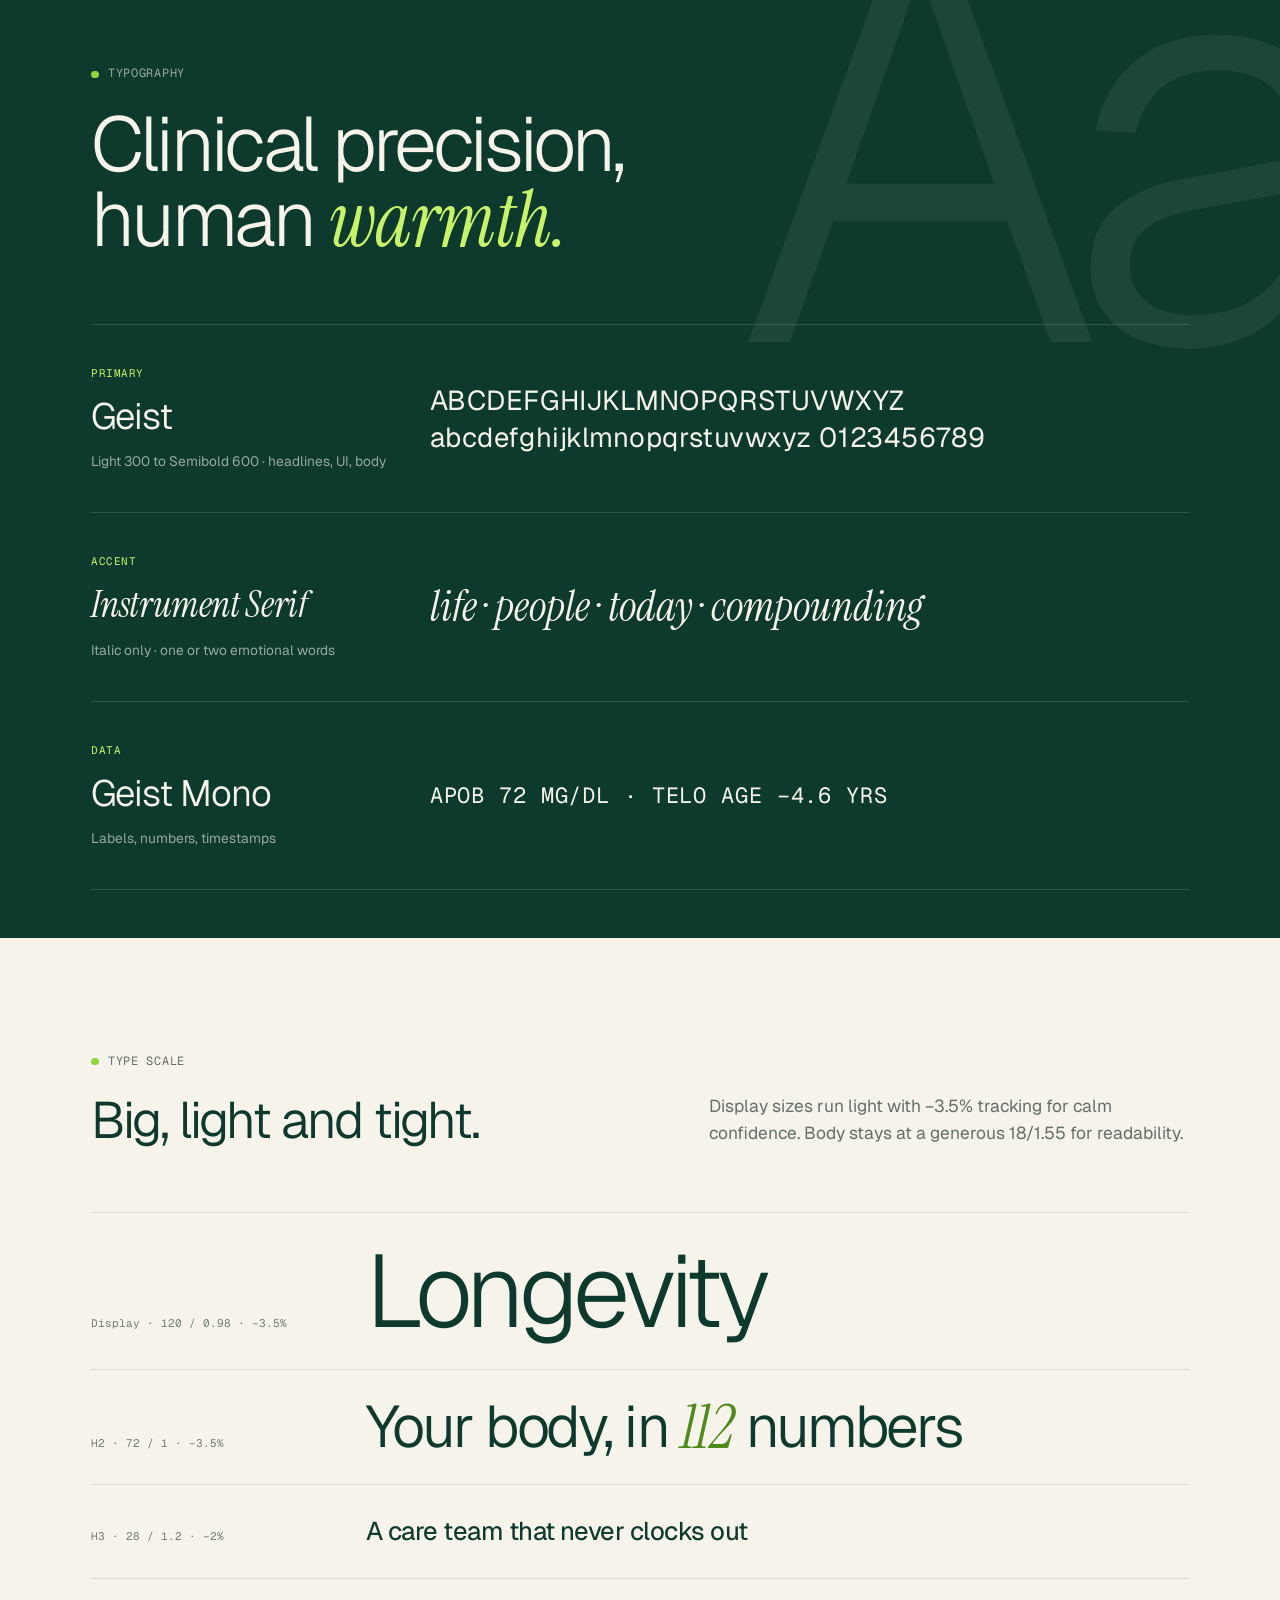
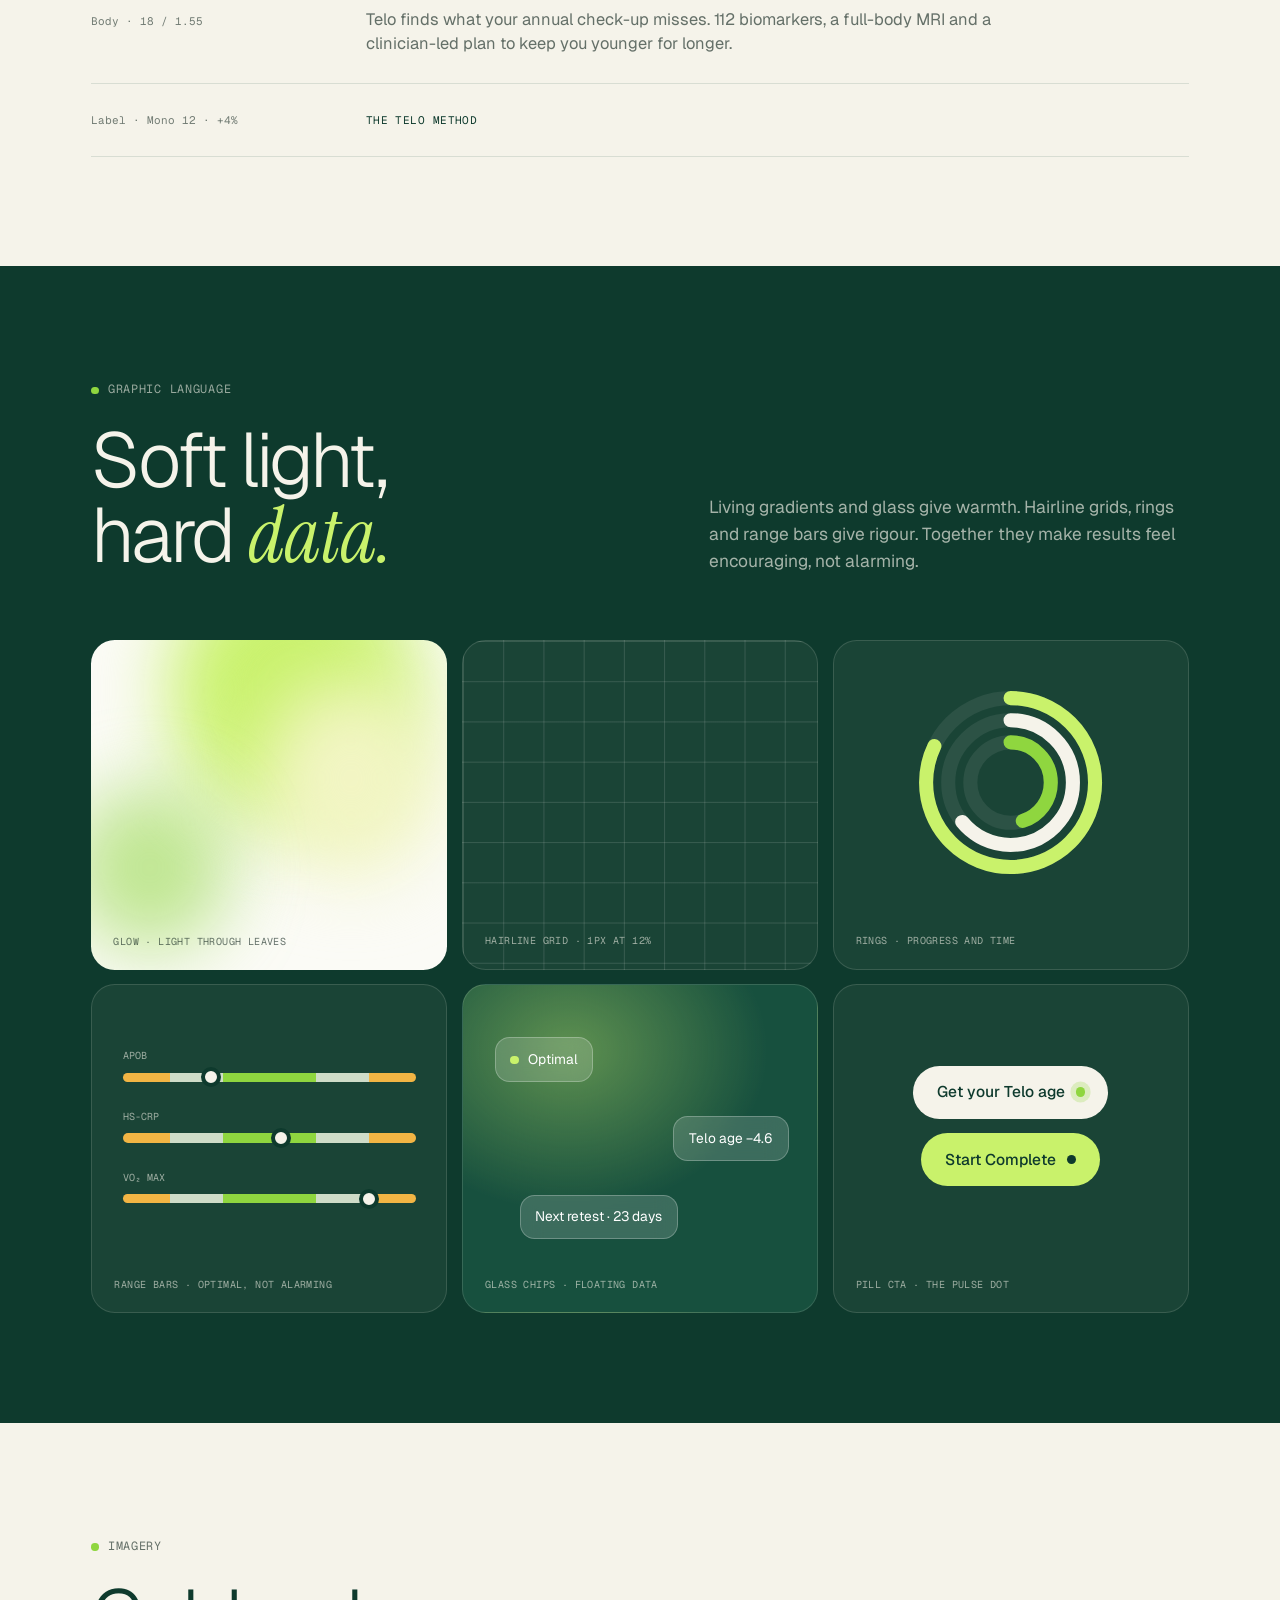
<file: behance/case-study.html>
<!doctype html>
<html lang="en">
<head>
<meta charset="utf-8">
<meta name="viewport" content="width=1400">
<title>Telo | Case Study with Motion | DesignMonks</title>
<meta name="description" content="Telo brand identity and digital product case study by DesignMonks: logo, colour, type, website, app, launch film and promo.">
<meta property="og:image" content="assets/media/launch-poster.jpg">
<link rel="preconnect" href="https://fonts.googleapis.com">
<link rel="preconnect" href="https://fonts.gstatic.com" crossorigin>
<link href="https://fonts.googleapis.com/css2?family=Geist:wght@300..600&family=Geist+Mono:wght@400;500&family=Instrument+Serif:ital@0;1&display=swap" rel="stylesheet">
<link rel="stylesheet" href="css/tokens.css">
<link rel="stylesheet" href="css/app.css">
<link rel="stylesheet" href="css/pres.css">

<style>
  .mv .mv__frame{border-radius:28px;overflow:hidden;background:#000;box-shadow:0 60px 100px -50px rgba(8,37,25,.55);aspect-ratio:16/9}
  .mv .mv__frame--bare{background:transparent;box-shadow:none;border-radius:20px}
  .mv video,.m .mv__frame video{display:block;width:100%;height:100%;object-fit:cover}
  .m--deep .cap,.m--pine .cap{color:rgba(245,243,234,.66)}
  .cs-bar{position:fixed;z-index:100;top:16px;right:16px;display:flex;gap:8px;font-family:var(--f-sans)}
  .cs-bar a{height:44px;display:flex;align-items:center;padding:0 18px;border-radius:99px;background:rgba(14,58,45,.9);color:#F5F3EA;font-size:14px;text-decoration:none;backdrop-filter:blur(10px)}
  .cs-bar a.lime{background:#C9F26B;color:#0E3A2D}
  html{background:#E9E7DF}
</style>
</head>
<body>
<nav class="cs-bar"><a href="../index.html">Live website ↗</a><a href="../brand.html">Brand guide</a><a class="lime" href="#01b-launch-film">Watch the film</a></nav>
<main class="deck">

<!-- 01 COVER -->
<section class="m cover" data-name="01-cover">
  <img class="cover__bg" src="assets/photos/cover-sunrise.jpg" alt="">
  <div class="cover__shade"></div>
  <div class="cover__top mono"><span>DesignMonks</span><span>Brand Identity · Digital Product · 2026</span></div>
  <svg class="wm cover__wm" viewBox="-1 18 181 88" fill="none" aria-label="telo"><g stroke="currentColor" stroke-width="7.2" stroke-linecap="round" stroke-linejoin="round"><path d="M12 24V86Q12 100 26 100H29"/><path d="M3 56H28"/><path d="M41 78H85A22 22 0 1 0 79.85 92.14"/><path d="M104 24V86Q104 100 118 100"/><path d="M172.35 72.68A22 22 0 1 1 156.32 56.65"/></g><circle cx="166.56" cy="62.44" r="4.6" fill="#C9F26B"/></svg>
  <div class="cover__bot"><p>Add years. <em>Add life to them.</em></p><p class="mono">Preventive longevity</p></div>
</section>
<section class="m m--deep pad mv" data-name="01b-launch-film">
  <div class="head"><div><p class="tag">Launch film · 43s</p><h2 class="t-l">Meet <em class="lime">Telo.</em></h2></div><p class="cap">The brand story in 43 seconds: the problem, the name, the idea behind the logo and the product. Voiceover by ElevenLabs, sound design and motion by DesignMonks.</p></div>
  <div class="mv__frame"><video src="assets/media/telo-launch-film-web.mp4" poster="assets/media/launch-poster.jpg" controls playsinline preload="metadata"></video></div>
</section>

<!-- 02 INTRO -->
<section class="m pad intro" data-name="02-intro">
  <div>
    <p class="tag">Case study</p>
    <h1 class="t-xl" style="color:var(--pine)">Longevity,<br>made <em>human.</em></h1>
  </div>
  <div class="intro__right">
    <p>Telo is a preventive health membership that measures 112 biomarkers, scans the whole body and turns the data into a plan that lowers your biological age. We built the brand, the website and the app from a single idea: the protective cap at the end of your DNA.</p>
    <div class="meta">
      <div><p class="k">Client</p><p class="v">Telo Health (concept)</p></div>
      <div><p class="k">Year</p><p class="v">2026</p></div>
      <div><p class="k">Industry</p><p class="v">Preventive healthcare</p></div>
      <div><p class="k">Studio</p><p class="v">DesignMonks</p></div>
      <div style="grid-column:1/-1"><p class="k">Services</p><p class="v">Brand strategy · Visual identity · UI/UX · Web design · Motion</p></div>
    </div>
  </div>
</section>

<!-- 03 BENTO -->
<section class="m m--sage bento" data-name="03-brand-world">
  <div class="b b--maya"><img class="ph" src="assets/photos/maya.jpg" alt=""><p class="b__label">Maya, 36 · member</p>
    <div class="b__chip"><svg class="rg" viewBox="0 0 52 52" width="52" height="52" fill="none"><circle cx="26" cy="26" r="23.66" stroke="rgba(245,243,234,.25)" stroke-width="4.68"/><circle cx="26" cy="26" r="23.66" stroke="#C9F26B" stroke-width="4.68" stroke-linecap="round" stroke-dasharray="148.66" stroke-dashoffset="41.62" transform="rotate(-90 26 26)"/></svg><div><b>Telo age 34.8</b><span>6.2 yrs younger</span></div></div></div>
  <div class="b b--wm"><svg class="wm" viewBox="-1 18 181 88" fill="none" aria-label="telo"><g stroke="currentColor" stroke-width="7.2" stroke-linecap="round" stroke-linejoin="round"><path d="M12 24V86Q12 100 26 100H29"/><path d="M3 56H28"/><path d="M41 78H85A22 22 0 1 0 79.85 92.14"/><path d="M104 24V86Q104 100 118 100"/><path d="M172.35 72.68A22 22 0 1 1 156.32 56.65"/></g><circle cx="166.56" cy="62.44" r="4.6" fill="#C9F26B"/></svg></div>
  <div class="b b--ring"><svg viewBox="0 0 64 64" fill="none"><path d="M55.29 26.19A24 24 0 1 1 37.81 8.71" stroke="currentColor" stroke-width="8.4" stroke-linecap="round"/><circle cx="48.97" cy="15.03" r="5.4" fill="#F5F3EA"/></svg></div>
  <div class="b b--stat"><b>112</b><p>biomarkers in every test, re-checked every quarter</p></div>
  <div class="b b--lab"><img class="ph" src="assets/photos/lab.jpg" alt="" style="object-position:30% 40%"></div>
  <div class="b b--icon"><img src="assets/telo-appicon.svg" alt="Telo app icon"></div>
  <div class="b b--run"><img class="ph" src="assets/photos/run.jpg" alt=""><p class="b__quote">Small habits.<br><em>Compounding</em> years.</p></div>
</section>

<!-- 04 CHALLENGE -->
<section class="m m--pine pad" data-name="04-challenge">
  <p class="tag">The brief</p>
  <div class="chal">
    <div class="chal__col"><h3>Healthcare waits for something to break.</h3><p>Annual check-ups test a handful of markers against population averages. Most people learn about heart disease, diabetes or cancer after symptoms show up, when it’s hardest to change course.</p></div>
    <div class="chal__col"><h3>Telo works on the decades <em class="lime">before</em> that.</h3><p>The brand had to make serious medicine feel calm, optimistic and personal. It also had to earn trust from members and from the clinics and employers who buy it.</p></div>
  </div>
  <div class="chal__nums">
    <div><b>1 number</b><span>the Telo age, to make biology readable</span></div>
    <div><b>2 audiences</b><span>members, plus clinics and employers</span></div>
    <div><b>3 touchpoints</b><span>brand, website and app, one system</span></div>
  </div>
</section>

<!-- 05 PERSONAS -->
<section class="m pad" data-name="05-personas">
  <div class="head"><div><p class="tag">Who we design for</p><h2 class="t-l" style="color:var(--pine)">Two people,<br>one <em>promise.</em></h2></div><p class="cap">The member pays with their own money and their own blood. The partner buys Telo for their patients or their people. Every screen has to work for both.</p></div>
  <div class="pers">
    <article class="pc">
      <img src="assets/photos/maya.jpg" alt="" style="object-position:42% 30%">
      <div><span class="pc__tag">Primary · member</span><h3>Maya Lindqvist, 36</h3><p class="pc__role">Product director · Brooklyn, NY</p><blockquote>“I track my sleep, my steps and my spending. Why can’t I track how I’m <em>actually aging</em>?”</blockquote></div>
      <div class="pc__cols">
        <div><p>Goals</p><ul><li>Stay sharp and energetic for decades</li><li>Get ahead of family heart history</li></ul></div>
        <div><p>Frustrations</p><ul><li>10-minute GP visits</li><li>“Normal” results that explain nothing</li></ul></div>
        <div><p>Telo wins her with</p><ul><li>One clear number</li><li>Three small actions a day</li></ul></div>
      </div>
    </article>
    <article class="pc pc--b">
      <img src="assets/photos/clinician.jpg" alt="" style="object-position:72% 30%">
      <div><span class="pc__tag">Secondary · partner</span><h3>Dr. Lukas Weber, 54</h3><p class="pc__role">Owner, 6-physician practice · Austin, TX</p><blockquote>“My patients ask about longevity every week. I can’t build a lab, an MRI network and an app on my own.”</blockquote></div>
      <div class="pc__cols">
        <div><p>Goals</p><ul><li>New cash-pay revenue</li><li>Keep his best patients</li></ul></div>
        <div><p>Frustrations</p><ul><li>No team to build tech</li><li>Vendors with weak evidence</li></ul></div>
        <div><p>Telo wins him with</p><ul><li>White-label in 30 days</li><li>HIPAA + SOC 2 from day one</li></ul></div>
      </div>
    </article>
  </div>
</section>

<!-- 06 JOURNEY -->
<section class="m m--sage pad" data-name="06-journey">
  <div class="head"><div><p class="tag">Member journey</p><h2 class="t-l" style="color:var(--pine)">From curious<br>to <em>committed.</em></h2></div><p class="cap">We mapped every step a member takes in their first 90 days, then designed for the two moments where people usually drop off: the blood draw and the wait for results.</p></div>
  <div class="jr">
    <div class="jr__steps">
      <div class="jr__s"><span class="mono">01 · Discover</span><h4>Website</h4><p>One promise, one number: get your Telo age.</p></div>
      <div class="jr__s"><span class="mono">02 · Join</span><h4>Sign up</h4><p>Three short steps, goals first, payment last.</p></div>
      <div class="jr__s jr__s--hi"><span class="mono">03 · Test</span><h4>Blood draw</h4><p>At-home draw booked in the app in 30 seconds.</p></div>
      <div class="jr__s"><span class="mono">04 · Scan</span><h4>Full-body MRI</h4><p>60 minutes, no radiation, read by two radiologists.</p></div>
      <div class="jr__s jr__s--hi"><span class="mono">05 · Reveal</span><h4>Telo age</h4><p>Results explained by a clinician, not a PDF.</p></div>
      <div class="jr__s"><span class="mono">06 · Live</span><h4>Daily plan</h4><p>Three actions a day, retest every quarter.</p></div>
    </div>
    <div class="jr__touch"><span>Touchpoint</span><i>Web</i><i>Web + app</i><i>App + kit</i><i>Clinic</i><i>App + call</i><i>App</i></div>
    <div class="jr__emo"><p class="mono">Member confidence</p>
      <svg viewBox="0 0 1100 150" preserveAspectRatio="none"><defs><linearGradient id="emo" x1="0" y1="0" x2="0" y2="1"><stop offset="0" stop-color="#C9F26B" stop-opacity=".55"/><stop offset="1" stop-color="#C9F26B" stop-opacity="0"/></linearGradient></defs>
        <path d="M0 95 C80 85 130 70 190 66 S300 60 370 88 S470 120 550 104 S680 70 740 52 S880 30 960 26 S1060 18 1100 14 V150 H0Z" fill="url(#emo)"/>
        <path d="M0 95 C80 85 130 70 190 66 S300 60 370 88 S470 120 550 104 S680 70 740 52 S880 30 960 26 S1060 18 1100 14" fill="none" stroke="#0E3A2D" stroke-width="2.5"/>
        <g fill="#0E3A2D"><circle cx="92" cy="84" r="5"/><circle cx="275" cy="62" r="5"/><circle cx="458" cy="112" r="6" fill="#F2B544"/><circle cx="642" cy="80" r="5"/><circle cx="825" cy="36" r="6" fill="#8FD63F"/><circle cx="1008" cy="22" r="5"/></g>
        <text x="458" y="140" font-family="Geist Mono" font-size="12" fill="#97620A" text-anchor="middle">DIP: WAITING FOR RESULTS → LIVE PROGRESS TRACKER</text>
      </svg>
    </div>
  </div>
</section>

<!-- 07 IDEA -->
<section class="m m--pine pad" data-name="07-brand-idea">
  <div class="head"><div><p class="tag">The idea</p><h2 class="t-l">One ring,<br>three <em class="lime">meanings.</em></h2></div><p class="cap">The name comes from telomeres, the caps that protect the ends of our chromosomes and shorten as we age. The logo’s open ring, sealed by a lime dot, carries that story into every touchpoint.</p></div>
  <div class="idea">
    <div class="idea__c">
      <svg viewBox="0 0 360 200"><g fill="none" stroke="rgba(245,243,234,.35)" stroke-width="2"><path d="M70 85C110 60 140 125 180 95S250 60 290 85"/><path d="M70 115C110 140 140 75 180 105S250 140 290 115"/><g stroke="rgba(245,243,234,.18)"><path d="M95 80v40M125 92v16M155 104v-8M185 96v8M215 84v32M245 80v40M270 88v24"/></g></g><circle cx="62" cy="100" r="22" fill="none" stroke="#C9F26B" stroke-width="8"/><circle cx="298" cy="100" r="22" fill="none" stroke="#C9F26B" stroke-width="8"/></svg>
      <h3>A protective cap</h3><p>Telomeres guard our DNA. Telo guards your healthspan.</p>
    </div>
    <div class="idea__c">
      <svg viewBox="0 0 360 200"><circle cx="180" cy="100" r="70" fill="none" stroke="rgba(245,243,234,.12)" stroke-width="18"/><path d="M247.6 82A70 70 0 1 1 198.1 32.4" fill="none" stroke="#F5F3EA" stroke-width="18" stroke-linecap="round"/><circle cx="229.5" cy="50.5" r="11" fill="#C9F26B"/></svg>
      <h3>A progress ring</h3><p>The ring closes as your biomarkers improve. The dot marks the goal.</p>
    </div>
    <div class="idea__c">
      <svg viewBox="0 0 360 200"><circle cx="180" cy="100" r="70" fill="none" stroke="rgba(245,243,234,.85)" stroke-width="3"/><g stroke="rgba(245,243,234,.5)" stroke-width="3" stroke-linecap="round"><path d="M180 38v10M180 152v10M118 100h10M232 100h10"/></g><path d="M180 100L180 58M180 100L216 70" stroke="#F5F3EA" stroke-width="5" stroke-linecap="round"/><circle cx="229.5" cy="50.5" r="11" fill="#C9F26B"/><circle cx="180" cy="100" r="6" fill="#F5F3EA"/></svg>
      <h3>A clock face</h3><p>Time is the one thing we all spend. Telo helps you get more of it.</p>
    </div>
  </div>
</section>

<!-- 08 CONSTRUCTION -->
<section class="m cons" data-name="08-logo-construction">
  <div class="cons__t" style="color:var(--bone)"><p class="tag">Construction</p><h2 class="t-m">Drawn with<br>a single stroke.</h2></div>
  <div class="cons__specs mono"><span>X-height <b>44u</b></span><span>Ascender <b>76u</b></span><span>Stroke <b>7.2u · ⅙ x-height</b></span><span>Ring gap <b>62° @ 45°</b></span></div>
  <svg class="cons__svg" viewBox="-34 6 248 112" fill="none"><path d="M-34 24H214" stroke="rgba(201,242,107,.55)" stroke-width=".3"/><text x="-32" y="22.4" font-family="Geist Mono" font-size="3.4" fill="#C9F26B">ASCENDER</text><path d="M-34 56H214" stroke="rgba(201,242,107,.55)" stroke-width=".3"/><text x="-32" y="54.4" font-family="Geist Mono" font-size="3.4" fill="#C9F26B">X-HEIGHT</text><path d="M-34 100H214" stroke="rgba(201,242,107,.55)" stroke-width=".3"/><text x="-32" y="98.4" font-family="Geist Mono" font-size="3.4" fill="#C9F26B">BASELINE</text><path d="M12 6V118" stroke="rgba(201,242,107,.55)" stroke-width=".3"/><path d="M104 6V118" stroke="rgba(201,242,107,.55)" stroke-width=".3"/><circle cx="63" cy="78" r="22" stroke="rgba(201,242,107,.55)" stroke-width=".35" stroke-dasharray="1.6 1.6"/><circle cx="63" cy="78" r=".9" fill="#C9F26B"/><circle cx="151" cy="78" r="22" stroke="rgba(201,242,107,.55)" stroke-width=".35" stroke-dasharray="1.6 1.6"/><circle cx="151" cy="78" r=".9" fill="#C9F26B"/><path d="M151 78L172.35 72.68M151 78L156.32 56.65" stroke="rgba(201,242,107,.55)" stroke-width=".35" stroke-dasharray="1.2 1.2"/><text x="176" y="58" font-family="Geist Mono" font-size="3.4" fill="#C9F26B">GAP 62°</text><g stroke="rgba(245,243,234,.16)" stroke-width="7.2" stroke-linecap="round" stroke-linejoin="round"><path d="M12 24V86Q12 100 26 100H29"/><path d="M3 56H28"/><path d="M41 78H85A22 22 0 1 0 79.85 92.14"/><path d="M104 24V86Q104 100 118 100"/><path d="M172.35 72.68A22 22 0 1 1 156.32 56.65"/></g><circle cx="166.56" cy="62.44" r="4.6" fill="#C9F26B"/><g stroke="#F5F3EA" stroke-width=".45" stroke-linecap="round"><path d="M12 24V86Q12 100 26 100H29"/><path d="M3 56H28"/><path d="M41 78H85A22 22 0 1 0 79.85 92.14"/><path d="M104 24V86Q104 100 118 100"/><path d="M172.35 72.68A22 22 0 1 1 156.32 56.65"/></g><path d="M12 86L12 100L26 100" stroke="#C9F26B" stroke-width=".3"/><circle cx="12" cy="100" r="1.1" fill="#082519" stroke="#C9F26B" stroke-width=".35"/><path d="M104 86L104 100L118 100" stroke="#C9F26B" stroke-width=".3"/><circle cx="104" cy="100" r="1.1" fill="#082519" stroke="#C9F26B" stroke-width=".35"/><rect x="10.9" y="22.9" width="2.2" height="2.2" fill="#082519" stroke="#F5F3EA" stroke-width=".35"/><rect x="10.9" y="84.9" width="2.2" height="2.2" fill="#082519" stroke="#F5F3EA" stroke-width=".35"/><rect x="24.9" y="98.9" width="2.2" height="2.2" fill="#082519" stroke="#F5F3EA" stroke-width=".35"/><rect x="27.9" y="98.9" width="2.2" height="2.2" fill="#082519" stroke="#F5F3EA" stroke-width=".35"/><rect x="1.9" y="54.9" width="2.2" height="2.2" fill="#082519" stroke="#F5F3EA" stroke-width=".35"/><rect x="26.9" y="54.9" width="2.2" height="2.2" fill="#082519" stroke="#F5F3EA" stroke-width=".35"/><rect x="39.9" y="76.9" width="2.2" height="2.2" fill="#082519" stroke="#F5F3EA" stroke-width=".35"/><rect x="83.9" y="76.9" width="2.2" height="2.2" fill="#082519" stroke="#F5F3EA" stroke-width=".35"/><rect x="78.75" y="91.04" width="2.2" height="2.2" fill="#082519" stroke="#F5F3EA" stroke-width=".35"/><rect x="102.9" y="22.9" width="2.2" height="2.2" fill="#082519" stroke="#F5F3EA" stroke-width=".35"/><rect x="102.9" y="84.9" width="2.2" height="2.2" fill="#082519" stroke="#F5F3EA" stroke-width=".35"/><rect x="116.9" y="98.9" width="2.2" height="2.2" fill="#082519" stroke="#F5F3EA" stroke-width=".35"/><rect x="171.25" y="71.58000000000001" width="2.2" height="2.2" fill="#082519" stroke="#F5F3EA" stroke-width=".35"/><rect x="155.22" y="55.55" width="2.2" height="2.2" fill="#082519" stroke="#F5F3EA" stroke-width=".35"/><text x="118" y="114" font-family="Geist Mono" font-size="3.4" fill="#C9F26B">R 22 · STROKE 7.2</text></svg>
</section>

<!-- 09 WORDMARK -->
<section class="m wmhero" data-name="09-wordmark">
  <svg class="wm" viewBox="-1 18 181 88" fill="none" aria-label="telo"><g stroke="currentColor" stroke-width="7.2" stroke-linecap="round" stroke-linejoin="round"><path d="M12 24V86Q12 100 26 100H29"/><path d="M3 56H28"/><path d="M41 78H85A22 22 0 1 0 79.85 92.14"/><path d="M104 24V86Q104 100 118 100"/><path d="M172.35 72.68A22 22 0 1 1 156.32 56.65"/></g><circle cx="166.56" cy="62.44" r="4.6" fill="#8FD63F"/></svg>
  <div class="wmhero__cap mono"><span>Primary wordmark</span><span>Pine #0E3A2D · Leaf dot #8FD63F</span></div>
</section>

<!-- 10 SYMBOL -->
<section class="m sym" data-name="10-symbol">
  <div class="sym__big"><svg viewBox="0 0 64 64" fill="none"><path d="M55.29 26.19A24 24 0 1 1 37.81 8.71" stroke="currentColor" stroke-width="8.4" stroke-linecap="round"/><circle cx="48.97" cy="15.03" r="5.4" fill="#F5F3EA"/></svg><span class="mono">Symbol · the open ring</span></div>
  <div class="sym__grid">
    <div class="sym__icons"><img src="assets/telo-appicon.svg" alt="App icon pine"><img src="assets/telo-appicon-lime.svg" alt="App icon lime"></div>
    <div class="sym__fav">
      <div class="tabchip"><img src="assets/telo-appicon.svg" alt="">Telo | Add years<i>×</i></div>
      <div class="tabchip tabchip--dark"><img src="assets/telo-appicon-lime.svg" alt="">Telo | Add years<i>×</i></div>
      <div class="sym__sizes"><div><img src="assets/telo-appicon.svg" width="64" alt=""><span>64</span></div><div><img src="assets/telo-appicon.svg" width="32" alt=""><span>32</span></div><div><img src="assets/telo-appicon.svg" width="16" alt=""><span>16</span></div></div>
      <span class="mono">App icons · favicons</span>
    </div>
  </div>
</section>

<!-- 11 LOGO VERSIONS -->
<section class="m lv" data-name="11-logo-versions">
  <div class="lv__a"><svg class="wm" viewBox="-1 18 181 88" fill="none" aria-label="telo"><g stroke="currentColor" stroke-width="7.2" stroke-linecap="round" stroke-linejoin="round"><path d="M12 24V86Q12 100 26 100H29"/><path d="M3 56H28"/><path d="M41 78H85A22 22 0 1 0 79.85 92.14"/><path d="M104 24V86Q104 100 118 100"/><path d="M172.35 72.68A22 22 0 1 1 156.32 56.65"/></g><circle cx="166.56" cy="62.44" r="4.6" fill="#8FD63F"/></svg><span class="mono">Primary · Pine on Bone</span></div>
  <div class="lv__b"><svg class="wm" viewBox="-1 18 181 88" fill="none" aria-label="telo"><g stroke="currentColor" stroke-width="7.2" stroke-linecap="round" stroke-linejoin="round"><path d="M12 24V86Q12 100 26 100H29"/><path d="M3 56H28"/><path d="M41 78H85A22 22 0 1 0 79.85 92.14"/><path d="M104 24V86Q104 100 118 100"/><path d="M172.35 72.68A22 22 0 1 1 156.32 56.65"/></g><circle cx="166.56" cy="62.44" r="4.6" fill="#C9F26B"/></svg><span class="mono">Reversed · Bone on Pine</span></div>
  <div class="lv__c"><svg class="wm" viewBox="-1 18 181 88" fill="none" aria-label="telo"><g stroke="currentColor" stroke-width="7.2" stroke-linecap="round" stroke-linejoin="round"><path d="M12 24V86Q12 100 26 100H29"/><path d="M3 56H28"/><path d="M41 78H85A22 22 0 1 0 79.85 92.14"/><path d="M104 24V86Q104 100 118 100"/><path d="M172.35 72.68A22 22 0 1 1 156.32 56.65"/></g><circle cx="166.56" cy="62.44" r="4.6" fill="#0E3A2D"/></svg><span class="mono">Signal · Pine on Lime</span></div>
  <div class="lv__d"><img src="assets/photos/park.jpg" alt=""><svg class="wm" viewBox="-1 18 181 88" fill="none" aria-label="telo"><g stroke="currentColor" stroke-width="7.2" stroke-linecap="round" stroke-linejoin="round"><path d="M12 24V86Q12 100 26 100H29"/><path d="M3 56H28"/><path d="M41 78H85A22 22 0 1 0 79.85 92.14"/><path d="M104 24V86Q104 100 118 100"/><path d="M172.35 72.68A22 22 0 1 1 156.32 56.65"/></g><circle cx="166.56" cy="62.44" r="4.6" fill="#FFFFFF"/></svg><span class="mono">On imagery · solid white</span></div>
</section>

<!-- 12 COLOUR -->
<section class="m pad" data-name="12-colour">
  <div class="head"><div><p class="tag">Colour</p><h2 class="t-l" style="color:var(--pine)">A forest-floor<br><em>palette.</em></h2></div><p class="cap">Deep pine for trust, bone for calm and one electric lime that signals life. Lime is the spice: a dot, a CTA or a good result, never wallpaper.</p></div>
  <div class="col">
    <div class="col__c col__c--pine"><div class="col__sw"><h3>Pine</h3><p>#0E3A2D<br>RGB 14 58 45<br>CMYK 76 0 22 77</p></div><div class="col__tx"><img src="assets/photos/park.jpg" alt="" style="object-position:50% 30%"></div></div>
    <div class="col__c col__c--lime"><div class="col__sw"><h3>Lime</h3><p>#C9F26B<br>RGB 201 242 107<br>CMYK 17 0 56 5</p></div><div class="col__tx"><img src="assets/photos/nutrition.jpg" alt="" style="object-position:70% 40%"></div></div>
    <div class="col__c col__c--bone"><div class="col__sw"><h3>Bone</h3><p>#F5F3EA<br>RGB 245 243 234<br>CMYK 0 1 4 4</p></div><div class="col__tx"><img src="assets/photos/lab.jpg" alt="" style="object-position:80% 30%"></div></div>
    <div class="col__c col__c--sec"><div class="col__steps">
      <div style="background:#17503E;color:#F5F3EA"><b>Forest</b><span>#17503E</span></div>
      <div style="background:#8FD63F;color:#0E3A2D"><b>Leaf</b><span>#8FD63F</span></div>
      <div style="background:#DCE6D6;color:#0E3A2D"><b>Sage</b><span>#DCE6D6</span></div>
      <div style="background:#F2F5C4;color:#0E3A2D"><b>Butter</b><span>#F2F5C4</span></div>
      <div style="background:#082519;color:#F5F3EA"><b>Deep</b><span>#082519</span></div>
    </div></div>
  </div>
</section>
<section class="m m--sage pad mv" data-name="12b-brand-system">
  <div class="head"><div><p class="tag">Brand system in motion</p><h2 class="t-l">Palette, type,<br><em>data.</em></h2></div><p class="cap">The palette sweeps in, Geist morphs through its weights, and range bars settle into their optimal zones.</p></div>
  <div class="mv__frame"><video data-loop src="assets/media/telo-brand-system.mp4" muted loop playsinline preload="none"></video></div>
</section>

<!-- 13 TYPE -->
<section class="m m--pine pad type" data-name="13-typography">
  <div class="type__giant">Aa</div>
  <div class="head" style="position:relative"><div><p class="tag">Typography</p><h2 class="t-l">Clinical precision,<br>human <em class="lime">warmth.</em></h2></div></div>
  <div class="type__rows">
    <div class="type__row"><div><p class="mono">Primary</p><h3>Geist</h3><p class="sub">Light 300 to Semibold 600 · headlines, UI, body</p></div><p class="type__glyphs">ABCDEFGHIJKLMNOPQRSTUVWXYZ<br>abcdefghijklmnopqrstuvwxyz 0123456789</p></div>
    <div class="type__row"><div><p class="mono">Accent</p><h3><em>Instrument Serif</em></h3><p class="sub">Italic only · one or two emotional words</p></div><p class="type__glyphs type__glyphs--serif">life · people · today · compounding</p></div>
    <div class="type__row"><div><p class="mono">Data</p><h3>Geist Mono</h3><p class="sub">Labels, numbers, timestamps</p></div><p class="type__glyphs type__glyphs--mono">APOB 72 MG/DL · TELO AGE −4.6 YRS</p></div>
  </div>
</section>

<!-- 14 TYPE SCALE -->
<section class="m pad" data-name="14-type-scale">
  <div class="head"><div><p class="tag">Type scale</p><h2 class="t-m" style="color:var(--pine)">Big, light and tight.</h2></div><p class="cap">Display sizes run light with −3.5% tracking for calm confidence. Body stays at a generous 18/1.55 for readability.</p></div>
  <div class="scale">
    <div><span>Display · 120 / 0.98 · −3.5%</span><p style="font-size:112px;font-weight:300;letter-spacing:-.05em;line-height:.98">Longevity</p></div>
    <div><span>H2 · 72 / 1 · −3.5%</span><p style="font-size:64px;font-weight:350;letter-spacing:-.04em;line-height:1">Your body, in <em>112</em> numbers</p></div>
    <div><span>H3 · 28 / 1.2 · −2%</span><p style="font-size:28px;font-weight:450;letter-spacing:-.02em">A care team that never clocks out</p></div>
    <div><span>Body · 18 / 1.55</span><p style="font-size:18px;color:var(--t-2);max-width:62ch">Telo finds what your annual check-up misses. 112 biomarkers, a full-body MRI and a clinician-led plan to keep you younger for longer.</p></div>
    <div><span>Label · Mono 12 · +4%</span><p class="mono" style="font-size:12px">The Telo method</p></div>
  </div>
</section>

<!-- 15 ELEMENTS -->
<section class="m m--pine pad" data-name="15-graphic-language">
  <div class="head"><div><p class="tag">Graphic language</p><h2 class="t-l">Soft light,<br>hard <em class="lime">data.</em></h2></div><p class="cap">Living gradients and glass give warmth. Hairline grids, rings and range bars give rigour. Together they make results feel encouraging, not alarming.</p></div>
  <div class="els">
    <div class="el el--glow"><i style="width:70%;height:80%;left:22%;top:-25%;background:#C9F26B"></i><i style="width:50%;height:60%;left:48%;top:12%;background:#F2F5C4"></i><i style="width:45%;height:50%;left:-6%;top:44%;background:rgba(143,214,63,.55)"></i><span class="mono">Glow · light through leaves</span></div>
    <div class="el el--grid"><span class="mono">Hairline grid · 1px at 12%</span></div>
    <div class="el"><div class="el__center"><svg viewBox="0 0 200 200" width="220" height="220" fill="none"><circle cx="100" cy="100" r="84" stroke="rgba(245,243,234,.08)" stroke-width="14"/><circle cx="100" cy="100" r="84" stroke="#C9F26B" stroke-width="14" stroke-linecap="round" stroke-dasharray="527.8" stroke-dashoffset="95.0" transform="rotate(-90 100 100)"/><circle cx="100" cy="100" r="62" stroke="rgba(245,243,234,.08)" stroke-width="14"/><circle cx="100" cy="100" r="62" stroke="#F5F3EA" stroke-width="14" stroke-linecap="round" stroke-dasharray="389.6" stroke-dashoffset="140.2" transform="rotate(-90 100 100)"/><circle cx="100" cy="100" r="40" stroke="rgba(245,243,234,.08)" stroke-width="14"/><circle cx="100" cy="100" r="40" stroke="#8FD63F" stroke-width="14" stroke-linecap="round" stroke-dasharray="251.3" stroke-dashoffset="138.2" transform="rotate(-90 100 100)"/></svg></div><span class="mono">Rings · progress and time</span></div>
    <div class="el el--bars"><div class="el__center"><div class="bars"><div><span>APOB</span><div class="bar"><i style="left:30%"></i></div></div><div><span>HS-CRP</span><div class="bar"><i style="left:54%"></i></div></div><div><span>VO₂ MAX</span><div class="bar"><i style="left:84%"></i></div></div></div></div><span class="mono">Range bars · optimal, not alarming</span></div>
    <div class="el el--chips"><span class="gchip" style="left:9%;top:16%"><i></i>Optimal</span><span class="gchip" style="right:8%;top:40%">Telo age −4.6</span><span class="gchip" style="left:16%;top:64%">Next retest · 23 days</span><span class="mono">Glass chips · floating data</span></div>
    <div class="el"><div class="el__center" style="gap:16px;display:grid;justify-items:center;align-content:center"><span class="pbtn">Get your Telo age <i></i></span><span class="pbtn pbtn--lime">Start Complete <i></i></span></div><span class="mono">Pill CTA · the pulse dot</span></div>
  </div>
</section>

<!-- 16 IMAGERY -->
<section class="m pad" data-name="16-imagery">
  <div class="head"><div><p class="tag">Imagery</p><h2 class="t-l" style="color:var(--pine)">Golden-hour<br><em>green.</em></h2></div><p class="cap">Real people in natural light, mid-motion and outdoors. One warm grade ties every photo and video together. No stock smiles, no syringes, no fear.</p></div>
  <div class="img">
    <figure class="img__a"><img src="assets/photos/park.jpg" alt="" style="object-position:40% 50%"><svg class="wm" viewBox="-1 18 181 88" fill="none" aria-label="telo"><g stroke="currentColor" stroke-width="7.2" stroke-linecap="round" stroke-linejoin="round"><path d="M12 24V86Q12 100 26 100H29"/><path d="M3 56H28"/><path d="M41 78H85A22 22 0 1 0 79.85 92.14"/><path d="M104 24V86Q104 100 118 100"/><path d="M172.35 72.68A22 22 0 1 1 156.32 56.65"/></g><circle cx="166.56" cy="62.44" r="4.6" fill="#FFFFFF"/></svg></figure>
    <figure><img src="assets/photos/field.jpg" alt=""><figcaption>Movement</figcaption></figure>
    <figure><img src="assets/photos/nutrition.jpg" alt=""><figcaption>Nutrition</figcaption></figure>
    <figure><img src="assets/photos/together.jpg" alt=""><figcaption>Connection</figcaption></figure>
    <figure><img src="assets/photos/breath.jpg" alt="" style="object-position:60% 35%"><figcaption>Stress</figcaption></figure>
  </div>
</section>

<!-- 17 MOTION -->
<section class="m m--sage pad" data-name="17-motion">
  <div class="head"><div><p class="tag">Motion</p><h2 class="t-l" style="color:var(--pine)">Grow, settle,<br><em>glow.</em></h2></div><p class="cap">The ring draws like a progress bar and the dot snaps in only when a goal is reached. The same motion powers the site loader, scores and app celebrations.</p></div>
  <div class="mv__frame"><video data-loop src="assets/media/telo-logo-reveal.mp4" muted loop playsinline preload="none"></video></div>
</section>

<!-- 18 WEB HERO -->
<section class="m webhero" data-name="18-website-hero">
  <div class="webhero__t"><div><p class="tag">Website</p><h2 class="t-l" style="color:var(--pine)">One promise.<br>One <em>number.</em></h2></div><p class="cap">A cinematic, scroll-driven site built in HTML, GSAP and Lenis, made for two audiences without splitting the story.</p></div>
  <div class="browser"><div class="browser__bar"><i></i><i></i><i></i><span class="browser__url">telo.health</span></div><img src="assets/shots/desk-hero.jpg" alt="Telo website hero"></div>
</section>

<!-- 19 WEB SECTIONS -->
<section class="m m--deep pad" data-name="19-website-sections">
  <div class="head"><div><p class="tag">Scroll story</p><h2 class="t-l">Every section<br>earns the <em class="lime">next.</em></h2></div><p class="cap">Word-by-word manifesto, a pinned method with swapping film, an interactive biomarker explorer and a horizontal habits gallery.</p></div>
  <div class="webgrid">
    <figure><div class="browser"><img src="assets/shots/desk-manifesto.jpg" alt=""></div><figcaption>Manifesto · words ink in as you scroll</figcaption></figure>
    <figure><div class="browser"><img src="assets/shots/desk-method.jpg" alt=""></div><figcaption>Method · pinned split with swapping film</figcaption></figure>
    <figure><div class="browser"><img src="assets/shots/desk-bio.jpg" alt=""></div><figcaption>Biomarker explorer · 5 categories, live ranges</figcaption></figure>
    <figure><div class="browser"><img src="assets/shots/desk-app.jpg" alt=""></div><figcaption>App preview · hover-driven screens</figcaption></figure>
    <figure><div class="browser"><img src="assets/shots/desk-gallery.jpg" alt=""></div><figcaption>Habits gallery · horizontal scroll + pillar index</figcaption></figure>
    <figure><div class="browser"><img src="assets/shots/desk-partners.jpg" alt=""></div><figcaption>For partners · clinics and employers</figcaption></figure>
    <figure><div class="browser"><img src="assets/shots/desk-pricing.jpg" alt=""></div><figcaption>Membership · monthly / annual toggle</figcaption></figure>
    <figure><div class="browser"><img src="assets/shots/desk-final.jpg" alt=""></div><figcaption>Closing CTA · the next best time is today</figcaption></figure>
  </div>
</section>
<section class="m m--deep pad mv" data-name="19b-walkthrough">
  <div class="head"><div><p class="tag">Website walkthrough</p><h2 class="t-l">Feel the <em class="lime">scroll.</em></h2></div><p class="cap">A real recording of the live site: pinned film, word-by-word manifesto, biomarker explorer, habits gallery and pricing toggle.</p></div>
  <div class="mv__frame mv__frame--bare"><video data-loop src="assets/media/telo-website-walkthrough-web.mp4" muted loop playsinline preload="none"></video></div>
</section>

<!-- 20 MOBILE WEB -->
<section class="m m--lime pad" data-name="20-mobile-web">
  <div class="head"><div><p class="tag">Responsive</p><h2 class="t-l">Built thumb-first.</h2></div><p class="cap" style="color:rgba(14,58,45,.75)">Sticky film in the method, swipeable habit cards, 44px tap targets and zero horizontal overflow from 375px up.</p></div>
  <div class="mob">
    <div class="phone phone--shot"><div class="phone__in"><span class="phone__island"></span><img src="assets/shots/mob-hero.jpg" alt=""></div></div>
    <div class="phone phone--shot"><div class="phone__in"><span class="phone__island"></span><img src="assets/shots/mob-method.jpg" alt=""></div></div>
    <div class="phone phone--shot"><div class="phone__in"><span class="phone__island"></span><img src="assets/shots/mob-bio.jpg" alt=""></div></div>
    <div class="phone phone--shot"><div class="phone__in"><span class="phone__island"></span><img src="assets/shots/mob-gallery.jpg" alt=""></div></div>
    <div class="phone phone--shot"><div class="phone__in"><span class="phone__island"></span><img src="assets/shots/mob-pricing.jpg" alt=""></div></div>
  </div>
</section>

<!-- 21 AUTH -->
<section class="m auth" data-name="21-sign-up">
  <div class="auth__t"><div><p class="tag">Sign up</p><h2 class="t-l" style="color:var(--pine)">Goals first,<br><em>payment</em> last.</h2></div><p class="cap">A three-step flow that asks what you want from Telo before it asks for a card. Live validation, a password meter and plan carry-over from pricing.</p></div>
  <div class="browser b1"><div class="browser__bar"><i></i><i></i><i></i><span class="browser__url">telo.health/join</span></div><img src="assets/shots/desk-login.jpg" alt=""></div>
  <div class="browser b2"><div class="browser__bar"><i></i><i></i><i></i><span class="browser__url">telo.health/join</span></div><img src="assets/shots/desk-signup-goals.jpg" alt=""></div>
</section>

<!-- 22 APP HERO -->
<section class="m apphero" data-name="22-app-hero">
  <div class="apphero__t" style="color:var(--bone)"><div><p class="tag">The app</p><h2 class="t-l">A care team that<br>never <em class="lime">clocks out.</em></h2></div><p class="cap">Your Telo age, every biomarker, a daily plan and a clinician on chat, in one calm app.</p></div>
  <div class="apphero__ph">
    <div class="phone"><div class="phone__in"><span class="phone__island"></span><div data-screen="detail"></div></div></div>
    <div class="phone"><div class="phone__in"><span class="phone__island"></span><div data-screen="home"></div></div></div>
    <div class="phone"><div class="phone__in"><span class="phone__island"></span><div data-screen="care"></div></div></div>
  </div>
</section>

<!-- 23 APP SCREENS -->
<section class="m pad" data-name="23-app-screens">
  <div class="head"><div><p class="tag">Key screens</p><h2 class="t-l" style="color:var(--pine)">Data you<br>can <em>act on.</em></h2></div><p class="cap">Every screen answers one question: how am I doing, what does it mean, and what do I do next?</p></div>
  <div class="screens">
    <figure><div class="phone"><div class="phone__in"><span class="phone__island"></span><div data-screen="welcome"></div></div></div><figcaption><b>01</b><span>Welcome<small>One promise before any form</small></span></figcaption></figure>
    <figure><div class="phone"><div class="phone__in"><span class="phone__island"></span><div data-screen="home"></div></div></div><figcaption><b>02</b><span>Home<small>Telo age and today’s three actions</small></span></figcaption></figure>
    <figure><div class="phone"><div class="phone__in"><span class="phone__island"></span><div data-screen="markers"></div></div></div><figcaption><b>03</b><span>Biomarkers<small>112 markers, scored by category</small></span></figcaption></figure>
    <figure><div class="phone"><div class="phone__in"><span class="phone__island"></span><div data-screen="detail"></div></div></div><figcaption><b>04</b><span>Marker detail<small>Trend, range and what’s working</small></span></figcaption></figure>
    <figure><div class="phone"><div class="phone__in"><span class="phone__island"></span><div data-screen="plan"></div></div></div><figcaption><b>05</b><span>Plan<small>Habits tracked by pillar</small></span></figcaption></figure>
    <figure><div class="phone"><div class="phone__in"><span class="phone__island"></span><div data-screen="care"></div></div></div><figcaption><b>06</b><span>Care chat<small>A clinician, not a chatbot</small></span></figcaption></figure>
    <figure><div class="phone"><div class="phone__in"><span class="phone__island"></span><div data-screen="booking"></div></div></div><figcaption><b>07</b><span>Booking<small>At-home draw in 30 seconds</small></span></figcaption></figure>
    <figure><div class="phone"><div class="phone__in"><span class="phone__island"></span><div data-screen="results"></div></div></div><figcaption><b>08</b><span>Results<small>The moment the number falls</small></span></figcaption></figure>
    <figure class="screens__note" style="align-self:center;padding:40px;border-radius:30px;background:var(--pine);color:var(--bone);display:grid;gap:18px;height:868px;align-content:end">
      <p class="mono" style="color:var(--lime)">Design principles</p>
      <p style="font-size:30px;line-height:1.15;letter-spacing:-.03em;font-weight:350">One number on top.<br>Three actions a day.<br>A human <em class="lime">one tap</em> away.</p>
      <p style="color:rgba(245,243,234,.6);font-size:16px">Status is shown with optimal ranges, never red alerts. Every metric links to an action.</p>
    </figure>
  </div>
</section>
<section class="m m--sage pad mv" data-name="23b-app-flow">
  <div class="head"><div><p class="tag">Prototype</p><h2 class="t-l">Six screens,<br>one <em>flow.</em></h2></div><p class="cap">Onboarding, Telo age, biomarkers, marker detail, care chat and results, with taps and transitions.</p></div>
  <div class="mv__frame"><video data-loop src="assets/media/telo-app-flow.mp4" muted loop playsinline preload="none"></video></div>
</section>

<!-- 24 UI KIT -->
<section class="m m--sage pad" data-name="24-ui-kit">
  <div class="head"><div><p class="tag">Design system</p><h2 class="t-l" style="color:var(--pine)">One kit, <em>every</em> surface.</h2></div><p class="cap">Shared tokens and components across website, sign-up and app, so the product feels like one brand from the first ad to the hundredth retest.</p></div>
  <div class="kit">
    <div class="kc k-btns"><span class="mono">Buttons</span>
      <div class="row"><span class="kbtn kbtn--pine">Get your Telo age <i></i></span><span class="kbtn kbtn--lime">Start Complete</span></div>
      <div class="row"><span class="kbtn kbtn--line">Talk to us</span><span class="kbtn kbtn--pine kbtn--sm">Book draw</span><span class="kbtn kbtn--lime kbtn--sm">Continue</span></div></div>
    <div class="kc k-inputs"><span class="mono">Inputs</span><span class="kin">you@email.com</span><span class="kin kin--focus">maya@example.com</span><span class="kin kin--err">maya@</span><span class="kerr">That doesn’t look like a valid email.</span></div>
    <div class="kc k-ring"><span class="mono">Score ring</span><div class="k-ring__w"><svg viewBox="0 0 170 170" width="170" height="170" fill="none"><circle cx="85" cy="85" r="77.35" stroke="rgba(245,243,234,.18)" stroke-width="15.30"/><circle cx="85" cy="85" r="77.35" stroke="#C9F26B" stroke-width="15.30" stroke-linecap="round" stroke-dasharray="486.00" stroke-dashoffset="136.08" transform="rotate(-90 85 85)"/></svg><b>34.8</b></div></div>
    <div class="kc k-chips"><span class="mono">Chips</span><div class="row"><span class="kchip on">Heart health</span><span class="kchip">More energy</span><span class="kchip on">Sleep &amp; stress</span><span class="kchip">Hormones</span><span class="kchip">Family history</span></div></div>
    <div class="kc k-bars"><span class="mono">Range bars</span><div class="lbl"><b>ApoB</b><span>72 mg/dL · Optimal</span></div><div class="bar"><i style="left:30%"></i></div><div class="lbl"><b>Homocysteine</b><span>11.8 μmol/L · Watch</span></div><div class="bar" style="margin-bottom:0"><i style="left:76%"></i></div></div>
    <div class="kc k-tokens"><span class="mono">Tokens</span><div><span>Radius XL</span><b>28</b></div><div><span>Radius pill</span><b>999</b></div><div><span>Ease out</span><b>.16, 1, .3, 1</b></div><div><span>Gutter</span><b>16–48</b></div></div>
  </div>
</section>

<!-- 25 MOCKUPS -->
<section class="m pad" data-name="25-applications">
  <div class="head"><div><p class="tag">Applications</p><h2 class="t-l" style="color:var(--pine)">From kit box<br>to <em>clinic door.</em></h2></div></div>
  <div class="mk">
    <div style="background:#E4EBDB"><div class="mcard"><div class="mcard__top"><svg class="wm" viewBox="-1 18 181 88" fill="none" aria-label="telo"><g stroke="currentColor" stroke-width="7.2" stroke-linecap="round" stroke-linejoin="round"><path d="M12 24V86Q12 100 26 100H29"/><path d="M3 56H28"/><path d="M41 78H85A22 22 0 1 0 79.85 92.14"/><path d="M104 24V86Q104 100 118 100"/><path d="M172.35 72.68A22 22 0 1 1 156.32 56.65"/></g><circle cx="166.56" cy="62.44" r="4.6" fill="#C9F26B"/></svg><span>Complete</span></div><svg class="mcard__ring" viewBox="0 0 64 64" fill="none"><path d="M55.29 26.19A24 24 0 1 1 37.81 8.71" stroke="currentColor" stroke-width="8.4" stroke-linecap="round"/><circle cx="48.97" cy="15.03" r="5.4" fill="rgba(201,242,107,.25)"/></svg><div class="mcard__bot"><div><span>Member</span>Maya Lindqvist</div><div><span>Since</span>03 / 26</div></div></div><span class="mono">Membership card</span></div>
    <div style="background:linear-gradient(160deg,#EEF2E6,#DCE6D6)"><div class="kitbox"><div class="kitbox__lid"></div><div class="kitbox__face"><svg class="rg" viewBox="0 0 64 64" fill="none"><path d="M55.29 26.19A24 24 0 1 1 37.81 8.71" stroke="currentColor" stroke-width="8.4" stroke-linecap="round"/><circle cx="48.97" cy="15.03" r="5.4" fill="#F5F3EA"/></svg><div><b>Telo Test</b><p class="sm">112 biomarkers · at-home kit</p></div><svg class="wm wm2" viewBox="-1 18 181 88" fill="none" aria-label="telo"><g stroke="currentColor" stroke-width="7.2" stroke-linecap="round" stroke-linejoin="round"><path d="M12 24V86Q12 100 26 100H29"/><path d="M3 56H28"/><path d="M41 78H85A22 22 0 1 0 79.85 92.14"/><path d="M104 24V86Q104 100 118 100"/><path d="M172.35 72.68A22 22 0 1 1 156.32 56.65"/></g><circle cx="166.56" cy="62.44" r="4.6" fill="#0E3A2D"/></svg></div></div><span class="mono">At-home test kit</span></div>
    <div style="background:#DCE6D6"><div class="biz biz--back"><svg viewBox="0 0 64 64" fill="none"><path d="M55.29 26.19A24 24 0 1 1 37.81 8.71" stroke="currentColor" stroke-width="8.4" stroke-linecap="round"/><circle cx="48.97" cy="15.03" r="5.4" fill="#C9F26B"/></svg></div><div class="biz biz--front"><svg class="wm" viewBox="-1 18 181 88" fill="none" aria-label="telo"><g stroke="currentColor" stroke-width="7.2" stroke-linecap="round" stroke-linejoin="round"><path d="M12 24V86Q12 100 26 100H29"/><path d="M3 56H28"/><path d="M41 78H85A22 22 0 1 0 79.85 92.14"/><path d="M104 24V86Q104 100 118 100"/><path d="M172.35 72.68A22 22 0 1 1 156.32 56.65"/></g><circle cx="166.56" cy="62.44" r="4.6" fill="#8FD63F"/></svg><div><b>Dr. Lena Ortiz</b><span>Longevity physician</span></div><span>lena@telo.health<br>+1 (415) 555 0142</span></div><span class="mono">Business cards</span></div>
    <div class="sign mk--wide"><img src="assets/photos/clinician.jpg" alt=""><div class="sign__plate"><svg class="wm" viewBox="-1 18 181 88" fill="none" aria-label="telo"><g stroke="currentColor" stroke-width="7.2" stroke-linecap="round" stroke-linejoin="round"><path d="M12 24V86Q12 100 26 100H29"/><path d="M3 56H28"/><path d="M41 78H85A22 22 0 1 0 79.85 92.14"/><path d="M104 24V86Q104 100 118 100"/><path d="M172.35 72.68A22 22 0 1 1 156.32 56.65"/></g><circle cx="166.56" cy="62.44" r="4.6" fill="#8FD63F"/></svg><span>Clinic · Floor 2</span></div><span class="mono">Clinic wayfinding</span></div>
    <div style="background:#F0EEE4"><div class="tote"><svg class="wm" viewBox="-1 18 181 88" fill="none" aria-label="telo"><g stroke="currentColor" stroke-width="7.2" stroke-linecap="round" stroke-linejoin="round"><path d="M12 24V86Q12 100 26 100H29"/><path d="M3 56H28"/><path d="M41 78H85A22 22 0 1 0 79.85 92.14"/><path d="M104 24V86Q104 100 118 100"/><path d="M172.35 72.68A22 22 0 1 1 156.32 56.65"/></g><circle cx="166.56" cy="62.44" r="4.6" fill="#8FD63F"/></svg><span>Add years. Add life.</span></div><span class="mono">Member tote</span></div>
  </div>
</section>

<!-- 26 SOCIAL -->
<section class="m m--sage pad" data-name="26-social">
  <div class="head"><div><p class="tag">Social</p><h2 class="t-l" style="color:var(--pine)">Evidence,<br>told <em>warmly.</em></h2></div><p class="cap">A content system of photo quotes, single big numbers and lime myth-busters, all built from the same type and colour rules.</p></div>
  <div class="soc">
    <div class="post post--photo"><img src="assets/photos/run.jpg" alt=""><div class="post__shade"></div><div class="post__in"><h4>Zone 2 is the most underrated <em>drug</em> there is.</h4><svg class="wm pwm" viewBox="-1 18 181 88" fill="none" aria-label="telo"><g stroke="currentColor" stroke-width="7.2" stroke-linecap="round" stroke-linejoin="round"><path d="M12 24V86Q12 100 26 100H29"/><path d="M3 56H28"/><path d="M41 78H85A22 22 0 1 0 79.85 92.14"/><path d="M104 24V86Q104 100 118 100"/><path d="M172.35 72.68A22 22 0 1 1 156.32 56.65"/></g><circle cx="166.56" cy="62.44" r="4.6" fill="#C9F26B"/></svg></div></div>
    <div class="post post--pine"><div class="post__in"><p class="mono">Average after 12 months</p><div><p class="post__big">−4.6</p><p>years younger biological age</p></div><svg class="wm pwm" viewBox="-1 18 181 88" fill="none" aria-label="telo"><g stroke="currentColor" stroke-width="7.2" stroke-linecap="round" stroke-linejoin="round"><path d="M12 24V86Q12 100 26 100H29"/><path d="M3 56H28"/><path d="M41 78H85A22 22 0 1 0 79.85 92.14"/><path d="M104 24V86Q104 100 118 100"/><path d="M172.35 72.68A22 22 0 1 1 156.32 56.65"/></g><circle cx="166.56" cy="62.44" r="4.6" fill="#C9F26B"/></svg></div></div>
    <div class="post post--lime"><div class="post__in"><p class="mono">Myth vs. data</p><h4>“Normal” results aren’t the same as <em>optimal</em> ones.</h4><svg class="wm pwm" viewBox="-1 18 181 88" fill="none" aria-label="telo"><g stroke="currentColor" stroke-width="7.2" stroke-linecap="round" stroke-linejoin="round"><path d="M12 24V86Q12 100 26 100H29"/><path d="M3 56H28"/><path d="M41 78H85A22 22 0 1 0 79.85 92.14"/><path d="M104 24V86Q104 100 118 100"/><path d="M172.35 72.68A22 22 0 1 1 156.32 56.65"/></g><circle cx="166.56" cy="62.44" r="4.6" fill="#0E3A2D"/></svg></div></div>
    <div class="post post--photo"><img src="assets/photos/nutrition.jpg" alt=""><div class="post__shade"></div><div class="post__in"><h4>Protein first. <em>Plants</em> always.</h4><svg class="wm pwm" viewBox="-1 18 181 88" fill="none" aria-label="telo"><g stroke="currentColor" stroke-width="7.2" stroke-linecap="round" stroke-linejoin="round"><path d="M12 24V86Q12 100 26 100H29"/><path d="M3 56H28"/><path d="M41 78H85A22 22 0 1 0 79.85 92.14"/><path d="M104 24V86Q104 100 118 100"/><path d="M172.35 72.68A22 22 0 1 1 156.32 56.65"/></g><circle cx="166.56" cy="62.44" r="4.6" fill="#C9F26B"/></svg></div></div>
  </div>
</section>
<section class="m m--pine pad mv" data-name="26b-promo-film">
  <div class="head"><div><p class="tag">Promo film · 41s</p><h2 class="t-l">How Telo <em class="lime">works.</em></h2></div><p class="cap">Why we exist, the four-step method and the app's features, for paid social and the product page.</p></div>
  <div class="mv__frame"><video src="assets/media/telo-promo-web.mp4" poster="assets/media/promo-poster.jpg" controls playsinline preload="metadata"></video></div>
</section>

<!-- 27 CLOSING -->
<section class="m m--pine close" data-name="27-thank-you">
  <div class="close__glow"></div>
  <div class="close__in"><svg class="wm" viewBox="-1 18 181 88" fill="none" aria-label="telo"><g stroke="currentColor" stroke-width="7.2" stroke-linecap="round" stroke-linejoin="round"><path d="M12 24V86Q12 100 26 100H29"/><path d="M3 56H28"/><path d="M41 78H85A22 22 0 1 0 79.85 92.14"/><path d="M104 24V86Q104 100 118 100"/><path d="M172.35 72.68A22 22 0 1 1 156.32 56.65"/></g><circle cx="166.56" cy="62.44" r="4.6" fill="#C9F26B"/></svg><h2>Thank you for <em>watching.</em></h2></div>
  <div class="credits">
    <div><p>Design &amp; direction</p><b>DesignMonks</b></div>
    <div><p>Services</p><b>Strategy, Identity, UI/UX, Web, Motion</b></div>
    <div><p>Typefaces</p><b>Geist, Instrument Serif</b></div>
    <div><p>Footage</p><b>Mixkit (free license)</b></div>
    <div><p>Note</p><b>Concept project, 2026</b></div>
  </div>
</section>

</main>
<script src="js/screens.js"></script>

<script>
  // Fit the 1400px canvas to any screen
  const fit = () => { document.querySelector('.deck').style.zoom = Math.min(1, innerWidth / 1400); };
  addEventListener('resize', fit); fit();
  // Loops only play while visible
  const io = new IntersectionObserver(es => es.forEach(e => { const v = e.target; if (e.isIntersecting) { v.preload = 'auto'; v.play().catch(() => {}); } else v.pause(); }), { rootMargin: '200px' });
  document.querySelectorAll('video[data-loop]').forEach(v => io.observe(v));
  // Anchor links to modules
  document.querySelectorAll('.m[data-name]').forEach(m => m.id = m.dataset.name);
</script>
</body>
</html>
</file>
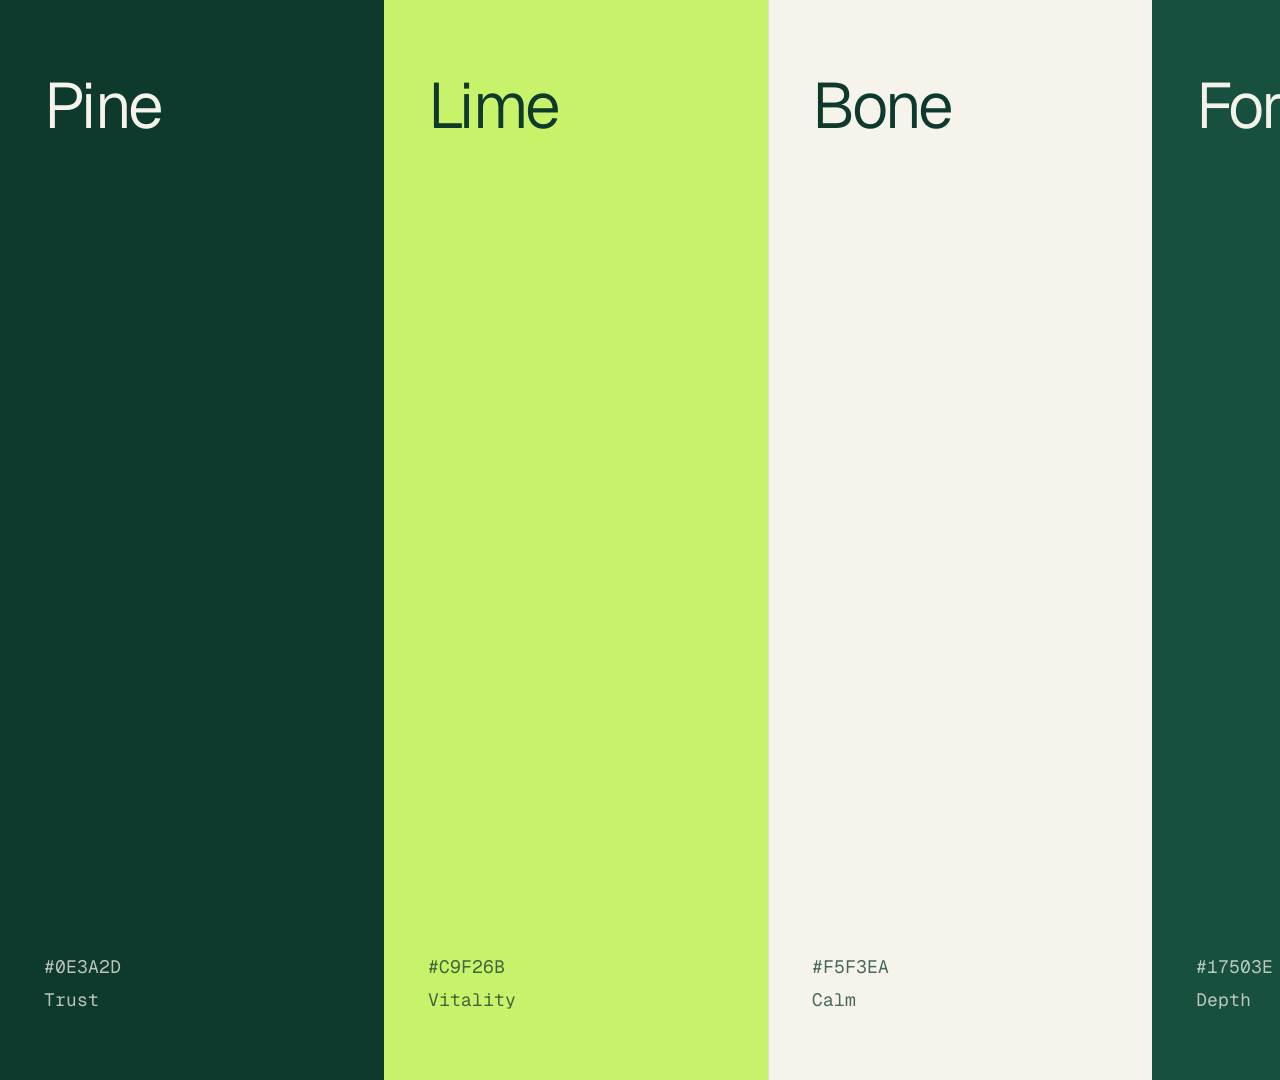
<file: behance/motion/brand-system.html>
<!doctype html>
<html lang="en">
<head>
<meta charset="utf-8">
<title>Telo | Brand system loops</title>
<link href="https://fonts.googleapis.com/css2?family=Geist:wght@300..600&family=Geist+Mono:wght@400;500&family=Instrument+Serif:ital@0;1&display=swap" rel="stylesheet">
<link rel="stylesheet" href="../css/tokens.css">
<style>
  *,*::before,*::after{box-sizing:border-box}
  html,body{margin:0;overflow:hidden;background:#F5F3EA}
  .stage{position:relative;width:1920px;height:1080px;overflow:hidden;font-family:var(--f-sans);background:var(--bone)}
  .scene{position:absolute;inset:0}
  .mono{font-family:var(--f-mono);font-size:18px;letter-spacing:.06em;text-transform:uppercase}
  /* A: palette */
  .pal{display:flex}
  .pal div{flex:1;height:100%;display:flex;flex-direction:column;justify-content:space-between;padding:64px 44px}
  .pal h3{margin:0;font-size:64px;font-weight:350;letter-spacing:-.04em}
  .pal p{margin:0;font-family:var(--f-mono);font-size:18px;line-height:1.8;opacity:.75}
  /* B: type */
  .type{background:var(--pine);color:var(--bone)}
  .aa{position:absolute;left:150px;top:90px;font-size:640px;line-height:1;letter-spacing:-.06em;font-weight:300}
  .aa em{font-family:var(--f-serif);font-style:italic;font-weight:400;color:var(--lime);letter-spacing:-.02em}
  .wgt{position:absolute;right:150px;top:150px;text-align:right}
  .wgt .mono{color:var(--lime)}
  .wgt b{display:block;font-size:150px;font-weight:300;letter-spacing:-.05em;line-height:1;margin-top:12px;font-variant-numeric:tabular-nums}
  .fams{position:absolute;right:150px;bottom:130px;display:grid;gap:18px;text-align:right;font-size:34px;color:rgba(245,243,234,.85)}
  .fams .s{font-family:var(--f-serif);font-style:italic;font-size:42px}
  .fams .m{font-family:var(--f-mono);font-size:28px}
  /* C: bars */
  .bars{background:#E4EBDB}
  .bars__in{position:absolute;left:220px;right:220px;top:50%;transform:translateY(-50%);display:grid;gap:64px}
  .bars h2{margin:0 0 16px;font-size:96px;font-weight:300;letter-spacing:-.045em;color:var(--pine);line-height:1}
  .bars h2 em{font-family:var(--f-serif);font-style:italic;color:#4E8A1C}
  .row{display:grid;grid-template-columns:320px 1fr 220px;gap:40px;align-items:center}
  .row b{font-size:38px;font-weight:400;letter-spacing:-.02em;color:var(--pine)}
  .row span{display:block;font-size:20px;color:var(--t-2);margin-top:4px}
  .bar{position:relative;height:16px;border-radius:16px;background:linear-gradient(90deg,var(--watch) 0 16%,var(--ok) 16% 34%,var(--opt) 34% 66%,var(--ok) 66% 84%,var(--watch) 84%)}
  .bar.low{background:linear-gradient(90deg,var(--opt) 0 45%,var(--ok) 45% 70%,var(--watch) 70%)}
  .bar.high{background:linear-gradient(90deg,var(--watch) 0 30%,var(--ok) 30% 55%,var(--opt) 55%)}
  .pin{position:absolute;top:50%;left:0;width:36px;height:36px;margin:-18px 0 0 -18px;border-radius:50%;background:#fff;border:8px solid var(--pine);box-shadow:0 8px 20px rgba(14,58,45,.25)}
  .val{text-align:right;font-size:44px;font-weight:350;letter-spacing:-.03em;color:var(--pine);font-variant-numeric:tabular-nums}
  .val small{display:block;font-family:var(--f-mono);font-size:15px;letter-spacing:.06em;color:#4E8A1C}
  .wm{position:absolute;right:72px;bottom:56px;width:120px}
</style>
</head>
<body>
<div class="stage">
  <section class="scene pal" id="sA">
    <div style="background:#0E3A2D;color:#F5F3EA"><h3>Pine</h3><p>#0E3A2D<br>Trust</p></div>
    <div style="background:#C9F26B;color:#0E3A2D"><h3>Lime</h3><p>#C9F26B<br>Vitality</p></div>
    <div style="background:#F5F3EA;color:#0E3A2D;box-shadow:inset 1px 0 0 rgba(14,58,45,.1)"><h3>Bone</h3><p>#F5F3EA<br>Calm</p></div>
    <div style="background:#17503E;color:#F5F3EA"><h3>Forest</h3><p>#17503E<br>Depth</p></div>
    <div style="background:#8FD63F;color:#0E3A2D"><h3>Leaf</h3><p>#8FD63F<br>Progress</p></div>
  </section>
  <section class="scene type" id="sB">
    <div class="aa"><span class="aa__g">A</span><em>a</em></div>
    <div class="wgt"><p class="mono">Geist · weight</p><b class="wnum">300</b></div>
    <div class="fams"><span>Geist · headlines &amp; UI</span><span class="s">Instrument Serif · emotion</span><span class="m">GEIST MONO · DATA</span></div>
  </section>
  <section class="scene bars" id="sC">
    <div class="bars__in">
      <h2>Optimal, not <em>alarming.</em></h2>
      <div class="row"><div><b>ApoB</b><span>Heart · lower is better</span></div><div class="bar low"><i class="pin" data-to="30"></i></div><p class="val"><span class="n" data-to="72">0</span><small>OPTIMAL</small></p></div>
      <div class="row"><div><b>VO₂ max</b><span>Fitness · higher is better</span></div><div class="bar high"><i class="pin" data-to="84"></i></div><p class="val"><span class="n" data-to="46">0</span><small>OPTIMAL</small></p></div>
      <div class="row"><div><b>HbA1c</b><span>Metabolic · in range</span></div><div class="bar"><i class="pin" data-to="50"></i></div><p class="val"><span class="n" data-to="5.3" data-d="1">0</span><small>OPTIMAL</small></p></div>
    </div>
    <svg class="wm" viewBox="-1 18 181 88" fill="none"><g stroke="#0E3A2D" stroke-width="7.2" stroke-linecap="round" stroke-linejoin="round"><path d="M12 24V86Q12 100 26 100H29"/><path d="M3 56H28"/><path d="M41 78H85A22 22 0 1 0 79.85 92.14"/><path d="M104 24V86Q104 100 118 100"/><path d="M172.35 72.68A22 22 0 1 1 156.32 56.65"/></g><circle cx="166.56" cy="62.44" r="4.6" fill="#8FD63F"/></svg>
  </section>
</div>
<script src="https://cdnjs.cloudflare.com/ajax/libs/gsap/3.12.5/gsap.min.js"></script>
<script>
  const cols = gsap.utils.toArray('#sA > div');
  gsap.set('#sB', { clipPath: 'inset(100% 0 0 0)' });
  gsap.set('#sC', { clipPath: 'inset(100% 0 0 0)' });
  const tl = gsap.timeline({ paused: true });
  // A: palette sweep
  tl.from(cols, { yPercent: 100, duration: 1.1, stagger: .12, ease: 'expo.out' }, 0)
    .from('#sA h3, #sA p', { opacity: 0, y: 30, duration: .8, stagger: .05, ease: 'expo.out' }, .5)
    .to(cols, { flexGrow: (i) => [3, 1.4, 1, .6, .6][i], duration: 1.2, ease: 'expo.inOut' }, 1.9)
  // B: type
    .to('#sB', { clipPath: 'inset(0% 0 0 0)', duration: 1, ease: 'expo.inOut' }, 3.3)
    .from('.aa', { y: 120, opacity: 0, duration: 1.2, ease: 'expo.out' }, 3.7)
    .from('.fams span', { opacity: 0, x: 40, duration: .8, stagger: .1, ease: 'expo.out' }, 3.9);
  const w = { v: 300 };
  tl.to(w, { v: 600, duration: 1.6, ease: 'power2.inOut', onUpdate: () => { document.querySelector('.aa__g').style.fontWeight = Math.round(w.v); document.querySelector('.wnum').textContent = Math.round(w.v); } }, 4.2)
    .to(w, { v: 300, duration: 1.1, ease: 'power2.inOut', onUpdate: () => { document.querySelector('.aa__g').style.fontWeight = Math.round(w.v); document.querySelector('.wnum').textContent = Math.round(w.v); } }, 5.9)
  // C: bars
    .to('#sC', { clipPath: 'inset(0% 0 0 0)', duration: 1, ease: 'expo.inOut' }, 7.1)
    .from('.bars h2, .row', { opacity: 0, y: 30, duration: .8, stagger: .1, ease: 'expo.out' }, 7.5);
  document.querySelectorAll('.pin').forEach((p, i) => tl.fromTo(p, { left: '0%' }, { left: p.dataset.to + '%', duration: 1.6, ease: 'expo.out' }, 7.9 + i * .12));
  document.querySelectorAll('.n').forEach((n, i) => { const o = { v: 0 }, d = +(n.dataset.d || 0); tl.to(o, { v: +n.dataset.to, duration: 1.6, ease: 'expo.out', onUpdate: () => n.textContent = o.v.toFixed(d) }, 7.9 + i * .12); });
  tl.to({}, { duration: 1.3 });
  window.__duration = tl.duration();
  window.__seek = t => tl.time(t, false);
  if (!/capture/.test(location.search)) tl.repeat(-1).play();
</script>
</body>
</html>
</file>
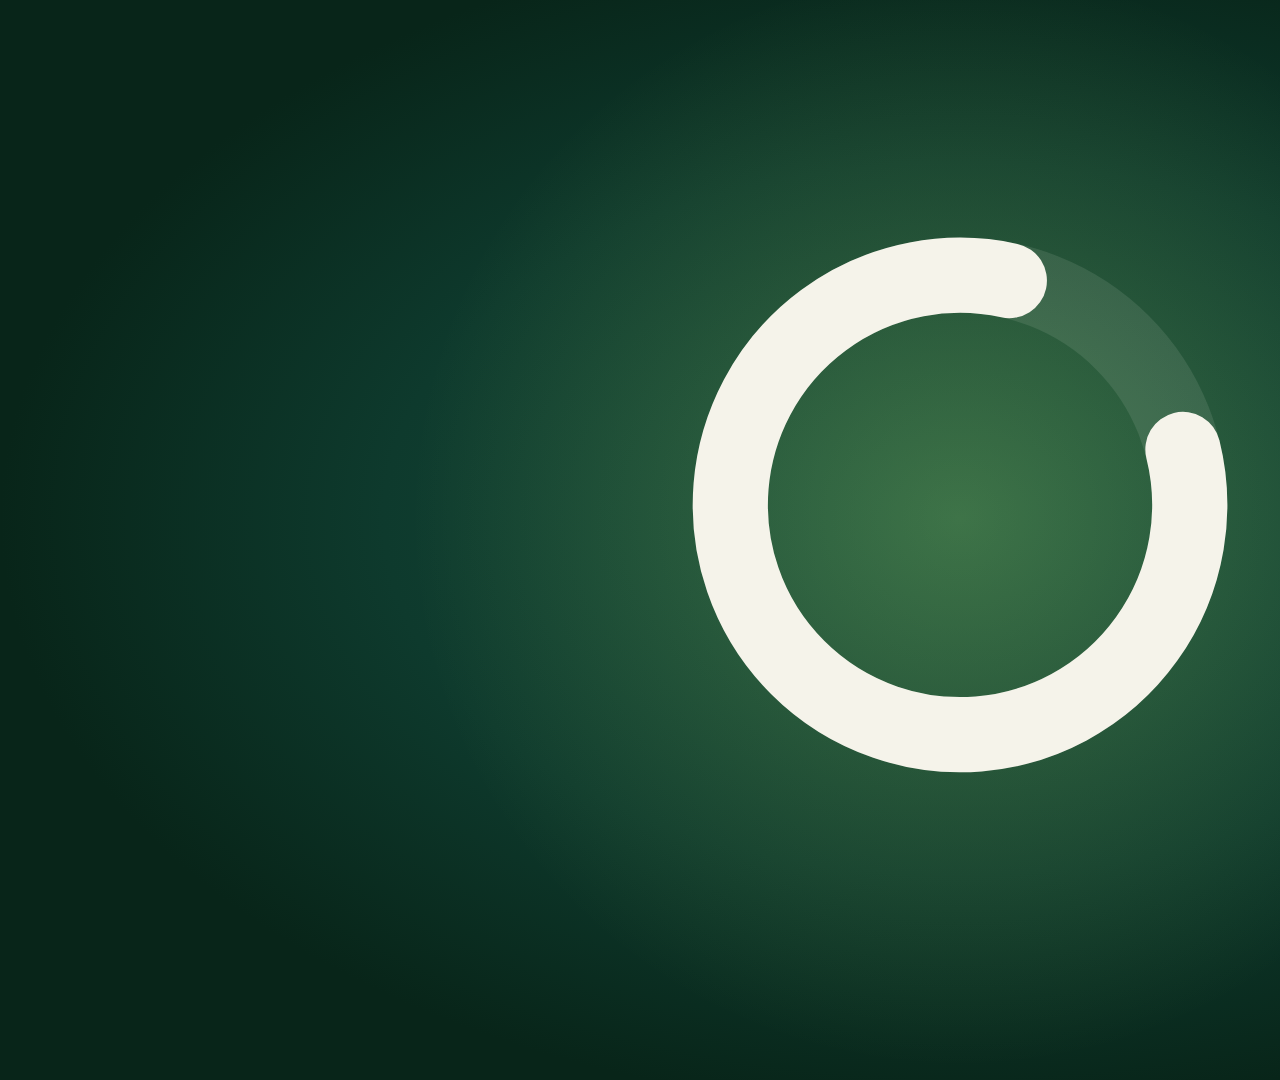
<file: behance/motion/logo-reveal.html>
<!doctype html>
<html lang="en">
<head>
<meta charset="utf-8">
<title>Telo | Logo reveal</title>
<link href="https://fonts.googleapis.com/css2?family=Geist:wght@300..600&family=Geist+Mono:wght@400;500&family=Instrument+Serif:ital@0;1&display=swap" rel="stylesheet">
<link rel="stylesheet" href="../css/tokens.css">
<style>
  *,*::before,*::after{box-sizing:border-box}
  html,body{margin:0;background:#0E3A2D;overflow:hidden}
  .stage{position:relative;width:1920px;height:1080px;overflow:hidden;background:radial-gradient(50% 55% at 50% 48%,#17503E 0%,#0E3A2D 60%,#082519 100%);font-family:var(--f-sans);color:var(--bone)}
  .glow{position:absolute;left:50%;top:48%;width:1100px;height:1100px;margin:-550px 0 0 -550px;border-radius:50%;background:radial-gradient(closest-side,rgba(201,242,107,.22),rgba(201,242,107,0));opacity:0}
  svg.mark{position:absolute;left:50%;top:50%;width:900px;transform:translate(-50%,-58%);overflow:visible}
  .tag{position:absolute;left:0;right:0;top:712px;text-align:center;font-size:54px;font-weight:300;letter-spacing:-.03em;opacity:0}
  .tag em{font-family:var(--f-serif);font-style:italic;color:var(--lime)}
  .corner{position:absolute;bottom:56px;font-family:var(--f-mono);font-size:16px;letter-spacing:.06em;text-transform:uppercase;color:rgba(245,243,234,.45);opacity:0}
  .c1{left:72px}.c2{right:72px}
</style>
</head>
<body>
<div class="stage">
  <div class="glow"></div>
  <svg class="mark" viewBox="-1 18 181 88" fill="none">
    <g stroke="#F5F3EA" stroke-width="7.2" stroke-linecap="round" stroke-linejoin="round">
      <path class="ln" pathLength="1" d="M12 24V86Q12 100 26 100H29"/>
      <path class="ln" pathLength="1" d="M3 56H28"/>
      <path class="ln" pathLength="1" d="M41 78H85A22 22 0 1 0 79.85 92.14"/>
      <path class="ln" pathLength="1" d="M104 24V86Q104 100 118 100"/>
      <g id="o">
        <circle class="trk" cx="151" cy="78" r="22" stroke="rgba(245,243,234,.1)"/>
        <path class="ring" pathLength="1" d="M172.35 72.68A22 22 0 1 1 156.32 56.65"/>
        <circle class="dot" cx="166.56" cy="62.44" r="4.6" fill="#C9F26B" stroke="none"/>
      </g>
    </g>
  </svg>
  <p class="tag">Add years. <em>Add life to them.</em></p>
  <span class="corner c1">Telo · Preventive longevity</span><span class="corner c2">DesignMonks</span>
</div>
<script src="https://cdnjs.cloudflare.com/ajax/libs/gsap/3.12.5/gsap.min.js"></script>
<script>
  gsap.set('.ln,.ring', { strokeDasharray: 1, strokeDashoffset: 1 });
  gsap.set('.dot', { scale: 0, transformOrigin: '50% 50%' });
  gsap.set('.trk', { opacity: 0 });
  gsap.set('.ln,.ring', { opacity: 0 });
  gsap.set('#o', { svgOrigin: '151 78', scale: 2.1, x: -61.5, y: -16 });
  const tl = gsap.timeline({ paused: true })
    .to('.trk', { opacity: 1, duration: .3 }, 0)
    .to('.glow', { opacity: 1, duration: 1.4, ease: 'power2.out' }, 0)
    .set('.ring', { opacity: 1 }, .15)
    .to('.ring', { strokeDashoffset: 0, autoRound: false, duration: 1.3, ease: 'power2.inOut' }, .15)
    .to('.dot', { scale: 1, duration: .55, ease: 'back.out(4)' }, 1.4)
    .to('#o', { scale: 1, x: 0, y: 0, duration: 1.1, ease: 'expo.inOut' }, 2.05)
    .to('.trk', { opacity: 0, duration: .4 }, 2.3)
    .set('.ln', { opacity: 1, stagger: .14 }, 2.55)
    .to('.ln', { strokeDashoffset: 0, autoRound: false, duration: .9, stagger: .14, ease: 'power2.inOut' }, 2.55)
    .to('.tag', { opacity: 1, y: -10, duration: 1, ease: 'expo.out' }, 3.7)
    .to('.corner', { opacity: 1, duration: .8 }, 3.9)
    .to({}, { duration: 1.4 });
  window.__duration = tl.duration();
  window.__seek = t => tl.time(t, false);
  if (!/capture/.test(location.search)) tl.repeat(-1).repeatDelay(.6).play();
</script>
</body>
</html>
</file>
<file: behance/css/tokens.css>
/* =========================================================
   TELO — Brand tokens
   ========================================================= */
:root {
  /* Core palette */
  --pine:   #0E3A2D;   /* primary — trust, depth */
  --forest: #17503E;   /* secondary dark */
  --deep:   #082519;   /* deepest surface */
  --lime:   #C9F26B;   /* signal — vitality */
  --leaf:   #8FD63F;   /* accent dot / positive data */
  --bone:   #F5F3EA;   /* primary light surface */
  --sage:   #DCE6D6;   /* quiet surface */
  --butter: #F2F5C4;   /* glow highlight */
  --ink:    #0B1F18;   /* text on light */
  --white:  #FFFFFF;

  /* Data states */
  --opt:   #8FD63F;
  --ok:    #CFDCC8;
  --watch: #F2B544;

  /* Text */
  --t-1: var(--ink);
  --t-2: rgba(11, 31, 24, .62);
  --t-3: rgba(11, 31, 24, .56);
  --line: rgba(14, 58, 45, .12);
  --line-d: rgba(245, 243, 234, .14);

  /* Type */
  --f-sans: "Geist", ui-sans-serif, system-ui, -apple-system, "Segoe UI", sans-serif;
  --f-serif: "Instrument Serif", "Times New Roman", serif;
  --f-mono: "Geist Mono", ui-monospace, "SFMono-Regular", Menlo, monospace;

  --fs-display: clamp(2.9rem, 1.4rem + 6.2vw, 7.4rem);
  --fs-h2: clamp(2.2rem, 1.3rem + 3.6vw, 4.6rem);
  --fs-h3: clamp(1.25rem, 1rem + .8vw, 1.75rem);
  --fs-body: clamp(1rem, .95rem + .2vw, 1.125rem);
  --fs-small: .875rem;
  --fs-mono: .75rem;

  /* Shape + motion */
  --r-xl: 28px;
  --r-lg: 20px;
  --r-md: 14px;
  --r-pill: 999px;
  --ease-out: cubic-bezier(.16, 1, .3, 1);
  --ease-io: cubic-bezier(.65, 0, .35, 1);

  /* One grade for all footage: warm, slightly desaturated daylight */
  --grade: saturate(.84) contrast(1.05) brightness(.97) sepia(.12) hue-rotate(-4deg);

  --gutter: clamp(16px, 4vw, 48px);
  --maxw: 1360px;
}
</file>
<file: behance/css/app.css>
/* =========================================================
   TELO APP: screen UI (390 x 844)
   ========================================================= */
.a-screen{position:relative;width:390px;height:844px;overflow:hidden;background:var(--bone);color:var(--ink);font-family:var(--f-sans);font-size:15px;line-height:1.4;padding:58px 22px 0;display:flex;flex-direction:column;gap:16px;text-align:left}
.a-screen *{box-sizing:border-box}
.a-screen p,.a-screen h1,.a-screen h2{margin:0}
.a-screen ul{margin:0;padding:0;list-style:none}
.a-screen em{font-family:var(--f-serif);font-style:italic;font-weight:400}

/* status + tabs */
.a-status{position:absolute;top:0;left:0;right:0;height:50px;display:flex;justify-content:space-between;align-items:center;padding:6px 30px 0 34px;font-weight:600;font-size:15px;color:var(--ink);z-index:5}
.a-status.is-dark{color:#fff}
.a-status__ic{display:flex;gap:6px;align-items:center}
.a-status__ic i{display:block;background:currentColor}
.a-status__ic .sig{width:17px;height:11px;clip-path:polygon(0 75%,22% 75%,22% 100%,0 100%,0 75%,26% 50%,48% 50%,48% 100%,26% 100%,26% 50%,52% 25%,74% 25%,74% 100%,52% 100%,52% 25%,78% 0,100% 0,100% 100%,78% 100%,78% 0)}
.a-status__ic .wifi{width:15px;height:11px;clip-path:polygon(50% 100%,0 30%,15% 15%,50% 0,85% 15%,100% 30%)}
.a-status__ic .bat{width:25px;height:12px;border-radius:3.5px;background:currentColor;opacity:.95}
.a-tabs{position:absolute;left:0;right:0;bottom:0;height:86px;padding:10px 26px 28px;display:flex;justify-content:space-between;background:rgba(245,243,234,.92);backdrop-filter:blur(16px);border-top:1px solid var(--line)}
.a-tabs span{display:grid;justify-items:center;gap:4px;font-size:11px;font-weight:500;color:var(--t-3);width:64px}
.a-tabs svg{width:24px;height:24px;fill:none;stroke:currentColor;stroke-width:1.7;stroke-linecap:round;stroke-linejoin:round}
.a-tabs .on{color:var(--pine)}
.a-tabs .on svg{stroke-width:2.1}

/* type */
.a-h1{font-size:34px;line-height:1.04;font-weight:350;letter-spacing:-.035em}
.a-h1--dark{color:var(--pine);font-size:40px}
.a-h2{font-size:24px;line-height:1.1;font-weight:400;letter-spacing:-.03em;color:var(--pine)}
.a-p{font-size:15px;color:rgba(255,255,255,.78)}
.a-sub{font-size:13px;color:var(--t-2)}
.a-label{font-family:var(--f-mono);font-size:10.5px;letter-spacing:.04em;text-transform:uppercase;color:var(--t-2)}
.a-link{font-size:13px;font-weight:500;color:var(--pine);text-decoration:underline;text-underline-offset:3px;text-decoration-color:rgba(14,58,45,.3)}
.a-kicker{font-family:var(--f-mono);font-size:11px;letter-spacing:.06em;text-transform:uppercase;color:rgba(255,255,255,.75)}
.a-kicker--lime{color:var(--lime)}
.a-row{display:flex;justify-content:space-between;align-items:center}
.a-note{font-size:12.5px;color:var(--t-2)}

/* atoms */
.a-btn{display:flex;align-items:center;justify-content:center;height:54px;border-radius:999px;font-weight:500;font-size:16px;flex:none}
.a-btn--lime{background:var(--lime);color:var(--pine)}
.a-btn--pine{background:var(--pine);color:var(--bone)}
.a-btn--ghost{color:#fff;border:1px solid rgba(255,255,255,.35)}
.a-btn--sm{height:40px;padding:0 18px;font-size:14px}
.a-screen .a-chip{display:inline-flex;align-items:center;height:26px;padding:0 10px;border-radius:99px;font-size:12px;font-weight:500;font-style:normal;font-family:var(--f-sans);white-space:nowrap}
.a-chip--lime{background:var(--lime);color:var(--pine)}
.a-chip--opt{background:rgba(143,214,63,.22);color:#3E7414}
.a-chip--watch{background:rgba(242,181,68,.22);color:#97620A}
.a-iconbtn{width:42px;height:42px;border-radius:50%;background:#fff;display:grid;place-items:center;flex:none}
.a-iconbtn svg,.a-back{width:22px;height:22px;fill:none;stroke:var(--pine);stroke-width:1.8;stroke-linecap:round;stroke-linejoin:round}
.a-chev{width:16px;height:16px;fill:none;stroke:var(--t-3);stroke-width:1.8;stroke-linecap:round;stroke-linejoin:round}
.a-avatar{width:44px;height:44px;border-radius:50%;object-fit:cover;object-position:46% 25%;flex:none}
.a-ring .t{fill:none;stroke:rgba(14,58,45,.1)}
.a-ring .v{fill:none;stroke:var(--pine);stroke-linecap:round}
.a-ring.is-light .t{stroke:rgba(245,243,234,.16)}
.a-ring.is-light .v{stroke:var(--lime)}
.a-card{background:#fff;border-radius:22px;padding:16px 18px}
.a-head{display:flex;justify-content:space-between;align-items:center;gap:12px}
.a-head--nav{align-items:center}
.a-mark{width:84px;height:41px;color:#fff}

/* welcome */
.a-welcome{padding:0;color:#fff;background:var(--deep)}
.a-welcome__bg{position:absolute;inset:0;width:100%;height:100%;object-fit:cover;object-position:38% 50%}
.a-welcome__shade{position:absolute;inset:0;background:linear-gradient(180deg,rgba(8,37,25,.35),rgba(8,37,25,.05) 30%,rgba(8,37,25,.88) 68%)}
.a-welcome__top{position:absolute;top:70px;left:0;right:0;display:grid;place-items:center}
.a-welcome__body{position:absolute;left:22px;right:22px;bottom:40px;display:flex;flex-direction:column;gap:14px}
.a-welcome .a-h1{font-size:38px}
.a-welcome .a-h1 em{color:var(--lime)}
.a-dots{display:flex;gap:6px;margin:6px 0 6px}
.a-dots i{width:6px;height:6px;border-radius:6px;background:rgba(255,255,255,.35)}
.a-dots i.on{width:22px;background:var(--lime)}

/* home */
.a-age{display:flex;gap:16px;align-items:center;padding:18px;border-radius:26px;background:radial-gradient(90% 90% at 100% 0,rgba(201,242,107,.28),transparent 60%),var(--pine);color:var(--bone)}
.a-age__ring{position:relative;display:grid;place-items:center;flex:none}
.a-age__ring>div{position:absolute;text-align:center}
.a-age__ring b{display:block;font-size:34px;font-weight:300;letter-spacing:-.04em;line-height:1}
.a-age__ring span{font-family:var(--f-mono);font-size:9.5px;text-transform:uppercase;opacity:.65}
.a-age__meta{display:grid;gap:8px;font-size:13.5px;color:rgba(245,243,234,.75)}
.a-age__meta b{color:var(--bone);font-weight:500}
.a-age__meta .a-chip{justify-self:start}
.a-spark{width:100%;height:34px}
.a-spark path{fill:none;stroke:var(--lime);stroke-width:2.2;stroke-linecap:round}
.a-tasks{display:grid;gap:8px}
.a-tasks li{display:flex;gap:12px;align-items:center;padding:13px 14px;border-radius:18px;background:#fff}
.a-tasks i{width:24px;height:24px;border-radius:50%;border:1.6px solid rgba(14,58,45,.2);flex:none;position:relative}
.a-tasks .done i{background:var(--lime);border-color:var(--lime)}
.a-tasks .done i::after{content:"";position:absolute;left:7px;top:4px;width:6px;height:10px;border:solid var(--pine);border-width:0 2px 2px 0;transform:rotate(42deg)}
.a-tasks b{display:block;font-weight:500;font-size:14.5px;color:var(--pine)}
.a-tasks .done b{color:var(--t-2);text-decoration:line-through;text-decoration-color:rgba(14,58,45,.3)}
.a-tasks span{font-size:12.5px;color:var(--t-3)}
.a-next{display:flex;justify-content:space-between;align-items:center;padding:16px 16px 16px 18px;border-radius:22px;background:var(--lime)}
.a-next b{display:block;font-size:20px;font-weight:400;letter-spacing:-.02em;color:var(--pine)}
.a-next .a-label{color:rgba(14,58,45,.7)}

/* markers */
.a-sum{background:#fff;border-radius:22px;padding:16px 18px;display:grid;gap:12px}
.a-sum__n{display:flex;align-items:baseline;gap:10px}
.a-sum__n b{font-size:40px;font-weight:300;letter-spacing:-.05em;color:var(--pine);line-height:1}
.a-sum__n span{font-size:12.5px;color:var(--t-3)}
.a-sum__bar{display:flex;gap:3px;height:8px}
.a-sum__bar i{width:var(--w);background:var(--c);border-radius:8px}
.a-sum__legend{display:flex;gap:14px;font-size:12px;color:var(--t-2)}
.a-sum__legend span{display:flex;align-items:center;gap:6px}
.a-sum__legend i{width:7px;height:7px;border-radius:50%}
.a-sum__legend .o{background:var(--opt)}.a-sum__legend .n{background:var(--ok)}.a-sum__legend .w{background:var(--watch)}
.a-cats{display:grid;gap:8px}
.a-cats li{display:flex;align-items:center;gap:14px;padding:11px 14px 11px 11px;border-radius:18px;background:#fff}
.a-cats li>div:nth-child(2){flex:1}
.a-cats b{display:block;font-weight:500;color:var(--pine);font-size:15px}
.a-cats span{font-size:12.5px;color:var(--t-3)}
.a-cats__ring{position:relative;display:grid;place-items:center;flex:none}
.a-cats__ring b{position:absolute;font-size:13px;font-weight:500}

/* detail */
.a-detail{gap:12px}
.a-val{display:flex;align-items:baseline;gap:8px;margin-top:4px}
.a-val b{font-size:64px;font-weight:300;letter-spacing:-.05em;color:var(--pine);line-height:1}
.a-val span{color:var(--t-2)}
.a-val .a-chip{margin-left:auto;align-self:center}
.a-range__bar{position:relative;height:10px;border-radius:10px;background:linear-gradient(90deg,var(--opt) 0 45%,var(--ok) 45% 70%,var(--watch) 70%)}
.a-range__bar i{position:absolute;top:50%;width:20px;height:20px;margin:-10px 0 0 -10px;border-radius:50%;background:#fff;border:5px solid var(--pine)}
.a-range__lbl{display:flex;justify-content:space-between;font-size:11.5px;color:var(--t-3);margin-top:8px}
.a-chart{background:#fff;border-radius:22px;padding:16px 14px 12px}
.a-chart svg{width:100%;height:120px;display:block}
.a-chart__x{display:flex;justify-content:space-between;font-family:var(--f-mono);font-size:9.5px;color:var(--t-3);margin-top:6px}
.a-why{display:grid;gap:8px;margin-top:10px;font-size:14px;color:var(--pine)}
.a-why li{display:flex;gap:10px;align-items:center}
.a-why i{width:24px;height:24px;border-radius:50%;background:rgba(201,242,107,.5);display:grid;place-items:center;font-style:normal;font-size:12px}

/* plan */
.a-week{display:flex;justify-content:space-between}
.a-week span{display:grid;justify-items:center;gap:4px;width:44px;padding:8px 0;border-radius:16px;color:var(--t-2)}
.a-week small{font-size:11px}
.a-week b{font-size:16px;font-weight:500}
.a-week .on{background:var(--pine);color:var(--bone)}
.a-week .done{color:var(--pine)}
.a-pills{display:flex;gap:6px}
.a-pills span{height:34px;padding:0 14px;border-radius:99px;display:flex;align-items:center;font-size:13.5px;background:#fff;color:var(--t-2)}
.a-pills .on{background:var(--lime);color:var(--pine);font-weight:500}
.a-habits{display:grid;gap:8px}
.a-habits li{display:flex;align-items:center;gap:14px;padding:12px 16px 12px 12px;border-radius:18px;background:#fff}
.a-habits li>div{flex:1}
.a-habits b{display:block;font-weight:500;color:var(--pine)}
.a-habits span{font-size:12.5px;color:var(--t-3)}
.a-habits em{font-family:var(--f-mono);font-style:normal;font-size:11px;color:var(--pine)}
.a-tip{padding:16px 18px;border-radius:22px;background:var(--pine);color:var(--bone);display:grid;gap:6px;font-size:14px}
.a-tip .a-label{color:var(--lime)}

/* care */
.a-care{gap:0;padding-bottom:0}
.a-head--chat{justify-content:flex-start;gap:12px;padding-bottom:14px;border-bottom:1px solid var(--line)}
.a-head--chat b{display:block;font-weight:500;color:var(--pine)}
.a-head--chat span{font-size:12px;color:var(--t-3);display:flex;align-items:center;gap:6px}
.a-head--chat span i{width:7px;height:7px;border-radius:50%;background:var(--leaf)}
.a-avatar--doc{object-position:72% 28%}
.a-thread{display:flex;flex-direction:column;gap:10px;padding:16px 0}
.a-day{align-self:center;font-family:var(--f-mono);font-size:10px;text-transform:uppercase;color:var(--t-3);letter-spacing:.06em}
.a-msg{max-width:80%;padding:12px 14px;border-radius:20px;font-size:14.5px;line-height:1.38}
.a-msg.in{background:#fff;color:var(--pine);border-bottom-left-radius:6px}
.a-msg.out{background:var(--pine);color:var(--bone);align-self:flex-end;border-bottom-right-radius:6px}
.a-file{display:flex;gap:12px;align-items:center;max-width:80%;padding:10px 14px 10px 10px;border-radius:18px;background:#fff;border:1px solid var(--line)}
.a-file__ic{width:40px;height:44px;border-radius:10px;background:var(--lime);display:grid;place-items:center;font-family:var(--f-mono);font-size:10px;color:var(--pine)}
.a-file b{display:block;font-size:13.5px;font-weight:500;color:var(--pine)}
.a-file span{font-size:11.5px;color:var(--t-3)}
.a-typing{display:flex;gap:4px;padding:13px 16px;background:#fff;border-radius:18px;width:max-content}
.a-typing i{width:7px;height:7px;border-radius:50%;background:var(--t-3)}
.a-typing i:nth-child(2){opacity:.6}.a-typing i:nth-child(3){opacity:.35}
.a-quick{display:flex;gap:6px;margin-top:auto;padding-bottom:10px}
.a-quick span{height:34px;padding:0 13px;border-radius:99px;border:1px solid rgba(14,58,45,.18);display:flex;align-items:center;font-size:13px;color:var(--pine);white-space:nowrap}
.a-input{display:flex;align-items:center;gap:10px;margin:0 -22px;padding:12px 16px 34px 22px;background:#fff;border-top:1px solid var(--line)}
.a-input span{flex:1;height:44px;border-radius:99px;background:var(--bone);display:flex;align-items:center;padding:0 16px;color:var(--t-3);font-size:14px}
.a-input i{width:44px;height:44px;border-radius:50%;background:var(--pine);display:grid;place-items:center}
.a-input svg{width:20px;height:20px;fill:none;stroke:var(--lime);stroke-width:2;stroke-linecap:round;stroke-linejoin:round}

/* booking */
.a-booking{gap:14px}
.a-seg{display:flex;padding:4px;border-radius:99px;background:#E7ECDD}
.a-seg span{flex:1;height:40px;border-radius:99px;display:grid;place-items:center;font-size:14px;color:var(--t-2)}
.a-seg .on{background:var(--pine);color:var(--bone)}
.a-dates{display:flex;gap:8px}
.a-dates span{flex:1;display:grid;justify-items:center;gap:2px;padding:12px 0;border-radius:18px;background:#fff;color:var(--pine)}
.a-dates small{font-size:11.5px;color:var(--t-3)}
.a-dates b{font-size:20px;font-weight:400}
.a-dates .on{background:var(--lime)}
.a-dates .on small{color:rgba(14,58,45,.7)}
.a-slots{display:grid;grid-template-columns:repeat(3,1fr);gap:8px}
.a-slots span{height:46px;border-radius:14px;background:#fff;display:grid;place-items:center;font-size:15px;color:var(--pine)}
.a-slots .on{background:var(--pine);color:var(--bone)}
.a-slots .off{color:var(--t-3);text-decoration:line-through;background:transparent;border:1px dashed var(--line)}
.a-addr{display:flex;align-items:center;gap:12px}
.a-addr>div{flex:1}
.a-addr b{display:block;font-weight:500;color:var(--pine)}
.a-addr span{font-size:12.5px;color:var(--t-3)}
.a-addr__ic{width:40px;height:40px;border-radius:12px;background:var(--bone);display:grid;place-items:center}
.a-addr__ic svg{width:20px;height:20px;fill:none;stroke:var(--pine);stroke-width:1.8}
.a-booking .a-btn{margin-top:auto;margin-bottom:34px}
.a-expect{display:grid;grid-template-columns:repeat(3,1fr);gap:8px}
.a-expect div{background:#fff;border-radius:16px;padding:12px;display:grid;gap:4px}
.a-expect b{font-size:13.5px;font-weight:500;color:var(--pine)}
.a-expect span{font-size:11.5px;color:var(--t-3);line-height:1.3}

/* results */
.a-results{background:var(--pine);color:var(--bone);align-items:center;text-align:center;padding-top:84px}
.a-results__glow{position:absolute;width:520px;height:520px;left:50%;top:150px;margin-left:-260px;border-radius:50%;background:radial-gradient(closest-side,rgba(201,242,107,.35),transparent);pointer-events:none}
.a-results .a-h1{font-size:36px;position:relative}
.a-results .a-h1 em{color:var(--lime)}
.a-big{position:relative;display:grid;place-items:center;margin:8px 0}
.a-big>div{position:absolute}
.a-big b{display:block;font-size:64px;font-weight:300;letter-spacing:-.05em;line-height:1}
.a-big span{font-size:13px;color:var(--lime)}
.a-compare{width:100%;display:grid;gap:10px;padding:16px 18px;border-radius:22px;background:rgba(245,243,234,.08);text-align:left;position:relative}
.a-compare div{display:grid;grid-template-columns:90px 1fr 70px;gap:12px;align-items:center;font-size:13px}
.a-compare span{color:rgba(245,243,234,.7)}
.a-compare b{font-family:var(--f-mono);font-size:11px;font-weight:400;text-align:right;color:var(--lime)}
.a-compare i{position:relative;height:6px;border-radius:6px;background:rgba(245,243,234,.12)}
.a-compare u{position:absolute;left:0;top:0;bottom:0;width:var(--b);border-radius:6px;background:var(--lime)}
.a-compare s{position:absolute;left:0;top:0;bottom:0;width:var(--a);border-radius:6px;background:rgba(245,243,234,.45)}
.a-results .a-btn{width:100%;position:relative}
.a-results .a-btn--ghost{color:var(--bone);border-color:rgba(245,243,234,.3);margin-bottom:30px}
</file>
<file: behance/css/pres.css>
/* =========================================================
   TELO: Behance presentation (1400px canvas)
   Each <section class="m"> is one Behance module / PDF page.
   ========================================================= */
*,*::before,*::after{box-sizing:border-box}
html,body{margin:0;background:#E9E7DF}
body{font-family:var(--f-sans);color:var(--ink);-webkit-font-smoothing:antialiased;font-size:18px;line-height:1.5}
img,svg{display:block;max-width:none}
h1,h2,h3,h4,p,figure,blockquote,ul,ol{margin:0;padding:0}
ul,ol{list-style:none}
em{font-family:var(--f-serif);font-style:italic;font-weight:400;letter-spacing:-.01em}
.mono{font-family:var(--f-mono);font-size:13px;letter-spacing:.04em;text-transform:uppercase}

.deck{width:1400px;margin:0 auto}
.m{position:relative;width:1400px;overflow:hidden;background:var(--bone)}
.m--pine{background:var(--pine);color:var(--bone)}
.m--deep{background:var(--deep);color:var(--bone)}
.m--lime{background:var(--lime);color:var(--pine)}
.m--sage{background:#E4EBDB}
.m--white{background:#FAFAF6}
.pad{padding:120px 100px}

/* shared type */
.t-xl{font-size:132px;line-height:.92;font-weight:300;letter-spacing:-.055em}
.t-l{font-size:84px;line-height:.98;font-weight:300;letter-spacing:-.045em}
.t-m{font-size:56px;line-height:1.02;font-weight:350;letter-spacing:-.04em}
.t-s{font-size:32px;line-height:1.15;font-weight:350;letter-spacing:-.03em}
.cap{font-size:19px;line-height:1.55;color:var(--t-2);max-width:46ch}
.m--pine .cap,.m--deep .cap{color:rgba(245,243,234,.66)}
.lime{color:var(--lime)}
.green{color:#4E8A1C}
.head{display:flex;justify-content:space-between;align-items:flex-end;gap:60px;margin-bottom:72px}
.head .cap{max-width:40ch}
.tag{display:inline-flex;align-items:center;gap:10px;font-family:var(--f-mono);font-size:13px;letter-spacing:.06em;text-transform:uppercase;color:var(--t-2);margin-bottom:26px}
.tag::before{content:"";width:8px;height:8px;border-radius:50%;background:var(--leaf)}
.m--pine .tag,.m--deep .tag{color:rgba(245,243,234,.6)}
.m--lime .tag{color:rgba(14,58,45,.7)}
.cons .tag,.apphero .tag{color:rgba(245,243,234,.6)}
.apphero .cap{color:rgba(245,243,234,.66)}
.m--lime .tag::before{background:var(--pine)}
.wm{display:block;height:auto;aspect-ratio:181/88}

/* devices */
.phone{position:relative;width:414px;height:868px;padding:12px;border-radius:66px;background:#0B1F18;box-shadow:0 0 0 2px #2A3D35 inset,0 60px 90px -40px rgba(8,37,25,.55);flex:none}
.phone__in{position:relative;width:390px;height:844px;border-radius:54px;overflow:hidden;background:var(--bone)}
.phone__island{position:absolute;z-index:10;top:11px;left:50%;width:122px;height:35px;margin-left:-61px;border-radius:20px;background:#0B1F18}
.phone--shot .phone__in img{width:100%;height:100%;object-fit:cover;object-position:top}
.browser{border-radius:16px;overflow:hidden;background:#fff;box-shadow:0 50px 90px -50px rgba(8,37,25,.45),0 0 0 1px rgba(14,58,45,.08)}
.browser__bar{height:40px;display:flex;align-items:center;gap:8px;padding:0 16px;background:#F3F2EC;border-bottom:1px solid rgba(14,58,45,.08)}
.browser__bar i{width:11px;height:11px;border-radius:50%;background:#D9D7CC}
.browser__url{margin:0 auto;height:24px;padding:0 60px;border-radius:8px;background:#fff;display:flex;align-items:center;font-size:12px;color:var(--t-2);font-family:var(--f-sans)}
.browser img{width:100%;display:block}

/* ---------- 01 cover ---------- */
.cover{height:1050px;color:#fff}
.cover__bg{position:absolute;inset:0;width:100%;height:100%;object-fit:cover;object-position:50% 60%}
.cover__shade{position:absolute;inset:0;background:radial-gradient(55% 45% at 50% 50%,rgba(8,37,25,.42),rgba(8,37,25,0) 80%),linear-gradient(180deg,rgba(8,37,25,.55),rgba(8,37,25,.15) 35%,rgba(8,37,25,.6))}
.cover__top{position:absolute;top:56px;left:72px;right:72px;display:flex;justify-content:space-between;color:rgba(255,255,255,.85)}
.cover__wm{position:absolute;left:50%;top:50%;width:620px;height:auto;transform:translate(-50%,-56%);color:#fff;filter:drop-shadow(0 10px 50px rgba(8,37,25,.35))}
.cover__bot{position:absolute;left:72px;right:72px;bottom:56px;display:flex;justify-content:space-between;align-items:flex-end}
.cover__bot p:first-child{font-size:30px;letter-spacing:-.025em;font-weight:350}
.cover__bot em{color:var(--lime)}

/* ---------- 02 intro ---------- */
.intro{display:grid;grid-template-columns:1.15fr 1fr;gap:100px;align-items:start}
.intro h1 em{color:#4E8A1C}
.intro__right{display:grid;gap:44px;padding-top:18px}
.intro__right>p{font-size:22px;line-height:1.5;color:var(--t-1);letter-spacing:-.01em}
.meta{display:grid;grid-template-columns:1fr 1fr;border-top:1px solid var(--line)}
.meta div{padding:20px 0;border-bottom:1px solid var(--line)}
.meta div:nth-child(odd){padding-right:20px}
.meta dt,.meta .k{font-family:var(--f-mono);font-size:12px;letter-spacing:.05em;text-transform:uppercase;color:var(--t-3);margin-bottom:6px}
.meta .v{font-size:17px;color:var(--pine)}

/* ---------- 03 bento ---------- */
.bento{display:grid;grid-template-columns:repeat(4,1fr);grid-template-rows:330px 330px 330px;gap:16px;padding:16px}
.b{position:relative;border-radius:28px;overflow:hidden;background:#fff}
.b img.ph{position:absolute;inset:0;width:100%;height:100%;object-fit:cover}
.b--maya{grid-column:1/3;grid-row:1/3}
.b--maya img.ph{object-position:42% 30%}
.b--wm{grid-column:3/5;grid-row:1;background:var(--pine);display:grid;place-items:center}
.b--wm svg{width:300px;color:var(--bone);--dot:var(--lime)}
.b--ring{grid-column:3;grid-row:2;background:var(--lime);display:grid;place-items:center}
.b--ring svg{width:150px;color:var(--pine);--dot:var(--bone)}
.b--stat{grid-column:4;grid-row:2;background:var(--bone);padding:30px;display:flex;flex-direction:column;justify-content:space-between}
.b--stat b{font-size:110px;font-weight:300;letter-spacing:-.06em;line-height:.9;color:var(--pine)}
.b--stat p{color:var(--t-2);font-size:16px}
.b--lab{grid-column:1;grid-row:3}
.b--icon{grid-column:2;grid-row:3;background:#E4EBDB;display:grid;place-items:center}
.b--icon img{width:150px;border-radius:34px;box-shadow:0 30px 40px -20px rgba(8,37,25,.5)}
.b--run{grid-column:3/5;grid-row:3}
.b--run img.ph{object-position:50% 70%}
.b__chip{position:absolute;left:24px;bottom:24px;display:flex;align-items:center;gap:14px;padding:14px 20px 14px 14px;border-radius:20px;background:rgba(245,243,234,.18);backdrop-filter:blur(16px);-webkit-backdrop-filter:blur(16px);border:1px solid rgba(255,255,255,.25);color:#fff}
.b__chip .rg{width:52px;height:52px}
.b__chip b{display:block;font-weight:500;font-size:18px}
.b__chip span{font-size:13px;opacity:.8}
.b__label{position:absolute;left:26px;top:24px;font-family:var(--f-mono);font-size:12px;letter-spacing:.06em;text-transform:uppercase;color:#fff;opacity:.85}
.b__quote{position:absolute;left:36px;right:36px;bottom:34px;color:#fff;font-size:44px;line-height:1.04;font-weight:300;letter-spacing:-.04em}
.b__quote em{color:var(--lime)}

/* ---------- 04 challenge ---------- */
.chal{display:grid;grid-template-columns:1fr 1fr;gap:80px}
.chal__col{display:grid;gap:22px;align-content:start}
.chal__col h3{font-size:40px;font-weight:350;letter-spacing:-.035em;line-height:1.1}
.chal__col p{font-size:19px;color:rgba(245,243,234,.66);max-width:44ch}
.chal__nums{display:grid;grid-template-columns:repeat(3,1fr);margin-top:96px;border-top:1px solid var(--line-d)}
.chal__nums div{padding:32px 30px 0 0}
.chal__nums b{display:block;font-size:60px;font-weight:300;letter-spacing:-.05em;line-height:1;color:var(--lime)}
.chal__nums span{display:block;margin-top:12px;color:rgba(245,243,234,.66);font-size:16px;max-width:24ch}

/* ---------- 05 persona ---------- */
.pers{display:grid;grid-template-columns:1fr 1fr;gap:24px}
.pc{background:#fff;border-radius:30px;padding:28px;display:grid;grid-template-columns:210px 1fr;gap:28px}
.pc img{width:210px;height:270px;object-fit:cover;border-radius:20px}
.pc__tag{display:inline-block;padding:6px 12px;border-radius:99px;background:var(--lime);color:var(--pine);font-family:var(--f-mono);font-size:11px;letter-spacing:.05em;text-transform:uppercase;margin-bottom:14px}
.pc--b .pc__tag{background:var(--pine);color:var(--lime)}
.pc h3{font-size:30px;font-weight:400;letter-spacing:-.03em;color:var(--pine)}
.pc__role{color:var(--t-2);font-size:15px;margin:2px 0 16px}
.pc blockquote{font-size:20px;line-height:1.3;letter-spacing:-.02em;color:var(--pine)}
.pc__cols{grid-column:1/-1;display:grid;grid-template-columns:repeat(3,1fr);gap:22px;padding-top:22px;border-top:1px solid var(--line)}
.pc__cols p{font-family:var(--f-mono);font-size:11px;letter-spacing:.05em;text-transform:uppercase;color:#4E8A1C;margin-bottom:10px}
.pc__cols li{font-size:14.5px;color:var(--t-2);padding-left:14px;position:relative;margin-bottom:7px;line-height:1.4}
.pc__cols li::before{content:"";position:absolute;left:0;top:.55em;width:5px;height:5px;border-radius:50%;background:var(--leaf)}

/* ---------- 06 journey ---------- */
.jr{position:relative}
.jr__steps{display:grid;grid-template-columns:repeat(6,1fr);gap:12px;position:relative;z-index:1}
.jr__s{background:#fff;border-radius:22px;padding:22px 20px;min-height:200px;display:flex;flex-direction:column;gap:10px}
.jr__s .mono{color:#4E8A1C;font-size:11px}
.jr__s h4{font-size:22px;font-weight:450;letter-spacing:-.02em;color:var(--pine)}
.jr__s p{font-size:14px;color:var(--t-2);line-height:1.45}
.jr__s--hi{background:var(--pine)}
.jr__s--hi h4{color:var(--bone)}.jr__s--hi p{color:rgba(245,243,234,.7)}.jr__s--hi .mono{color:var(--lime)}
.jr__touch{display:grid;grid-template-columns:120px repeat(6,1fr);gap:12px;margin-top:14px;align-items:center}
.jr__touch>span{font-family:var(--f-mono);font-size:11px;text-transform:uppercase;letter-spacing:.05em;color:var(--t-3)}
.jr__touch i{font-style:normal;font-size:13px;color:var(--pine);background:rgba(201,242,107,.45);border-radius:99px;padding:6px 12px;justify-self:start}
.jr__emo{margin-top:40px;background:#fff;border-radius:22px;padding:24px 28px}
.jr__emo .mono{font-size:11px;color:var(--t-3)}
.jr__emo svg{width:100%;height:150px;margin-top:6px}
.jr .jr__steps{margin-left:132px}

/* ---------- 07 idea ---------- */
.idea{display:grid;grid-template-columns:repeat(3,1fr);gap:20px;margin-top:20px}
.idea__c{border:1px solid var(--line-d);border-radius:28px;padding:34px;display:flex;flex-direction:column;gap:20px;min-height:430px;background:rgba(245,243,234,.03)}
.idea__c svg{width:100%;height:200px}
.idea__c h3{font-size:30px;font-weight:350;letter-spacing:-.03em;margin-top:auto}
.idea__c p{color:rgba(245,243,234,.62);font-size:16px}

/* ---------- 08 construction ---------- */
.cons{height:1040px;background:var(--deep);background-image:linear-gradient(rgba(245,243,234,.045) 1px,transparent 1px),linear-gradient(90deg,rgba(245,243,234,.045) 1px,transparent 1px);background-size:35px 35px;background-position:-1px -1px}
.cons__svg{position:absolute;left:50%;top:52%;width:1240px;transform:translate(-50%,-50%);overflow:visible}
.cons__t{position:absolute;left:100px;top:96px}
.cons__t .cap{margin-top:16px}
.cons__specs{position:absolute;right:100px;top:104px;display:grid;gap:8px;text-align:right;color:rgba(245,243,234,.6)}
.cons__specs b{color:var(--lime);font-weight:500}

/* ---------- 09-11 logo ---------- */
.wmhero{height:820px;display:grid;place-items:center}
.wmhero svg{width:880px;color:var(--pine);--dot:var(--leaf)}
.wmhero__cap{position:absolute;left:100px;right:100px;bottom:72px;display:flex;justify-content:space-between;color:var(--t-2)}
.sym{display:grid;grid-template-columns:1.25fr 1fr;height:860px}
.sym__big{background:var(--lime);display:grid;place-items:center;position:relative}
.sym__big svg{width:400px;color:var(--pine);--dot:var(--bone)}
.sym__big .mono{position:absolute;left:44px;bottom:40px;color:rgba(14,58,45,.7)}
.sym__grid{display:grid;grid-template-rows:1fr 1fr;background:var(--bone)}
.sym__icons{display:flex;align-items:center;justify-content:center;gap:28px;border-bottom:1px solid var(--line)}
.sym__icons img{width:190px;border-radius:44px!important;border-radius:34px;box-shadow:0 30px 40px -24px rgba(8,37,25,.55)}
.sym__fav{display:flex;flex-direction:column;align-items:center;justify-content:center;gap:16px;position:relative}
.tabchip{display:flex;align-items:center;gap:10px;width:300px;height:44px;padding:0 16px;border-radius:12px 12px 0 0;background:#fff;box-shadow:0 10px 30px -18px rgba(8,37,25,.4);font-size:14px;color:var(--ink)}
.tabchip--dark{background:#1E2A25;color:#E9EDE5}
.tabchip img{width:16px;height:16px;border-radius:4px}
.tabchip i{margin-left:auto;font-style:normal;opacity:.4}
.sym__sizes{display:flex;align-items:flex-end;gap:28px;margin-top:18px}
.sym__sizes div{display:grid;justify-items:center;gap:8px}

.sym__fav span{font-family:var(--f-mono);font-size:11px;color:var(--t-3)}
.sym__fav .mono{position:absolute;left:44px;bottom:40px;color:var(--t-2)}
.lv{display:grid;grid-template-columns:1fr 1fr;grid-template-rows:440px 440px}
.lv>div{position:relative;display:grid;place-items:center;overflow:hidden}
.lv svg{width:340px}
.lv .mono{position:absolute;left:40px;bottom:34px;font-size:12px;opacity:.75}
.lv__a{background:var(--bone);color:var(--pine);--dot:var(--leaf)}
.lv__b{background:var(--pine);color:var(--bone);--dot:var(--lime)}
.lv__c{background:var(--lime);color:var(--pine);--dot:var(--pine)}
.lv__d{color:#fff;--dot:#fff}
.lv__d img{position:absolute;inset:0;width:100%;height:100%;object-fit:cover}
.lv__d::after{content:"";position:absolute;inset:0;background:rgba(8,37,25,.25)}
.lv__d svg,.lv__d .mono{position:relative;z-index:1}

/* ---------- 12 colour ---------- */
.col{display:grid;grid-template-columns:repeat(4,1fr);gap:16px;height:820px}
.col__c{position:relative;border-radius:28px;overflow:hidden;display:flex;flex-direction:column}
.col__sw{flex:1;padding:30px;display:flex;flex-direction:column;justify-content:space-between}
.col__sw h3{font-size:42px;font-weight:350;letter-spacing:-.035em}
.col__sw p{font-family:var(--f-mono);font-size:12.5px;line-height:1.8;opacity:.75}
.col__tx{height:250px;position:relative}
.col__tx img{width:100%;height:100%;object-fit:cover}
.col__tint{display:grid;grid-template-rows:repeat(4,1fr)}
.col__c--pine{background:var(--pine);color:var(--bone)}
.col__c--lime{background:var(--lime);color:var(--pine)}
.col__c--bone{background:#F5F3EA;color:var(--pine);box-shadow:0 0 0 1px var(--line) inset}
.col__c--sec{background:#fff;color:var(--pine)}
.col__steps{display:grid;grid-template-rows:repeat(5,1fr);flex:1}
.col__steps div{display:flex;justify-content:space-between;align-items:flex-end;padding:18px 24px;font-family:var(--f-mono);font-size:12px}
.col__steps b{font-family:var(--f-sans);font-size:24px;font-weight:400;letter-spacing:-.02em}

/* ---------- 13 type ---------- */
.type{height:1080px}
.type__giant{position:absolute;right:-60px;top:-40px;font-size:620px;line-height:.8;font-weight:300;letter-spacing:-.07em;color:rgba(245,243,234,.06)}
.type__rows{position:relative;display:grid;gap:0;border-top:1px solid var(--line-d)}
.type__row{display:grid;grid-template-columns:330px 1fr;gap:40px;padding:44px 0;border-bottom:1px solid var(--line-d);align-items:center}
.type__row .mono{color:var(--lime);font-size:12px}
.type__row h3{font-size:40px;font-weight:350;letter-spacing:-.03em;margin:8px 0}
.type__row .sub{color:rgba(245,243,234,.6);font-size:15px}
.type__glyphs{font-size:30px;line-height:1.35;letter-spacing:.02em;color:var(--bone)}
.type__glyphs--serif{font-family:var(--f-serif);font-style:italic;font-size:46px;letter-spacing:0;line-height:1.15}
.type__glyphs--mono{font-family:var(--f-mono);font-size:24px;letter-spacing:.04em}
.scale{display:grid;border-top:1px solid var(--line)}
.scale div{display:grid;grid-template-columns:260px 1fr;gap:40px;align-items:baseline;padding:30px 0;border-bottom:1px solid var(--line);color:var(--pine)}
.scale span{font-family:var(--f-mono);font-size:12px;color:var(--t-3)}
.scale em{color:#4E8A1C}

/* ---------- 15 elements ---------- */
.els{display:grid;grid-template-columns:repeat(3,1fr);gap:16px}
.el{border-radius:26px;height:360px;position:relative;overflow:hidden;background:rgba(245,243,234,.05);border:1px solid var(--line-d)}
.el .mono{position:absolute;left:24px;bottom:22px;font-size:11px;color:rgba(245,243,234,.6)}
.el--glow{background:#FBFBF6;border:0}
.el--glow i{position:absolute;border-radius:50%;filter:blur(40px)}
.el--glow .mono{color:var(--t-2)}
.el--grid{background-image:linear-gradient(var(--line-d) 1px,transparent 1px),linear-gradient(90deg,var(--line-d) 1px,transparent 1px);background-size:44px 44px}
.el__center{position:absolute;inset:0 0 50px;display:grid;place-items:center}
.el--bars .bars{width:320px;display:grid;gap:30px}
.el--bars .bars>div{width:100%}
.bar{position:relative;height:10px;border-radius:10px;background:linear-gradient(90deg,var(--watch) 0 16%,var(--ok) 16% 34%,var(--opt) 34% 66%,var(--ok) 66% 84%,var(--watch) 84%)}
.bar i{position:absolute;top:50%;width:22px;height:22px;margin:-11px 0 0 -11px;border-radius:50%;background:var(--bone);border:5px solid var(--pine)}
.bars span{display:block;font-family:var(--f-mono);font-size:11px;color:rgba(245,243,234,.6);margin-bottom:10px}
.el--chips{background:radial-gradient(80% 70% at 30% 20%,rgba(201,242,107,.4),transparent 70%),var(--forest)}
.gchip{position:absolute;display:flex;align-items:center;gap:10px;padding:12px 16px;border-radius:16px;background:rgba(255,255,255,.16);border:1px solid rgba(255,255,255,.25);backdrop-filter:blur(12px);font-size:15px;color:#fff}
.gchip i{width:9px;height:9px;border-radius:50%;background:var(--lime)}
.pbtn{display:inline-flex;align-items:center;gap:12px;height:58px;padding:0 26px;border-radius:99px;background:var(--bone);color:var(--pine);font-weight:500;font-size:17px}
.pbtn i{width:10px;height:10px;border-radius:50%;background:var(--leaf);box-shadow:0 0 0 6px rgba(143,214,63,.25)}
.pbtn--lime{background:var(--lime)}
.pbtn--lime i{background:var(--pine);box-shadow:none}

/* ---------- 16 imagery ---------- */
.img{display:grid;grid-template-columns:1.4fr 1fr 1fr;grid-template-rows:380px 380px;gap:16px}
.img figure{position:relative;border-radius:26px;overflow:hidden}
.img img{width:100%;height:100%;object-fit:cover}
.img figcaption{position:absolute;left:18px;bottom:18px;padding:7px 12px;border-radius:99px;background:rgba(255,255,255,.8);font-family:var(--f-mono);font-size:11px;letter-spacing:.05em;text-transform:uppercase;color:var(--pine)}
.img__a{grid-row:1/3}
.img__a svg{position:absolute;left:50%;top:50%;width:300px;transform:translate(-50%,-50%);color:#fff;--dot:#fff;filter:drop-shadow(0 6px 30px rgba(0,0,0,.25))}

/* ---------- 17 motion strip ---------- */
.mo{display:grid;grid-template-columns:repeat(5,1fr);gap:14px}
.mo__f{aspect-ratio:1;border-radius:22px;background:var(--pine);display:grid;place-items:center;position:relative}
.mo__f svg{width:72%;color:var(--bone)}
.mo__f .mono{position:absolute;left:18px;bottom:16px;color:rgba(245,243,234,.5);font-size:10px}
.mo__note{display:flex;justify-content:space-between;align-items:center;margin-top:28px;padding:22px 26px;border-radius:20px;border:1px dashed rgba(14,58,45,.3)}
.mo__note b{font-weight:500;color:var(--pine)}
.mo__note span{color:var(--t-2);font-size:15px}

/* ---------- 18-21 web ---------- */
.webhero{height:1180px;background:radial-gradient(60% 50% at 70% 0%,rgba(201,242,107,.45),transparent 70%),#E4EBDB}
.webhero .browser{position:absolute;left:100px;right:100px;top:380px}
.webhero__t{position:absolute;left:100px;right:100px;top:110px;display:flex;justify-content:space-between;align-items:flex-end}
.webgrid{display:grid;grid-template-columns:1fr 1fr;gap:28px 28px;align-items:start}
.webgrid .browser:nth-child(even){margin-top:120px}
.webgrid figcaption{margin-top:14px;font-family:var(--f-mono);font-size:12px;letter-spacing:.05em;text-transform:uppercase;color:var(--t-2)}
.m--deep .webgrid figcaption{color:rgba(245,243,234,.55)}
.mob{display:flex;justify-content:center;gap:22px;align-items:flex-start;padding-bottom:20px}
.mob .phone{width:222px;height:466px;padding:8px;border-radius:40px}
.mob .phone__in{width:206px;height:450px;border-radius:32px}
.mob .phone__island{width:72px;height:21px;margin-left:-36px;top:15px;border-radius:12px}
.mob .phone:nth-child(even){margin-top:80px}
.mob__cap{display:grid;grid-template-columns:repeat(5,250px);gap:26px;justify-content:center;margin-top:28px}

/* ---------- 22-23 app ---------- */
.apphero{height:1330px;background:radial-gradient(55% 45% at 50% 55%,rgba(201,242,107,.25),transparent 70%),var(--pine)}
.apphero__t{position:absolute;left:100px;right:100px;top:110px;display:flex;justify-content:space-between;align-items:flex-end;z-index:2}
.apphero__ph{position:absolute;left:0;right:0;top:460px;display:flex;justify-content:center;gap:40px}
.apphero__ph .phone:nth-child(2){margin-top:-60px}
.screens{display:grid;grid-template-columns:repeat(3,414px);gap:72px 44px;justify-content:center}
.screens figure{display:grid;gap:22px}
.screens figcaption{display:flex;gap:14px;align-items:baseline}
.screens figcaption b{font-family:var(--f-mono);font-size:12px;color:#4E8A1C;font-weight:400}
.screens figcaption span{font-size:20px;letter-spacing:-.02em;color:var(--pine)}
.screens figcaption small{display:block;font-size:14.5px;color:var(--t-2);margin-top:2px;letter-spacing:0}

/* ---------- 24 ui kit ---------- */
.kit{display:grid;grid-template-columns:repeat(12,1fr);gap:16px}
.kc{background:#fff;border-radius:24px;padding:28px;position:relative}
.kc>.mono{display:block;color:var(--t-3);font-size:11px;margin-bottom:22px}
.k-btns{grid-column:span 5;display:grid;gap:14px;align-content:start}
.k-btns .row{display:flex;gap:12px;flex-wrap:wrap;align-items:center}
.kbtn{height:52px;padding:0 24px;border-radius:99px;display:inline-flex;align-items:center;gap:10px;font-size:15px;font-weight:500}
.kbtn--pine{background:var(--pine);color:var(--bone)}
.kbtn--lime{background:var(--lime);color:var(--pine)}
.kbtn--line{border:1px solid var(--line);color:var(--pine)}
.kbtn--sm{height:40px;padding:0 18px;font-size:13.5px}
.kbtn i{width:9px;height:9px;border-radius:50%;background:var(--leaf)}
.k-inputs{grid-column:span 4;display:grid;gap:12px;align-content:start}
.kin{height:52px;border-radius:14px;border:1px solid var(--line);display:flex;align-items:center;padding:0 16px;font-size:15px;color:var(--t-3);background:#fff}
.kin--focus{border-color:var(--pine);box-shadow:0 0 0 4px rgba(201,242,107,.5);color:var(--ink)}
.kin--err{border-color:#C2412D;color:var(--ink)}
.kerr{font-size:12.5px;color:#B1381F;margin-top:-6px}
.k-ring{grid-column:span 3;display:grid;place-items:center;background:var(--pine);color:var(--bone)}
.k-ring__w{position:relative;display:grid;place-items:center}
.k-ring__w b{position:absolute;font-size:34px;font-weight:300;letter-spacing:-.04em}
.k-ring>.mono{position:absolute;top:28px;left:28px;color:rgba(245,243,234,.5)}
.k-chips{grid-column:span 4}
.k-chips .row{display:flex;flex-wrap:wrap;gap:8px}
.kchip{height:38px;padding:0 15px;border-radius:99px;display:inline-flex;align-items:center;gap:8px;font-size:14px;border:1px solid var(--line);color:var(--ink)}
.kchip::before{content:"";width:7px;height:7px;border-radius:50%;background:var(--line)}
.kchip.on{background:var(--pine);border-color:var(--pine);color:var(--bone)}
.kchip.on::before{background:var(--lime)}
.k-bars{grid-column:span 5}
.k-bars .bar{margin:16px 0 30px}
.k-bars .bar i{border-color:var(--pine)}
.k-bars .lbl{display:flex;justify-content:space-between;font-size:14px;color:var(--pine)}
.k-bars .lbl b{font-weight:500}
.k-tokens{grid-column:span 3;display:grid;gap:10px;align-content:start}
.k-tokens div{display:flex;justify-content:space-between;font-size:13.5px;color:var(--t-2);padding-bottom:10px;border-bottom:1px solid var(--line)}
.k-tokens b{font-family:var(--f-mono);font-weight:400;font-size:12px;color:var(--pine)}

/* ---------- 25 auth ---------- */
.auth{height:1060px;background:#E4EBDB}
.auth .browser{position:absolute;width:760px}
.auth .b1{left:100px;top:330px}
.auth .b2{right:100px;top:470px}
.auth__t{position:absolute;left:100px;right:100px;top:110px;display:flex;justify-content:space-between;align-items:flex-end}

/* ---------- 26 mockups ---------- */
.mk{display:grid;grid-template-columns:repeat(3,1fr);grid-auto-rows:400px;gap:16px}
.mk>div{position:relative;border-radius:28px;overflow:hidden;display:grid;place-items:center;background:#fff;perspective:900px}
.mk .mono{position:absolute;left:24px;bottom:20px;font-size:11px;color:var(--t-2)}
.mk--wide{grid-column:span 2}
.mcard{width:66%;aspect-ratio:1.586;border-radius:20px;padding:22px 24px;background:radial-gradient(80% 90% at 90% 0%,rgba(201,242,107,.45),transparent 60%),linear-gradient(135deg,var(--forest),var(--deep));color:var(--bone);display:flex;flex-direction:column;justify-content:space-between;position:relative;overflow:hidden;box-shadow:0 40px 60px -30px rgba(8,37,25,.7);transform:rotateX(14deg) rotateY(-16deg) rotateZ(4deg)}
.mcard__top{display:flex;justify-content:space-between;align-items:center}
.mcard__top svg{width:74px;color:var(--bone);--dot:var(--lime)}
.mcard__top span{font-family:var(--f-mono);font-size:10px;padding:5px 9px;border-radius:99px;background:var(--lime);color:var(--pine);text-transform:uppercase}
.mcard__ring{position:absolute;right:-16%;bottom:-40%;width:70%;color:rgba(245,243,234,.08);--dot:rgba(201,242,107,.25)}
.mcard__bot{display:flex;gap:28px;font-size:15px;position:relative}
.mcard__bot span{display:block;font-family:var(--f-mono);font-size:9px;opacity:.6;text-transform:uppercase}
.kitbox{position:relative;width:48%;aspect-ratio:.82}
.kitbox__lid{position:absolute;inset:0 0 auto 0;height:18%;background:var(--pine);border-radius:12px 12px 4px 4px;z-index:1}
.kitbox__face{position:absolute;inset:8% 0 0 0;background:var(--lime);border-radius:10px;padding:26% 12% 10%;display:flex;flex-direction:column;justify-content:space-between;box-shadow:0 40px 60px -30px rgba(8,37,25,.55);color:var(--pine)}
.kitbox__face .rg{width:36%;color:var(--pine);--dot:var(--bone)}
.kitbox__face b{font-size:26px;font-weight:400;letter-spacing:-.03em}
.kitbox__face .sm{font-family:var(--f-mono);font-size:9.5px;opacity:.75;text-transform:uppercase}
.kitbox__face .wm2{width:40%;color:var(--pine);--dot:var(--pine)}
.biz{position:absolute;width:52%;aspect-ratio:1.75;border-radius:10px;box-shadow:0 30px 44px -24px rgba(8,37,25,.55)}
.biz--back{background:var(--pine);display:grid;place-items:center;transform:translate(-16%,-22%) rotate(-8deg);color:var(--bone);--dot:var(--lime)}
.biz--back svg{width:24%}
.biz--front{background:var(--bone);padding:20px 22px;display:flex;flex-direction:column;justify-content:space-between;transform:translate(12%,18%) rotate(4deg);color:var(--pine);--dot:var(--leaf)}
.biz--front svg{width:70px;flex:none}
.biz--front b{display:block;font-weight:500;font-size:15px}
.biz--front span{font-family:var(--f-mono);font-size:9px;color:var(--t-2);text-transform:uppercase;line-height:1.6}
.sign img{position:absolute;inset:0;width:100%;height:100%;object-fit:cover;opacity:.6}
.sign{background:var(--deep)!important}
.sign__plate{position:relative;padding:26px 34px;border-radius:16px;background:rgba(245,243,234,.9);display:grid;gap:12px;justify-items:center;color:var(--pine);--dot:var(--leaf);box-shadow:0 20px 40px -20px rgba(0,0,0,.6)}
.sign__plate svg{width:130px}
.sign__plate span{font-family:var(--f-mono);font-size:10px;color:var(--t-2);text-transform:uppercase}
.sign .mono{color:rgba(245,243,234,.75)!important}
.tote{position:relative;width:46%;aspect-ratio:.86;background:#EDE8DA;border-radius:6px 6px 14px 14px;box-shadow:0 40px 50px -30px rgba(8,37,25,.5);display:grid;place-items:center}
.tote::before,.tote::after{content:"";position:absolute;top:-24%;width:24%;height:34%;border:10px solid #DCD5C2;border-bottom:0;border-radius:60px 60px 0 0}
.tote::before{left:16%}.tote::after{right:16%}
.tote svg{width:58%;color:var(--pine);--dot:var(--leaf)}
.tote span{position:absolute;bottom:12%;font-family:var(--f-mono);font-size:10px;color:var(--pine);text-transform:uppercase;letter-spacing:.06em}

/* ---------- 27 social ---------- */
.soc{display:grid;grid-template-columns:repeat(4,1fr);gap:16px}
.post{position:relative;aspect-ratio:4/5;border-radius:22px;overflow:hidden;display:flex;flex-direction:column;justify-content:space-between;padding:26px}
.post img{position:absolute;inset:0;width:100%;height:100%;object-fit:cover}
.post__in{position:relative;z-index:1;display:flex;flex-direction:column;justify-content:space-between;height:100%}
.post__shade{position:absolute;inset:0;background:linear-gradient(180deg,rgba(8,37,25,.82),rgba(8,37,25,.25) 55%,rgba(8,37,25,.6))}
.post h4{font-size:30px;line-height:1.05;font-weight:350;letter-spacing:-.035em}
.post h4 em{color:var(--lime)}
.post svg.pwm{width:64px;align-self:flex-end;color:currentColor;--dot:var(--lime)}
.post--photo{color:#fff}
.post--pine{background:var(--pine);color:var(--bone)}
.post--lime{background:var(--lime);color:var(--pine)}
.post--lime svg.pwm{--dot:var(--pine)}
.post--lime h4 em{color:#3E7414}
.post__big{font-size:120px;font-weight:300;letter-spacing:-.06em;line-height:.9}
.post .mono{font-size:11px;opacity:.75}

/* ---------- 28 closing ---------- */
.close{height:1000px;display:grid;place-items:center;text-align:center}
.close__glow{position:absolute;width:900px;height:900px;left:50%;top:40%;margin-left:-450px;margin-top:-450px;border-radius:50%;background:radial-gradient(closest-side,rgba(201,242,107,.22),transparent)}
.close__in{position:relative;display:grid;justify-items:center;gap:40px}
.close__in svg{width:420px;color:var(--bone);--dot:var(--lime)}
.close__in h2{font-size:64px;font-weight:300;letter-spacing:-.04em}
.close__in h2 em{color:var(--lime)}
.credits{position:absolute;left:100px;right:100px;bottom:80px;display:grid;grid-template-columns:repeat(5,1fr);gap:20px;text-align:left;border-top:1px solid var(--line-d);padding-top:30px}
.credits p{font-family:var(--f-mono);font-size:11px;letter-spacing:.05em;text-transform:uppercase;color:rgba(245,243,234,.5);margin-bottom:8px}
.credits b{font-weight:400;font-size:17px}

/* print / PDF: blur filters rasterise badly in Chrome's PDF engine, so use solid fallbacks */
@media print{
  *{backdrop-filter:none!important;-webkit-backdrop-filter:none!important}
  .a-tabs{background:#F5F3EA}
  .b__chip{background:rgba(14,58,45,.72)}
  .gchip{background:rgba(245,243,234,.2)}
  .phone{box-shadow:0 0 0 2px #2A3D35 inset}
  .browser{box-shadow:0 0 0 1px rgba(14,58,45,.12)}
  .b--icon img,.sym__icons img{box-shadow:none}
}
</file>
<file: css/tokens.css>
/* =========================================================
   TELO — Brand tokens
   ========================================================= */
:root {
  /* Core palette */
  --pine:   #0E3A2D;   /* primary — trust, depth */
  --forest: #17503E;   /* secondary dark */
  --deep:   #082519;   /* deepest surface */
  --lime:   #C9F26B;   /* signal — vitality */
  --leaf:   #8FD63F;   /* accent dot / positive data */
  --bone:   #F5F3EA;   /* primary light surface */
  --sage:   #DCE6D6;   /* quiet surface */
  --butter: #F2F5C4;   /* glow highlight */
  --ink:    #0B1F18;   /* text on light */
  --white:  #FFFFFF;

  /* Data states */
  --opt:   #8FD63F;
  --ok:    #CFDCC8;
  --watch: #F2B544;

  /* Text */
  --t-1: var(--ink);
  --t-2: rgba(11, 31, 24, .62);
  --t-3: rgba(11, 31, 24, .56);
  --line: rgba(14, 58, 45, .12);
  --line-d: rgba(245, 243, 234, .14);

  /* Type */
  --f-sans: "Geist", ui-sans-serif, system-ui, -apple-system, "Segoe UI", sans-serif;
  --f-serif: "Instrument Serif", "Times New Roman", serif;
  --f-mono: "Geist Mono", ui-monospace, "SFMono-Regular", Menlo, monospace;

  --fs-display: clamp(2.9rem, 1.4rem + 6.2vw, 7.4rem);
  --fs-h2: clamp(2.2rem, 1.3rem + 3.6vw, 4.6rem);
  --fs-h3: clamp(1.25rem, 1rem + .8vw, 1.75rem);
  --fs-body: clamp(1rem, .95rem + .2vw, 1.125rem);
  --fs-small: .875rem;
  --fs-mono: .75rem;

  /* Shape + motion */
  --r-xl: 28px;
  --r-lg: 20px;
  --r-md: 14px;
  --r-pill: 999px;
  --ease-out: cubic-bezier(.16, 1, .3, 1);
  --ease-io: cubic-bezier(.65, 0, .35, 1);

  /* One grade for all footage: warm, slightly desaturated daylight */
  --grade: saturate(.84) contrast(1.05) brightness(.97) sepia(.12) hue-rotate(-4deg);

  --gutter: clamp(16px, 4vw, 48px);
  --maxw: 1360px;
}
</file>
<file: css/auth.css>
/* =========================================================
   TELO — Log in / Create account
   ========================================================= */
*,*::before,*::after{box-sizing:border-box}
body{margin:0;background:var(--bone);color:var(--ink);font-family:var(--f-sans);font-size:1rem;line-height:1.5;-webkit-font-smoothing:antialiased}
img,svg,video{display:block;max-width:100%}
a{color:inherit;text-decoration:none}
button{font:inherit;color:inherit;background:none;border:0;cursor:pointer;padding:0}
h1,p,fieldset,blockquote{margin:0}
ul,ol{margin:0;padding:0;list-style:none}
fieldset{border:0;padding:0}
::selection{background:var(--lime);color:var(--pine)}
:focus-visible{outline:2px solid var(--leaf);outline-offset:3px;border-radius:8px}
em{font-family:var(--f-serif);font-style:italic;font-weight:400;letter-spacing:-.01em}
.mono{font-family:var(--f-mono);font-size:var(--fs-mono);letter-spacing:.02em;text-transform:uppercase}
.sr{position:absolute;width:1px;height:1px;overflow:hidden;clip:rect(0 0 0 0)}
[hidden]{display:none!important}

.auth{display:grid;grid-template-columns:minmax(0,1fr) minmax(0,1fr);min-height:100svh}

/* visual */
.visual{position:sticky;top:0;height:100svh;margin:12px 0 12px 12px;height:calc(100svh - 24px);border-radius:var(--r-xl);overflow:hidden;background:var(--pine);color:var(--bone)}
.visual video{position:absolute;inset:0;width:100%;height:100%;object-fit:cover;filter:var(--grade)}
.visual__shade{position:absolute;inset:0;background:linear-gradient(180deg,rgba(8,37,25,.35),rgba(8,37,25,.05) 35%,rgba(8,37,25,.75))}
.visual__logo{position:absolute;top:32px;left:36px;color:var(--bone);--dot:var(--lime)}
.visual__logo svg{width:92px;height:45px}
.visual__body{position:absolute;left:36px;right:36px;bottom:36px;display:grid;gap:18px}
.visual__card{display:flex;align-items:center;gap:16px;width:max-content;padding:14px 20px 14px 14px;border-radius:20px;background:rgba(245,243,234,.16);backdrop-filter:blur(18px);-webkit-backdrop-filter:blur(18px);border:1px solid rgba(245,243,234,.25)}
.vc__ring{position:relative;width:64px;height:64px;display:grid;place-items:center}
.vc__ring svg{position:absolute;inset:0;transform:rotate(-90deg)}
.vc__ring .trk{fill:none;stroke:rgba(245,243,234,.2);stroke-width:9}
.vc__ring .val{fill:none;stroke:var(--lime);stroke-width:9;stroke-linecap:round;stroke-dasharray:100;stroke-dashoffset:100}
.vc__ring b{font-weight:400;font-size:.95rem;letter-spacing:-.02em}
.visual__card .mono{font-size:10px;opacity:.75}
.vc__d{font-size:.95rem}
.visual__quote{font-size:clamp(1.6rem,1rem + 1.6vw,2.6rem);line-height:1.12;letter-spacing:-.035em;font-weight:350;max-width:18ch}
.visual__quote em{color:var(--lime)}
.visual__by{opacity:.7}

/* panel */
.panel{display:flex;flex-direction:column;min-height:100svh;padding:28px clamp(20px,5vw,72px)}
.panel__top{display:flex;justify-content:space-between;align-items:center}
.panel__logo{visibility:hidden;color:var(--pine);--dot:var(--leaf)}
.panel__logo svg{width:64px;height:31px}
.panel__back{display:inline-flex;align-items:center;gap:8px;font-size:.9rem;color:var(--t-2);transition:color .3s}
.panel__back:hover{color:var(--pine)}
.panel__back svg,.back svg{width:16px;height:16px}
.panel__inner{width:100%;max-width:440px;margin:auto;padding:40px 0}
.panel__foot{display:flex;justify-content:space-between;gap:12px;flex-wrap:wrap;color:var(--t-3);font-size:10px}
.panel__foot a:hover{color:var(--pine)}

/* segmented */
.seg{position:relative;display:flex;padding:5px;border-radius:999px;background:#E9EDE0;margin-bottom:40px}
.seg button{position:relative;z-index:1;flex:1;height:42px;border-radius:999px;font-size:.92rem;color:var(--t-2);transition:color .4s}
.seg button[aria-selected=true]{color:var(--bone)}
.seg__ind{position:absolute;top:5px;left:5px;height:42px;width:calc(50% - 5px);border-radius:999px;background:var(--pine);transition:transform .6s var(--ease-out)}
.seg[data-mode=signup] .seg__ind{transform:translateX(100%)}
.no-anim .seg__ind,.no-anim .seg button{transition:none!important}

.title{font-size:clamp(2.2rem,1.6rem + 2vw,3.2rem);font-weight:350;letter-spacing:-.04em;line-height:1.02;color:var(--pine)}
.title em{color:#4E8A1C}
.sub{color:var(--t-2);margin:12px 0 28px}

/* social */
.social{display:grid;gap:10px}
.social--row{grid-template-columns:1fr 1fr}
.sbtn{display:flex;align-items:center;justify-content:center;gap:10px;height:50px;border-radius:14px;background:var(--white);border:1px solid var(--line);font-size:.95rem;font-weight:500;color:var(--ink);transition:border-color .3s,transform .4s var(--ease-out)}
.sbtn:hover{border-color:rgba(14,58,45,.35);transform:translateY(-1px)}
.sbtn svg{width:20px;height:20px}
.or{display:flex;align-items:center;gap:14px;margin:22px 0;color:var(--t-3);font-size:.82rem}
.or::before,.or::after{content:"";flex:1;height:1px;background:var(--line)}

/* fields */
.form{display:grid;gap:16px}
.grid2{display:grid;grid-template-columns:1fr 1fr;gap:12px}
.field{display:grid;gap:7px}
.field__row{display:flex;justify-content:space-between;align-items:baseline}
label{font-size:.88rem;font-weight:500;color:var(--pine)}
input:not([type=checkbox]):not([type=radio]){width:100%;height:50px;padding:0 16px;border-radius:14px;border:1px solid var(--line);background:var(--white);font:inherit;color:var(--ink);outline:none;transition:border-color .3s,box-shadow .3s}
input::placeholder{color:rgba(11,31,24,.36)}
input:focus{border-color:var(--pine);box-shadow:0 0 0 4px rgba(201,242,107,.45)}
.field.is-bad input{border-color:#C2412D;box-shadow:0 0 0 4px rgba(194,65,45,.1)}
.field.is-ok input{border-color:rgba(78,138,28,.6)}
.err{min-height:0;font-size:.8rem;color:#B1381F}
.err:empty{display:none}
.pw{position:relative}
.pw input{padding-right:52px!important}
.pw__eye{position:absolute;right:6px;top:50%;width:40px;height:40px;margin-top:-20px;border-radius:10px;display:grid;place-items:center;color:var(--t-2)}
.pw__eye:hover{color:var(--pine);background:var(--bone)}
.pw__eye svg{width:20px;height:20px}
.meter{display:grid;grid-template-columns:repeat(4,1fr);gap:5px;margin-top:2px}
.meter i{height:4px;border-radius:4px;background:var(--line);transition:background .4s}
.meter[data-s="1"] i:nth-child(-n+1){background:#E0703A}
.meter[data-s="2"] i:nth-child(-n+2){background:var(--watch)}
.meter[data-s="3"] i:nth-child(-n+3){background:var(--leaf)}
.meter[data-s="4"] i{background:#4E8A1C}
.rules{display:flex;flex-wrap:wrap;gap:6px 14px;color:var(--t-3);font-size:10px;text-transform:none}
.rules li{display:flex;align-items:center;gap:6px;transition:color .3s}
.rules li::before{content:"";width:6px;height:6px;border-radius:50%;background:var(--line);transition:background .3s}
.rules li.ok{color:#4E8A1C}
.rules li.ok::before{background:var(--leaf)}

.check{display:flex;align-items:flex-start;gap:10px;font-weight:400;color:var(--t-2);font-size:.88rem;cursor:pointer;line-height:1.45}
.check input{position:absolute;opacity:0;width:1px;height:1px}
.box{flex:none;width:20px;height:20px;border-radius:6px;border:1.5px solid rgba(14,58,45,.3);display:grid;place-items:center;background:var(--white);transition:background .3s,border-color .3s;margin-top:1px}
.box svg{width:13px;height:13px;color:var(--pine);opacity:0;transform:scale(.6);transition:opacity .2s,transform .3s var(--ease-out)}
.check input:checked+.box{background:var(--lime);border-color:var(--lime)}
.check input:checked+.box svg{opacity:1;transform:none}
.check input:focus-visible+.box{outline:2px solid var(--leaf);outline-offset:2px}

.link{color:var(--pine);font-weight:500;text-decoration:underline;text-decoration-color:rgba(14,58,45,.3);text-underline-offset:3px;font-size:inherit}
.link:hover{text-decoration-color:var(--pine)}
.field__row .link{font-size:.82rem;font-weight:400;color:var(--t-2)}

/* buttons */
.btn{position:relative;display:inline-flex;align-items:center;justify-content:center;gap:10px;height:54px;width:100%;padding:0 24px;border-radius:999px;font-size:1rem;font-weight:500;transition:background .4s,box-shadow .4s,transform .4s var(--ease-out);margin-top:6px}
.btn--pine{background:var(--pine);color:var(--bone)}
.btn--pine:hover{background:var(--forest)}
.btn--lime{background:var(--lime);color:var(--pine)}
.btn--lime:hover{box-shadow:0 0 0 6px rgba(201,242,107,.3)}
.spin{display:none;width:18px;height:18px;border-radius:50%;border:2px solid currentColor;border-right-color:transparent;animation:spin .7s linear infinite}
.btn.is-busy .spin{display:block}
.btn.is-busy .btn__t{opacity:.6}
.btn.is-busy{pointer-events:none}
@keyframes spin{to{transform:rotate(360deg)}}

.switch{margin-top:24px;text-align:center;color:var(--t-2);font-size:.92rem}
.back{display:inline-flex;align-items:center;gap:8px;color:var(--t-2);font-size:.9rem;margin-bottom:24px}
.back:hover{color:var(--pine)}

/* steps */
.steps{display:flex;align-items:center;gap:14px;margin:-12px 0 28px}
.steps__lbl{color:var(--t-2);white-space:nowrap}
.steps__lbl b{color:var(--pine);font-weight:500}
.steps__bar{flex:1;height:3px;border-radius:3px;background:var(--line);overflow:hidden}
.steps__bar i{display:block;height:100%;width:33.3%;background:var(--pine);border-radius:3px;transition:width .8s var(--ease-out)}

.chips{display:flex;flex-wrap:wrap;gap:8px}
.chips label{position:relative;cursor:pointer}
.chips input{position:absolute;opacity:0;inset:0;cursor:pointer}
.chips span{display:inline-flex;align-items:center;gap:8px;height:42px;padding:0 16px;border-radius:999px;border:1px solid var(--line);background:var(--white);font-weight:400;color:var(--ink);transition:background .3s,border-color .3s,color .3s}
.chips span::before{content:"";width:8px;height:8px;border-radius:50%;background:var(--line);transition:background .3s}
.chips input:checked+span{background:var(--pine);border-color:var(--pine);color:var(--bone)}
.chips input:checked+span::before{background:var(--lime)}
.chips input:focus-visible+span{outline:2px solid var(--leaf);outline-offset:2px}

.plans{display:grid;gap:10px}
.plan{position:relative;cursor:pointer;font-weight:400}
.plan input{position:absolute;opacity:0}
.plan__in{display:grid;gap:6px;padding:18px 20px;border-radius:18px;border:1.5px solid var(--line);background:var(--white);transition:border-color .3s,box-shadow .3s}
.plan input:checked+.plan__in{border-color:var(--pine);box-shadow:0 0 0 4px rgba(201,242,107,.5)}
.plan input:focus-visible+.plan__in{outline:2px solid var(--leaf);outline-offset:2px}
.plan__top{display:flex;justify-content:space-between;align-items:baseline;gap:10px}
.plan__top b{font-weight:500;color:var(--pine);font-size:1.05rem;display:flex;align-items:center;gap:8px}
.tag{font-style:normal;font-family:var(--f-mono);font-size:9px;padding:4px 8px;border-radius:99px;background:var(--lime);color:var(--pine)}
.plan__p{font-size:1.5rem;font-weight:350;letter-spacing:-.03em;color:var(--pine)}
.plan__p small{font-size:.8rem;color:var(--t-2);letter-spacing:0}
.plan__d{color:var(--t-2);font-size:.88rem}
.summary{display:grid;gap:8px;padding:16px 18px;border-radius:16px;background:#E9EDE0;font-size:.88rem}
.summary div{display:flex;justify-content:space-between;gap:16px}
.summary span{color:var(--t-2)}
.summary b{font-weight:500;color:var(--pine);text-align:right}
.fine{text-align:center;color:var(--t-3);font-size:10px;text-transform:none}

/* done */
.done__ring{width:84px;height:84px;margin-bottom:28px;overflow:visible}
.done__trk{fill:none;stroke:rgba(14,58,45,.08);stroke-width:8.4}
.done__arc{fill:none;stroke:var(--pine);stroke-width:8.4;stroke-linecap:round}
.done__dot{fill:var(--leaf)}
.next{display:grid;border-top:1px solid var(--line);margin-bottom:28px}
.next li{display:flex;gap:16px;padding:14px 0;border-bottom:1px solid var(--line);color:var(--pine)}
.next .mono{color:#4E8A1C;padding-top:3px}
.sent{display:flex;gap:14px;align-items:flex-start;padding:18px;border-radius:16px;background:#E9EDE0;color:var(--t-2)}
.sent b{color:var(--pine);font-weight:500}
.sent__ic{flex:none;width:32px;height:32px;border-radius:50%;background:var(--lime);display:grid;place-items:center}
.sent__ic svg{width:16px;height:16px;color:var(--pine)}

.toast{position:fixed;left:50%;bottom:28px;z-index:60;transform:translate(-50%,20px);padding:12px 18px;border-radius:99px;background:var(--pine);color:var(--lime);opacity:0;pointer-events:none;transition:opacity .4s,transform .5s var(--ease-out);text-transform:none}
.toast.is-on{opacity:1;transform:translate(-50%,0)}

@media (max-width:900px){
  .auth{grid-template-columns:1fr}
  .visual{display:none}
  .panel__logo{visibility:visible}
  .panel{padding:20px 16px}
  .panel__inner{padding:28px 0}
}
@media (max-width:420px){
  .grid2,.social--row{grid-template-columns:1fr}
}
@media (prefers-reduced-motion:reduce){
  *,*::before,*::after{animation-duration:.01ms!important;transition-duration:.01ms!important}
}
</file>
